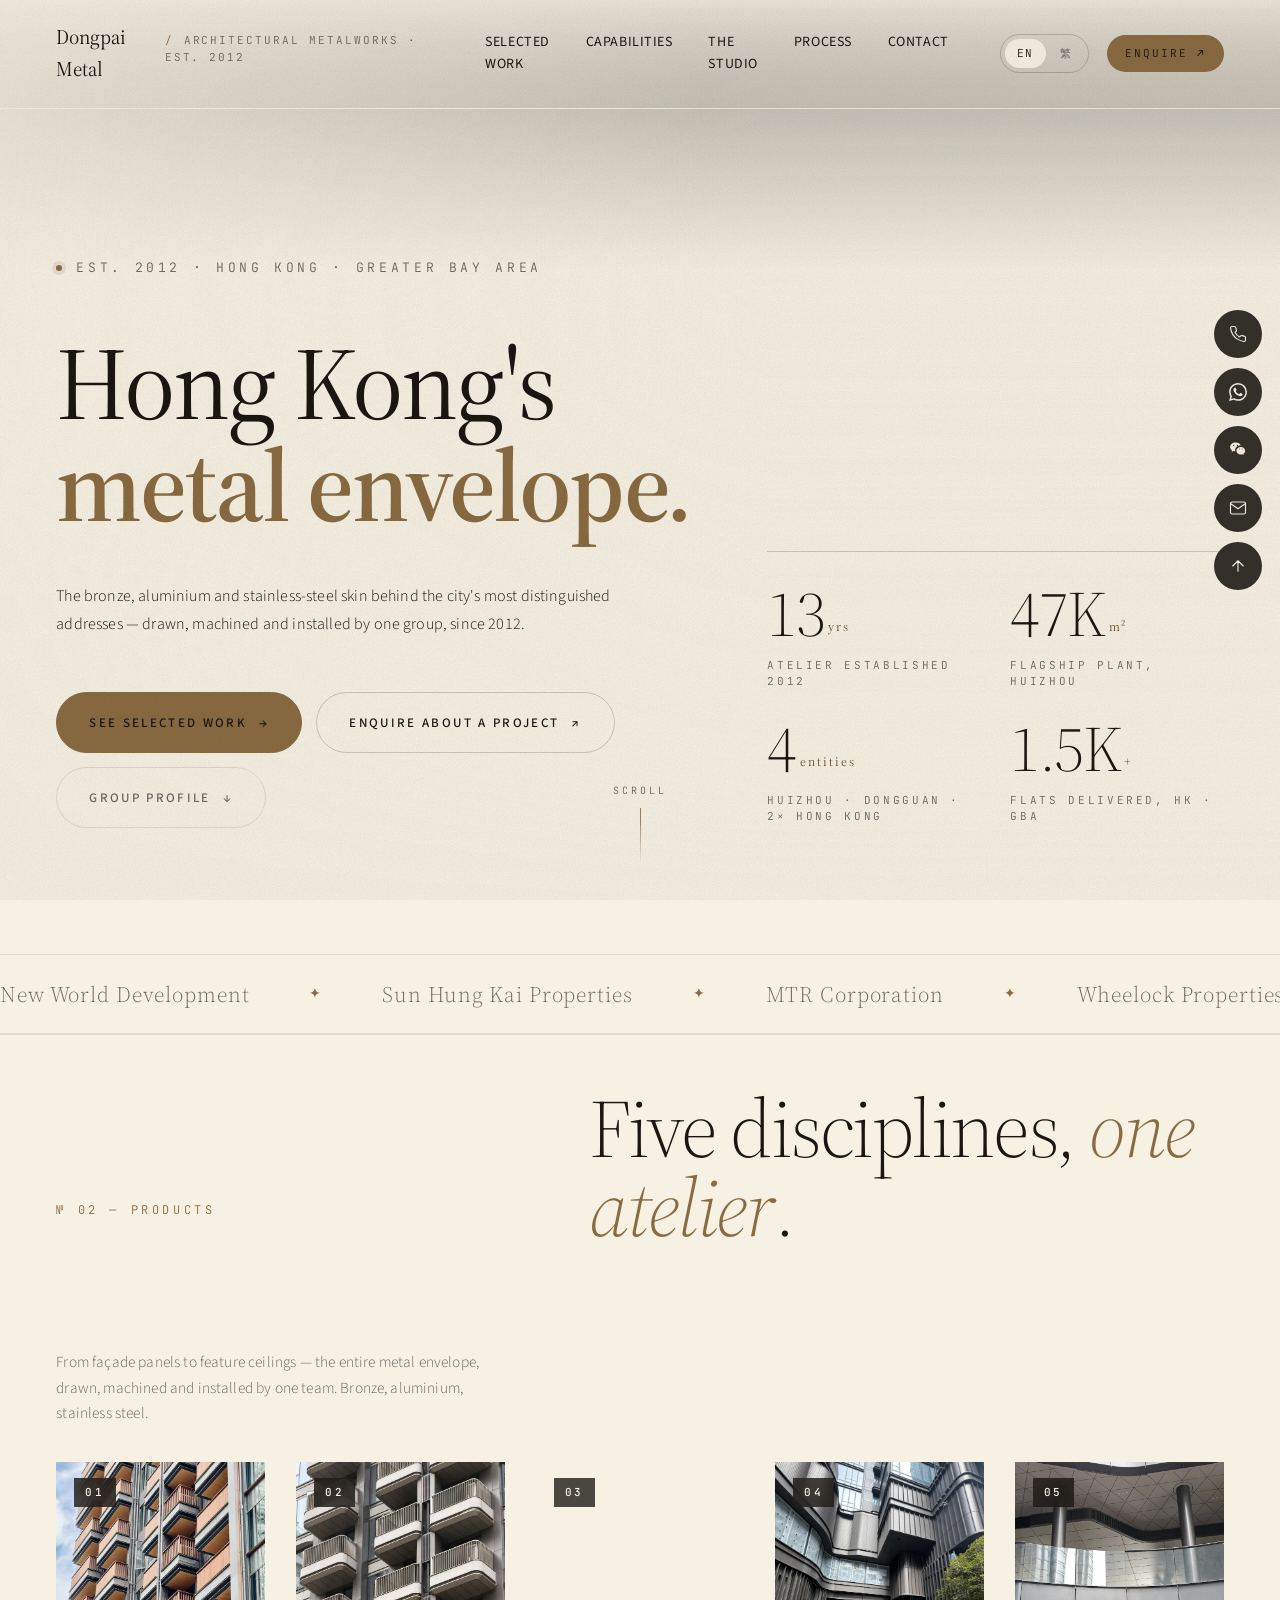
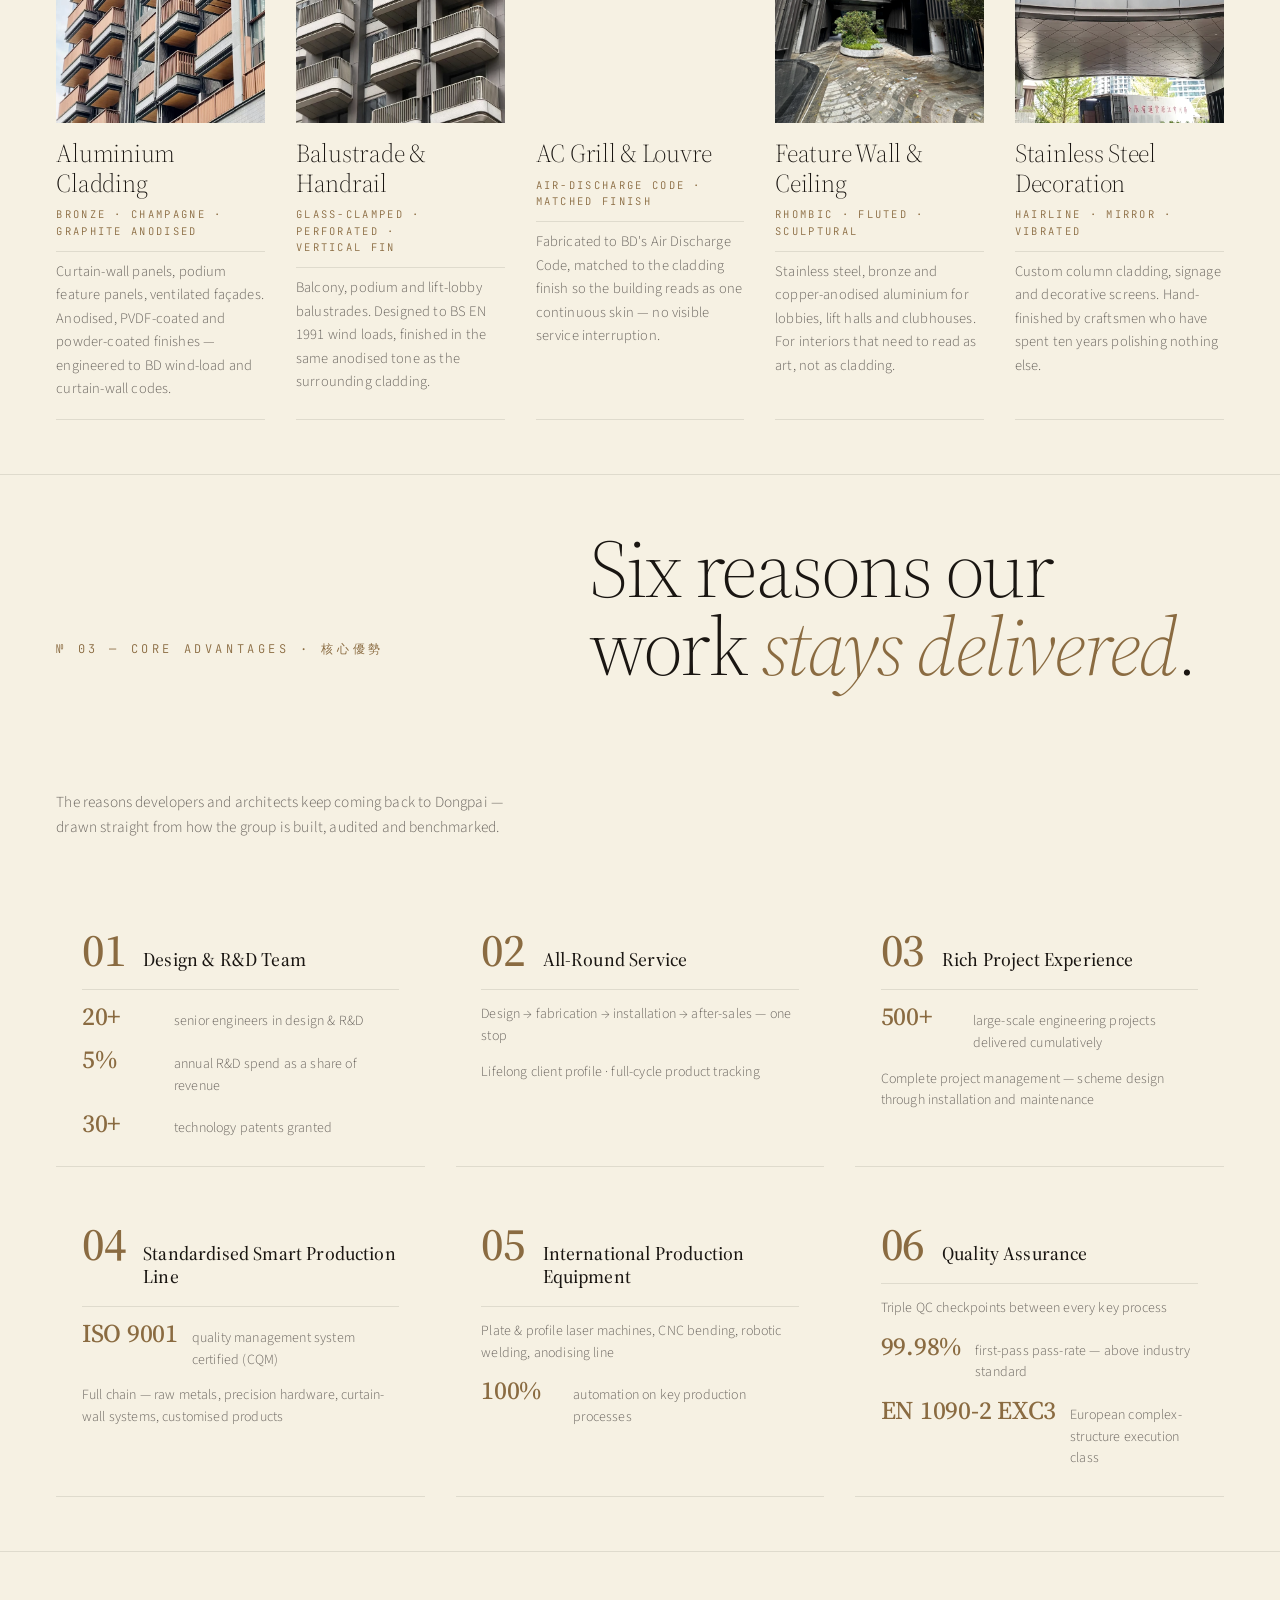
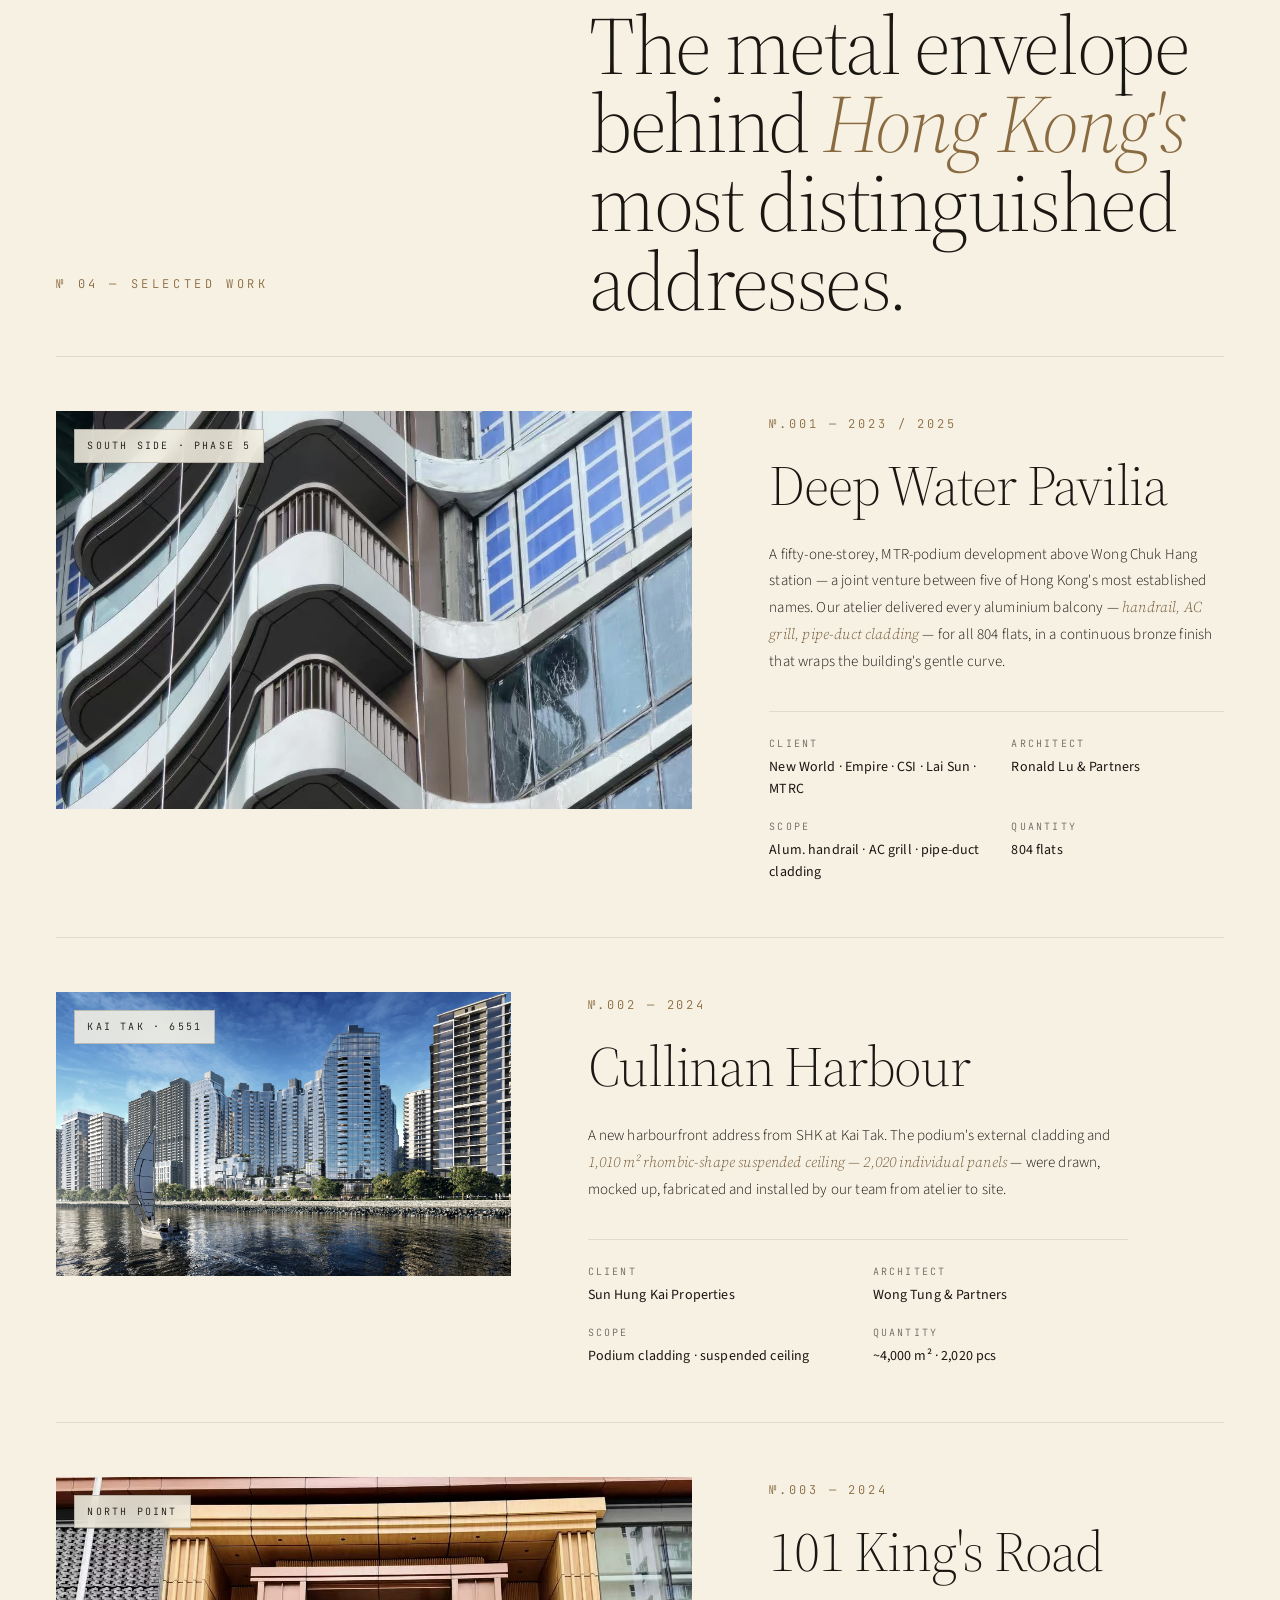
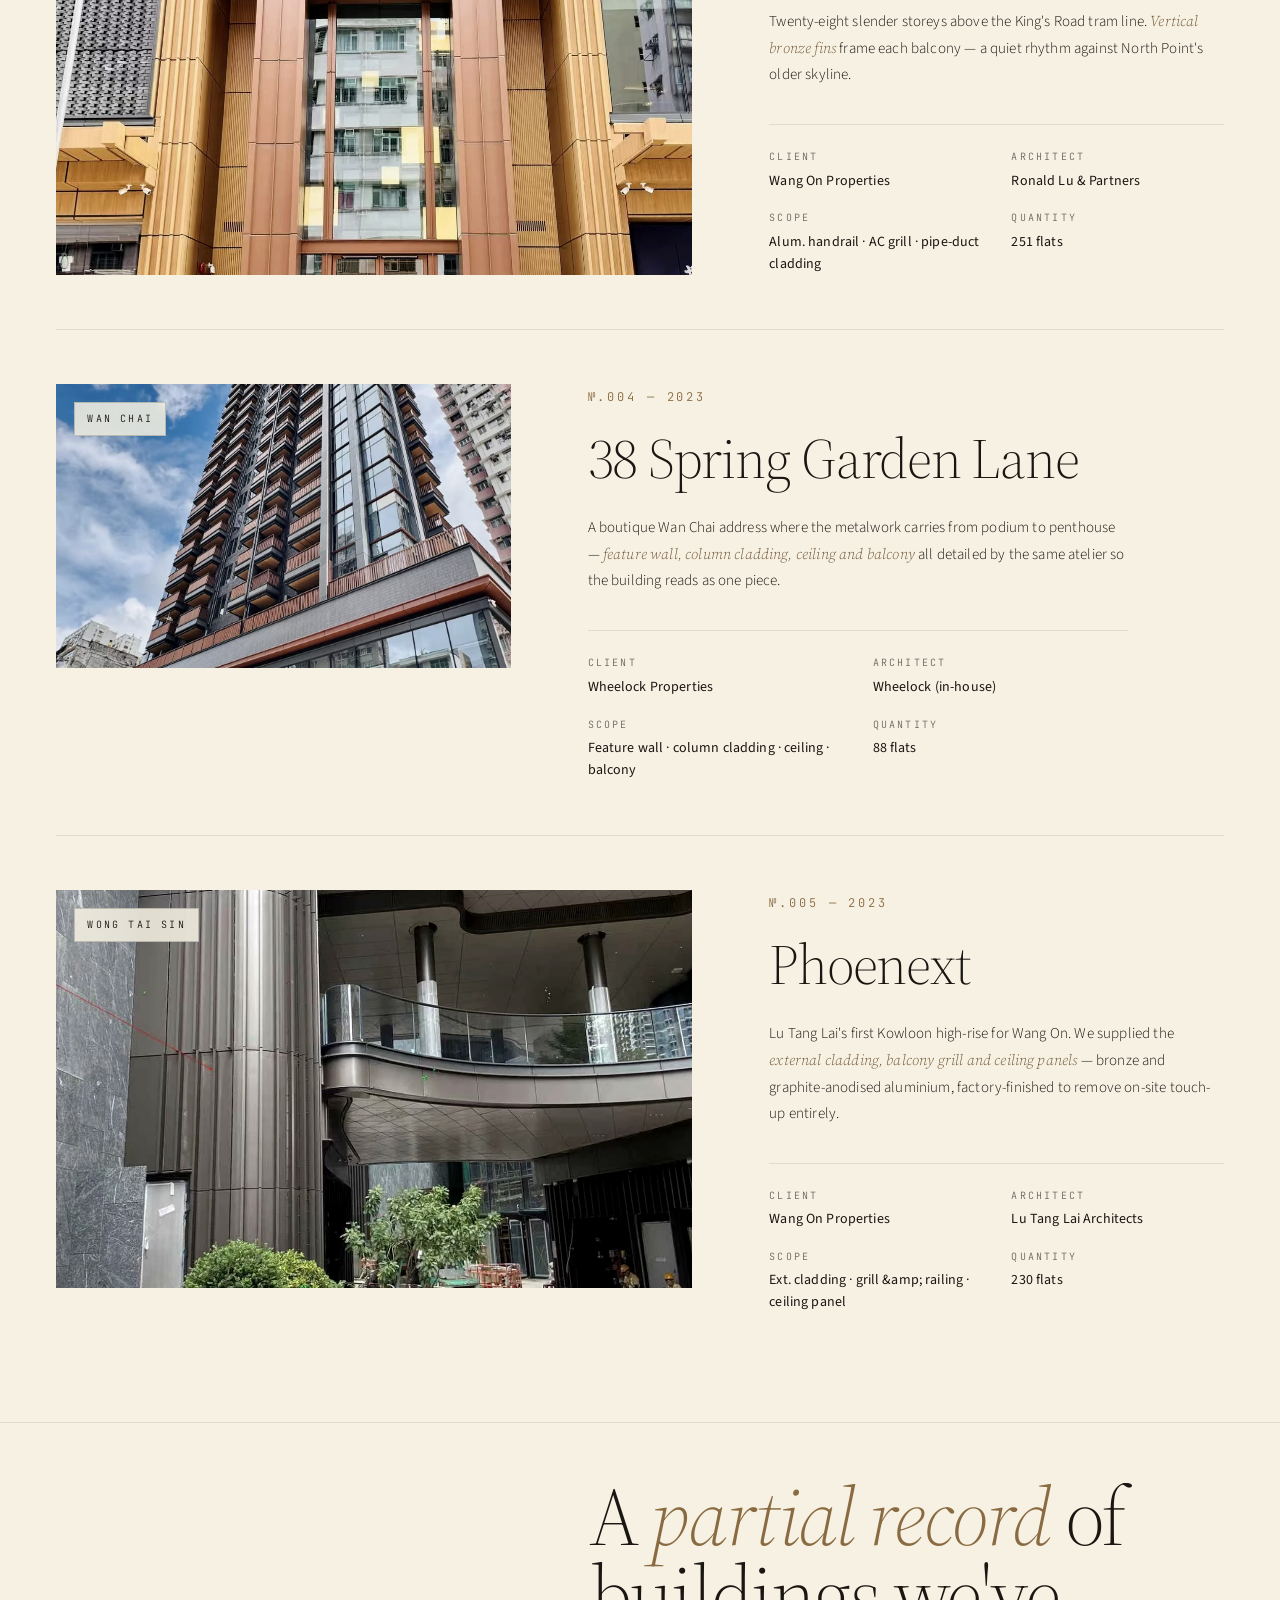
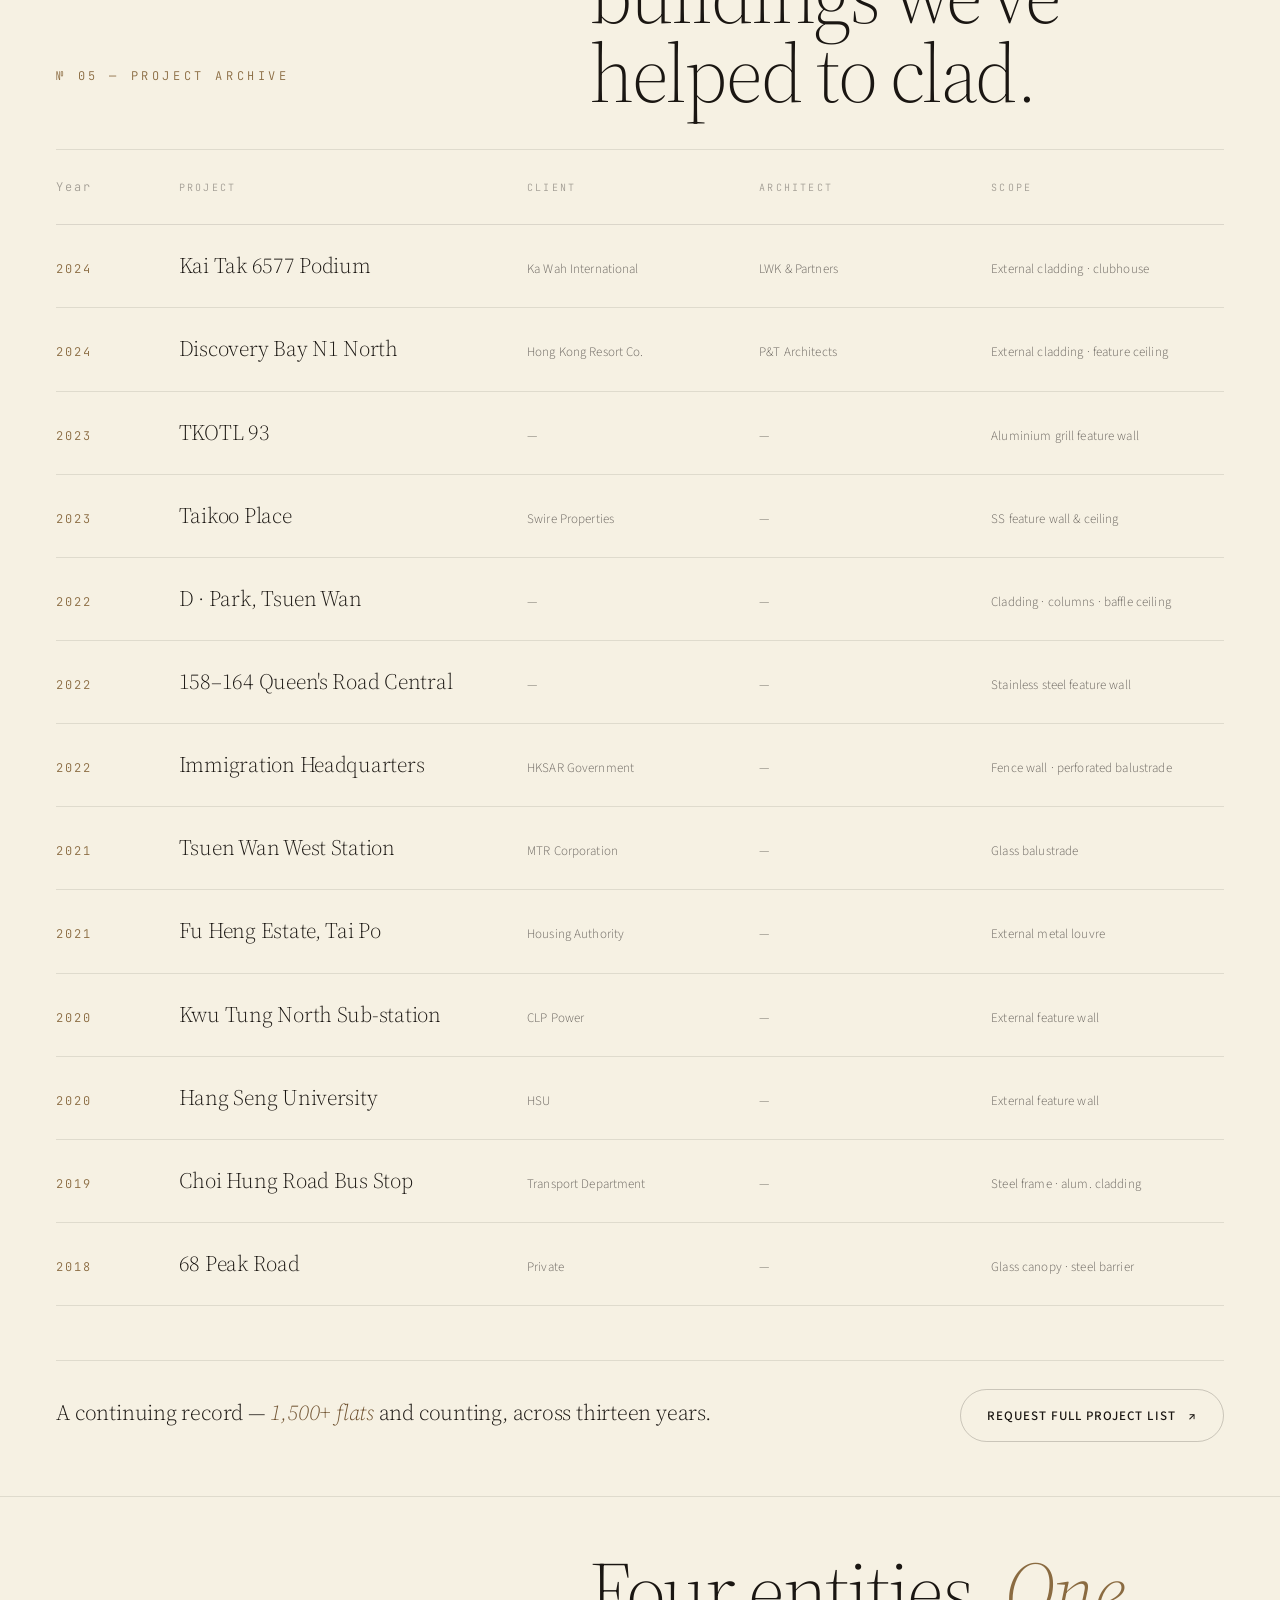
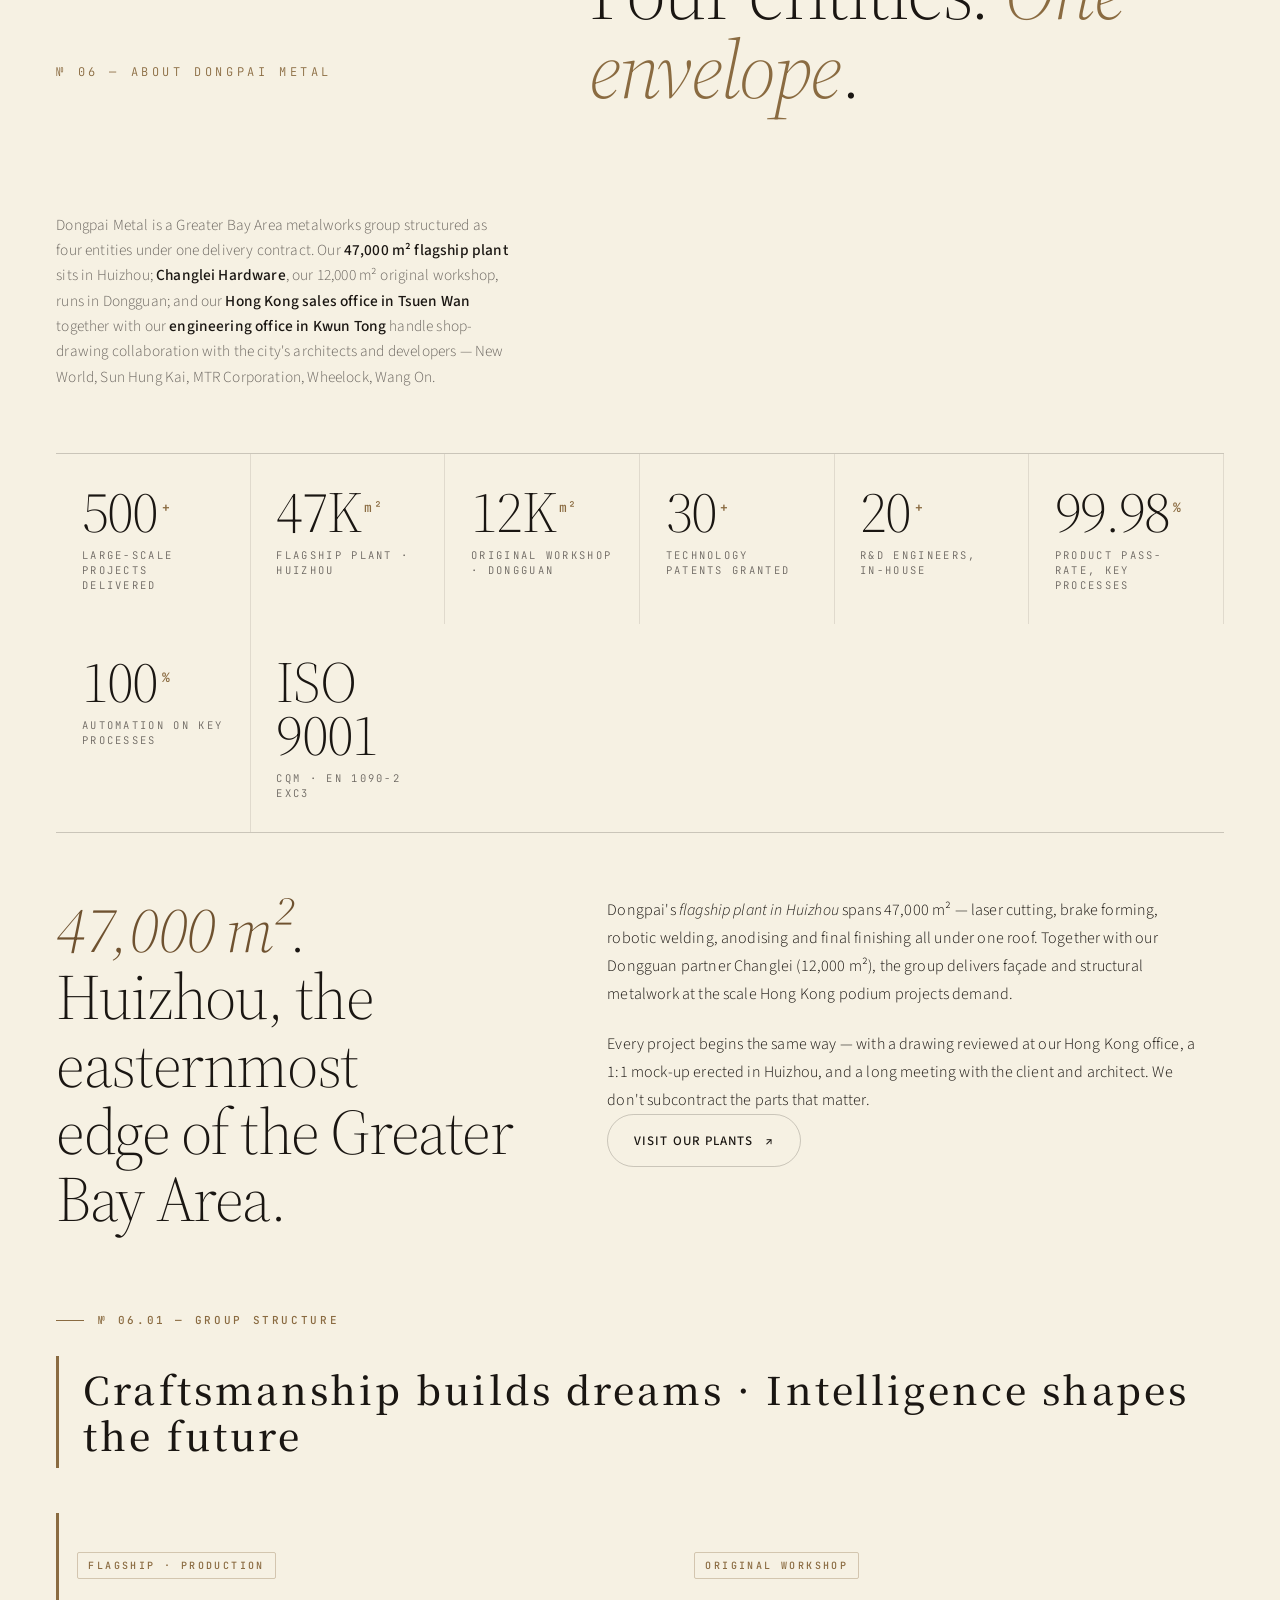
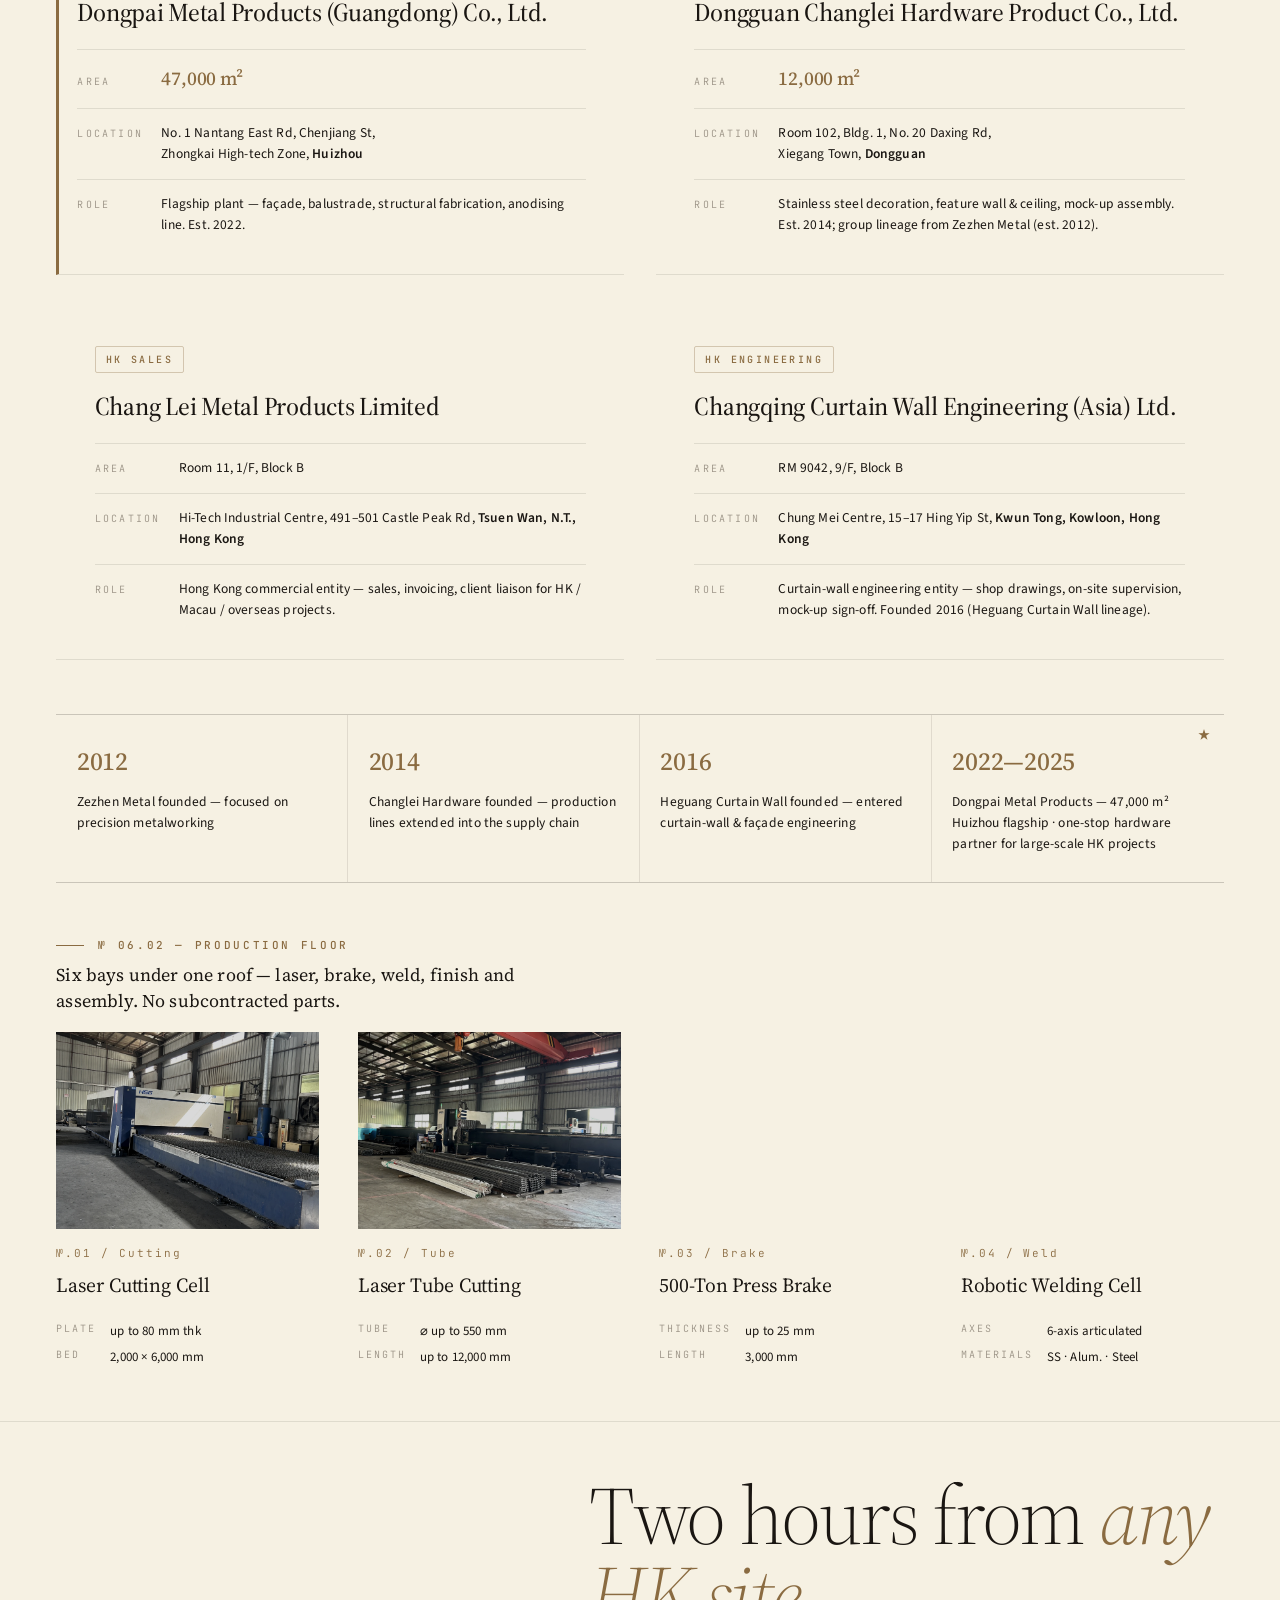
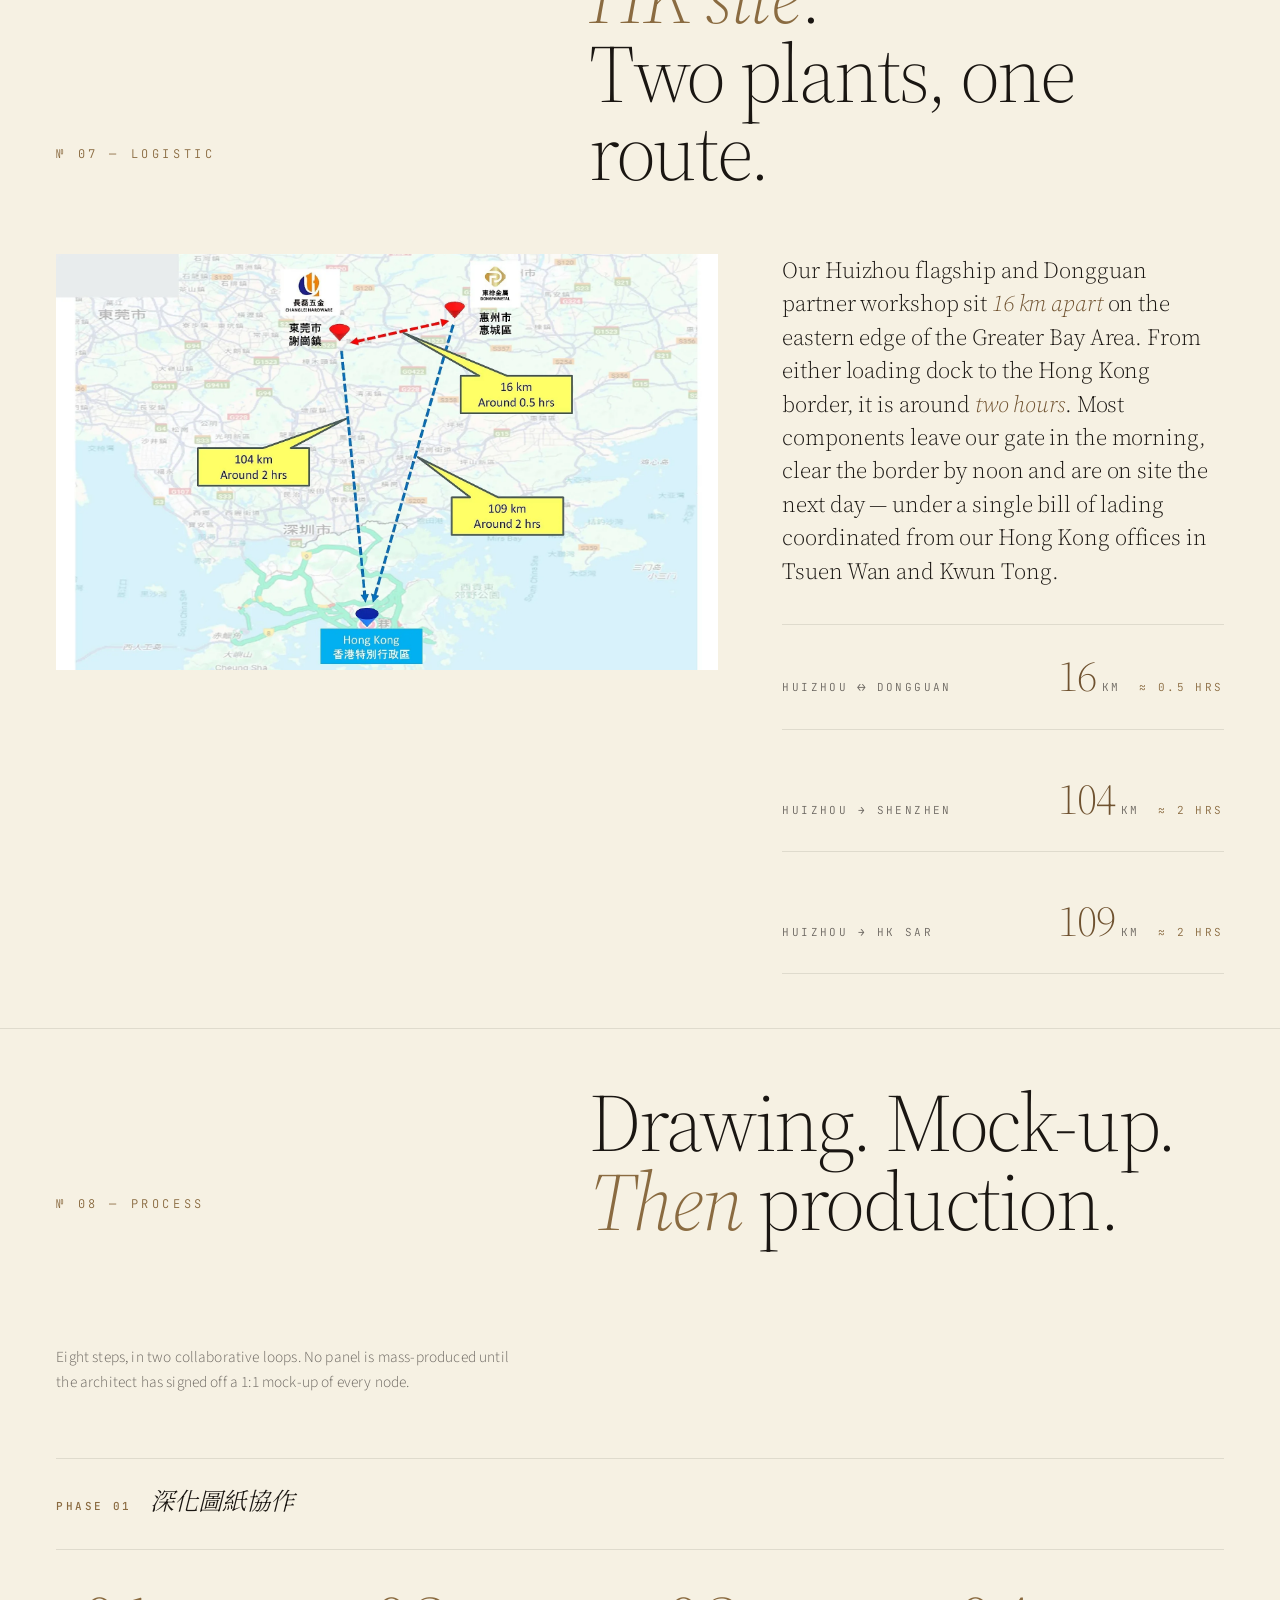
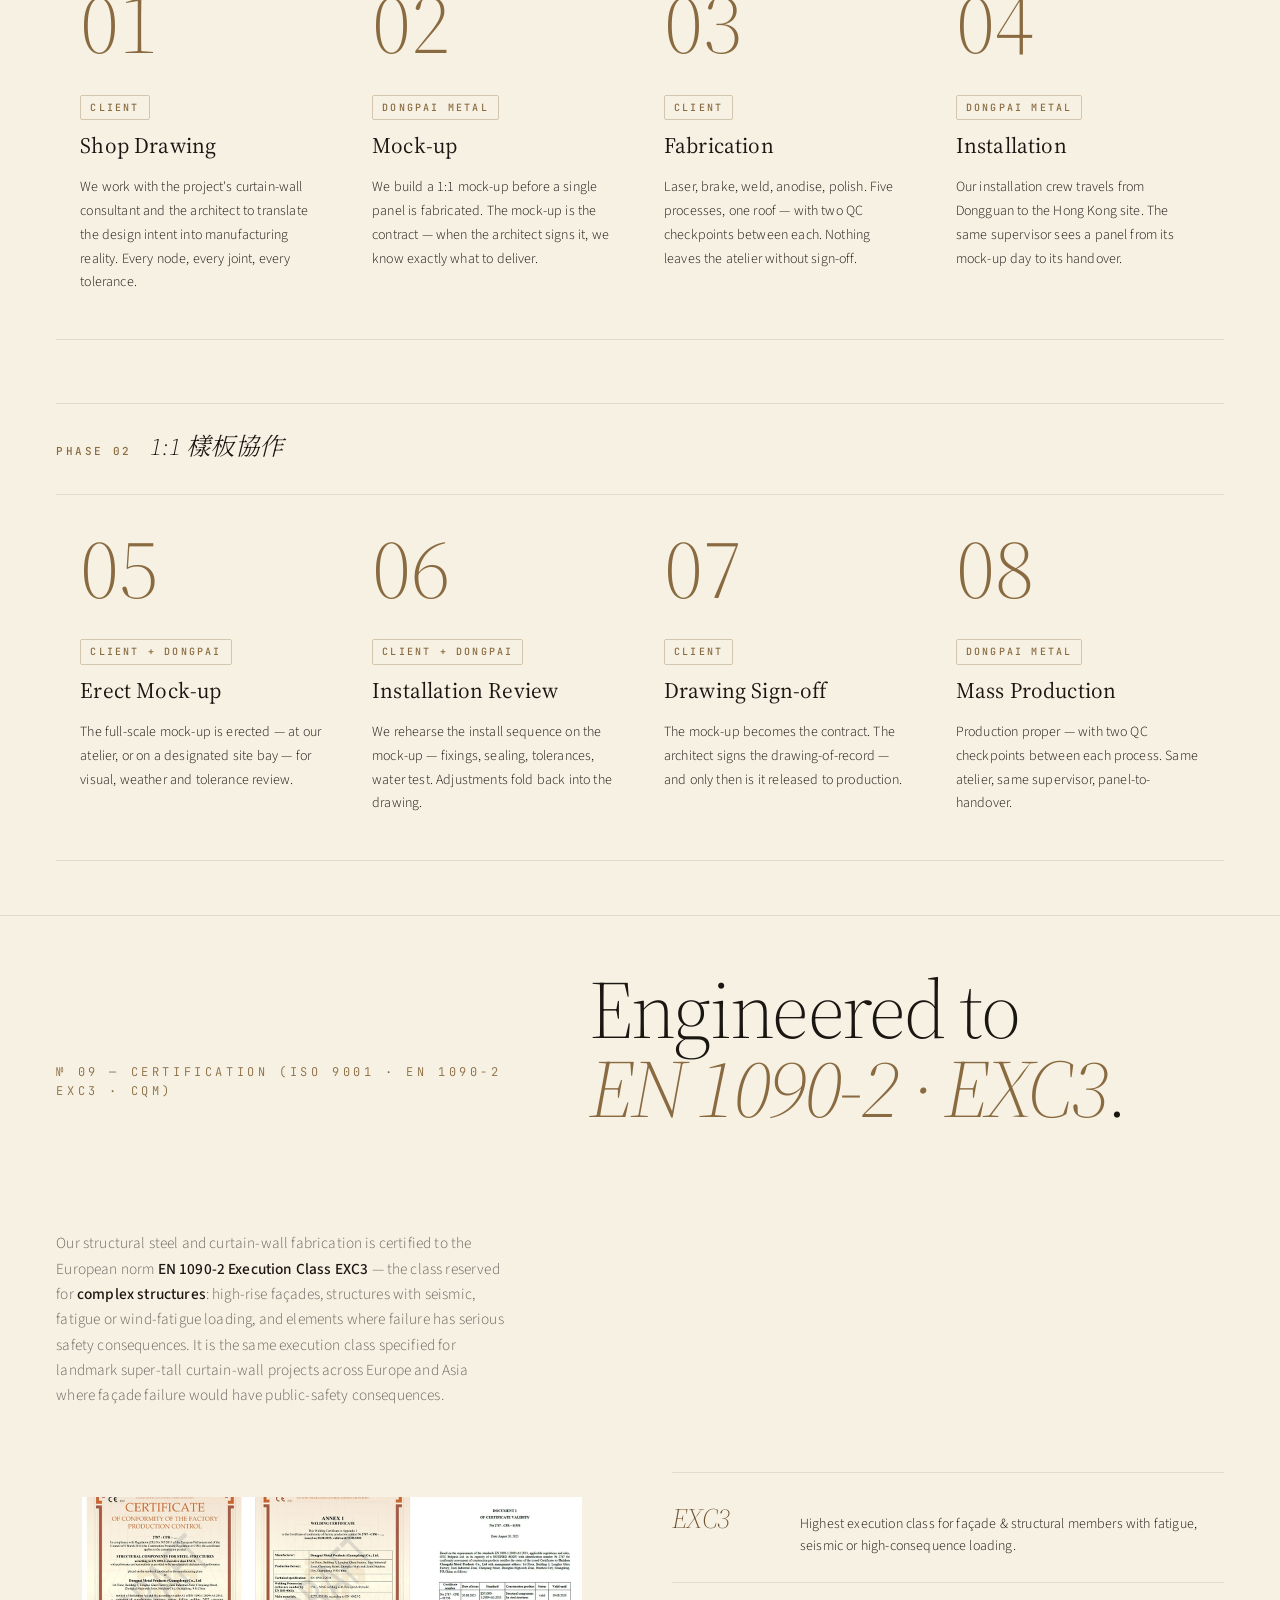
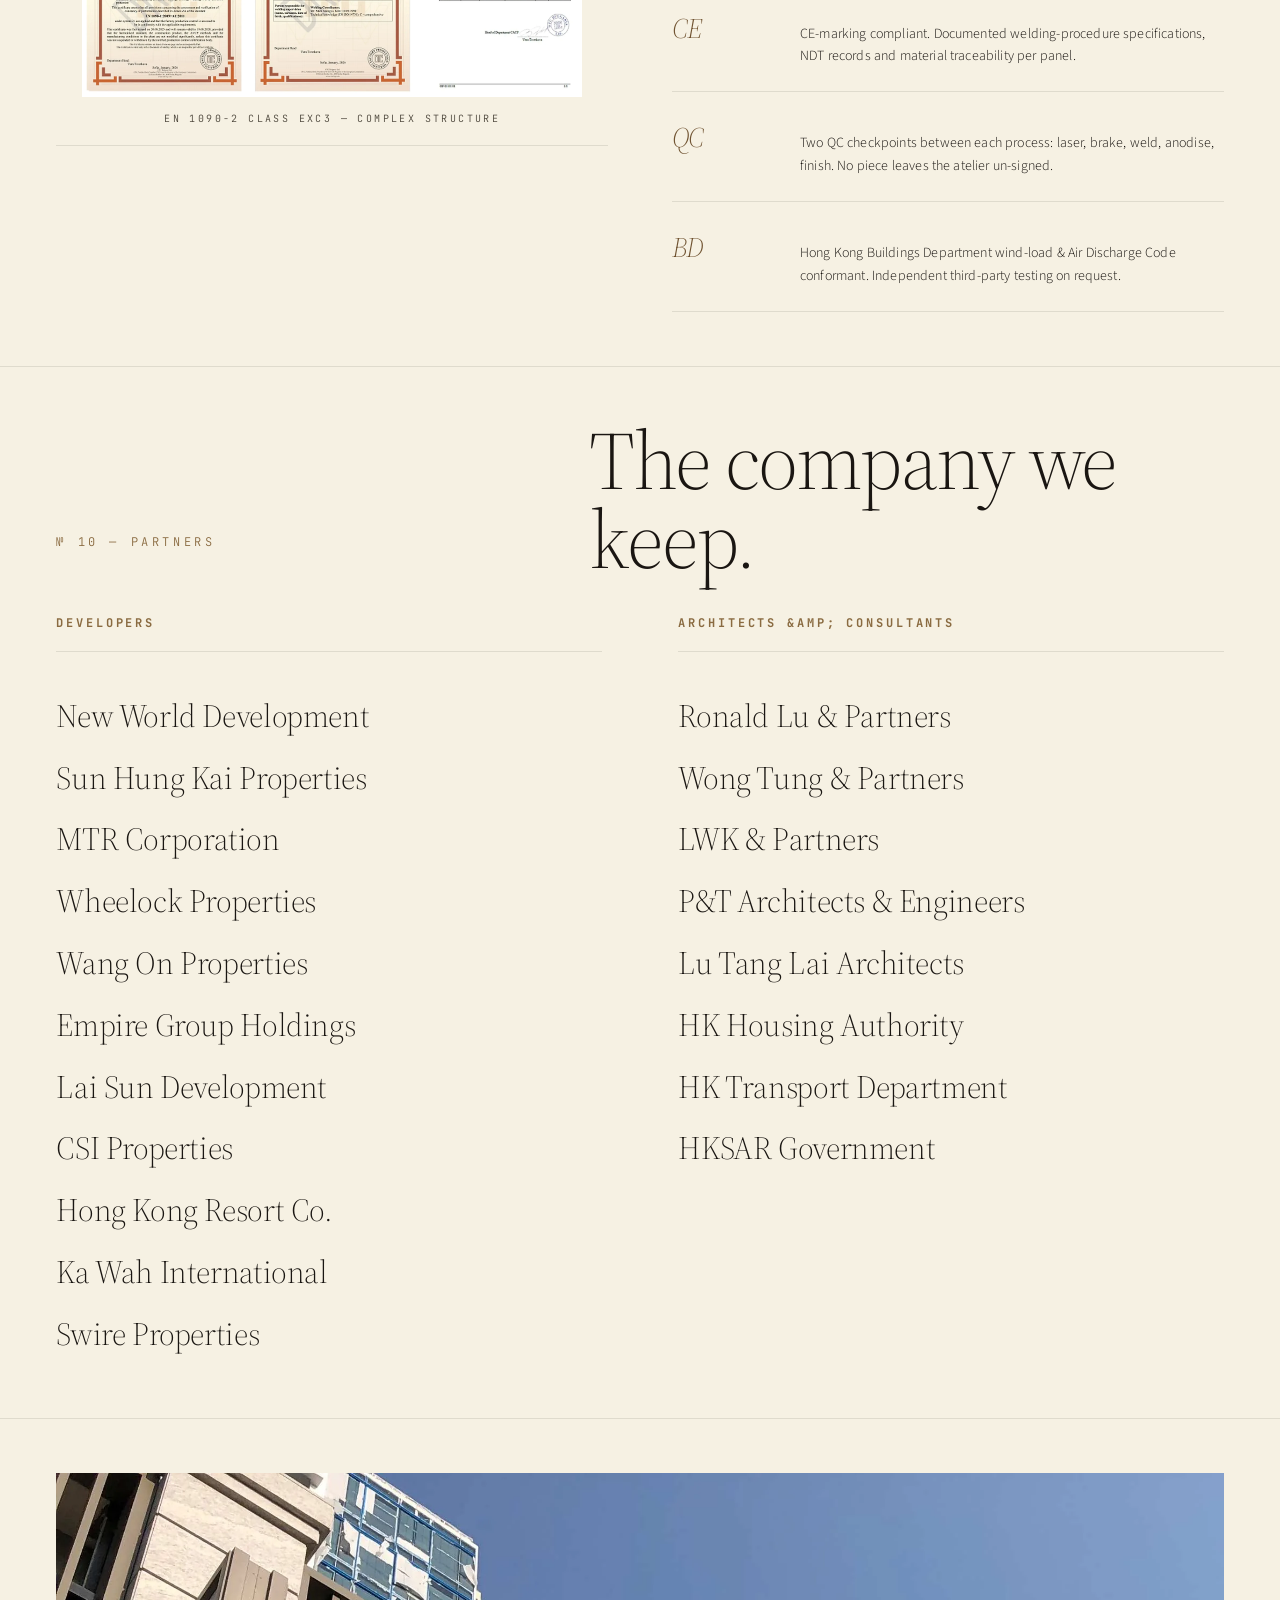
<file: index.html>
<!doctype html>
<html lang="en">
  <head>
    <meta charset="UTF-8" />
    <meta name="viewport" content="width=device-width, initial-scale=1.0" />
    <title data-i18n="title">Dongpai Metal · Architectural Metalworks Atelier for Hong Kong's Skyline</title>
    <meta
      name="description"
      data-i18n="description"
      content="Dongpai Metal Group — 47,000 m² flagship plant in Huizhou (Dongpai) + 12,000 m² original workshop in Dongguan (Changlei) + Hong Kong sales & engineering offices. Bronze, aluminium and stainless-steel façades, balustrades and feature walls for Hong Kong's most distinguished addresses since 2012."
    />
    <link rel="canonical" href="https://dongpaimetal.com/" />
    <link rel="alternate" hreflang="en" href="https://dongpaimetal.com/?lang=en" />
    <link rel="alternate" hreflang="zh-Hant" href="https://dongpaimetal.com/?lang=zh-hant" />
    <link rel="alternate" hreflang="x-default" href="https://dongpaimetal.com/" />

    <!-- Open Graph (WeChat / LinkedIn / Facebook share card) -->
    <meta property="og:site_name" content="Dongpai Metal" />
    <meta property="og:title" content="Dongpai Metal · Architectural Metalworks Atelier" />
    <meta property="og:description" content="The bronze, aluminium and stainless-steel envelope behind Hong Kong's most distinguished addresses — since 2012. 47,000 m² Huizhou flagship + 12,000 m² Dongguan workshop + Hong Kong sales & engineering." />
    <meta property="og:type" content="website" />
    <meta property="og:url" content="https://dongpaimetal.com/" />
    <meta property="og:image" content="https://dongpaimetal.com/assets/site/hero-cinematic.webp" />
    <meta property="og:image:width" content="2400" />
    <meta property="og:image:height" content="2566" />
    <meta property="og:locale" content="en_HK" />
    <meta property="og:locale:alternate" content="zh_HK" />

    <!-- Twitter Card -->
    <meta name="twitter:card" content="summary_large_image" />
    <meta name="twitter:title" content="Dongpai Metal · Hong Kong's metal envelope, since 2012" />
    <meta name="twitter:description" content="Bronze, aluminium and stainless-steel façades for the developers and architects shaping Hong Kong's skyline." />
    <meta name="twitter:image" content="https://dongpaimetal.com/assets/site/hero-cinematic.webp" />

    <!-- Favicons + PWA manifest -->
    <link rel="icon" type="image/x-icon" href="/favicon.ico" />
    <link rel="icon" type="image/png" sizes="32x32" href="/assets/icons/favicon-32.png" />
    <link rel="icon" type="image/png" sizes="16x16" href="/assets/icons/favicon-16.png" />
    <link rel="apple-touch-icon" sizes="180x180" href="/assets/icons/apple-touch-icon.png" />
    <link rel="manifest" href="/manifest.webmanifest" />
    <meta name="theme-color" content="#f6f1e3" />
    <meta name="apple-mobile-web-app-title" content="Dongpai Metal" />
    <meta name="format-detection" content="telephone=no" />

    <link rel="preconnect" href="https://fonts.googleapis.com" />
    <link rel="preconnect" href="https://fonts.gstatic.com" crossorigin />
    <link rel="stylesheet" href="styles.css?v=59" />

    <!-- Schema.org BreadcrumbList for SEO -->
    <script type="application/ld+json">
    {
      "@context": "https://schema.org",
      "@type": "BreadcrumbList",
      "itemListElement": [
        { "@type": "ListItem", "position": 1, "name": "Home", "item": "https://dongpaimetal.com/" },
        { "@type": "ListItem", "position": 2, "name": "Products", "item": "https://dongpaimetal.com/#capabilities" },
        { "@type": "ListItem", "position": 3, "name": "Selected Work", "item": "https://dongpaimetal.com/#work" },
        { "@type": "ListItem", "position": 4, "name": "Group", "item": "https://dongpaimetal.com/#studio" },
        { "@type": "ListItem", "position": 5, "name": "Contact", "item": "https://dongpaimetal.com/#contact" }
      ]
    }
    </script>

    <script type="application/ld+json">
      {
        "@context": "https://schema.org",
        "@type": "Organization",
        "name": "Dongpai Metal Group · 東排金屬集團",
        "alternateName": [
          "Dongpai Metal Products (Guangdong) Co., Ltd.",
          "東排金屬製品（廣東）有限公司",
          "Dongguan Changlei Hardware Product Co., Ltd.",
          "東莞市長磊五金製品有限公司",
          "Chang Lei Metal Products Limited",
          "香港長磊金屬製品有限公司",
          "Changqing Curtain Wall Engineering (Asia) Ltd.",
          "香港長青幕牆工程（亞洲）有限公司"
        ],
        "url": "https://dongpaimetal.com/",
        "email": "dongpaijinshu1@gmail.com",
        "telephone": ["+8618003059816", "+85296670869"],
        "slogan": "匠心筑梦 智造未来 · Craftsmanship builds dreams, intelligence shapes the future",
        "foundingDate": "2012",
        "description": "Architectural metalworks atelier delivering bronze, aluminium and stainless-steel façades, balustrades and feature walls for Hong Kong's leading developers and architects since 2012.",
        "address": [
          {
            "@type": "PostalAddress",
            "streetAddress": "No. 1 Nantang East Road, Chenjiang Street, Zhongkai High-tech Zone",
            "addressLocality": "Huizhou",
            "addressRegion": "Guangdong",
            "addressCountry": "CN"
          },
          {
            "@type": "PostalAddress",
            "streetAddress": "Room 102, Building 1, No. 20 Daxing Road, Xiegang Town",
            "addressLocality": "Dongguan",
            "addressRegion": "Guangdong",
            "addressCountry": "CN"
          },
          {
            "@type": "PostalAddress",
            "streetAddress": "Room 11, 1/F, Block B, Hi-Tech Industrial Centre, 491-501 Castle Peak Road",
            "addressLocality": "Tsuen Wan, New Territories",
            "addressCountry": "HK"
          },
          {
            "@type": "PostalAddress",
            "streetAddress": "RM 9042, 9/F, Block B, Chung Mei Centre, 15-17 Hing Yip Street",
            "addressLocality": "Kwun Tong, Kowloon",
            "addressCountry": "HK"
          }
        ],
        "knowsAbout": ["Aluminium cladding", "Balustrade and handrail", "AC grill and louvre", "Stainless steel decoration", "Architectural metalworks"]
      }
    </script>

    <!-- ════════ 追蹤代码占位 ════════ -->
    <!-- TODO Boss 拿到真 ID 后: 1) 取消下面 3 段注释; 2) 替换 G-WXQJCGZG3Q / AW-XXXXXXXXX/XXXXXXXXXX_X / your-google-verification-token 为真值 -->

    <!-- Google Search Console domain verification -->
    <!-- <meta name="google-site-verification" content="your-google-verification-token-here" /> -->

    <!-- Google Analytics 4 + Google Ads (gtag.js, Consent Mode v2 由 script.js 默认 deny) -->
    
    <script async src="https://www.googletagmanager.com/gtag/js?id=G-WXQJCGZG3Q"></script>
    <script>
      window.dataLayer = window.dataLayer || [];
      function gtag(){ dataLayer.push(arguments); }
      gtag('js', new Date());
      gtag('config', 'G-WXQJCGZG3Q');         // ← 替换 GA4 measurement ID
      gtag('config', 'AW-XXXXXXXXX');         // ← 替换 Google Ads conversion ID
    </script>

  </head>
  <body id="top">
    <!-- ════════ HEADER ════════ -->
    <header class="site-header" data-elevated="false">
      <a class="brand" href="#top" aria-label="Dongpai Metal — home">
        <span class="brand-name" data-i18n="brandName">Dongpai Metal</span>
        <span class="brand-meta" data-i18n="brandMeta">Architectural Metalworks · Est. 2012</span>
      </a>

      <nav class="desktop-nav" aria-label="Primary">
        <a href="#work" data-i18n="navWork">Selected Work</a>
        <a href="#capabilities" data-i18n="navCapabilities">Capabilities</a>
        <a href="#studio" data-i18n="navStudio">The Studio</a>
        <a href="#process" data-i18n="navProcess">Process</a>
        <a href="#contact" data-i18n="navContact">Contact</a>
      </nav>

      <div class="header-tools">
        <div class="lang-switch" role="tablist" aria-label="Language">
          <button type="button" data-lang="en" aria-pressed="true">EN</button>
          <button type="button" data-lang="zh-hant" aria-pressed="false">繁</button>
        </div>
        <a class="header-cta" href="#contact" data-i18n="navEnquire">Enquire ↗</a>
        <button class="menu-toggle" id="menu-toggle" aria-label="Open menu" aria-controls="mobile-nav">
          <svg viewBox="0 0 16 16" fill="none" stroke="currentColor" stroke-width="1.2">
            <path d="M1 4h14M1 8h14M1 12h14" />
          </svg>
        </button>
      </div>
    </header>

    <nav class="mobile-nav" id="mobile-nav" data-open="false" aria-label="Mobile">
      <button class="close" id="menu-close" aria-label="Close menu">
        <svg viewBox="0 0 16 16" fill="none" stroke="currentColor" stroke-width="1.2"><path d="M2 2l12 12M14 2L2 14" /></svg>
      </button>
      <a href="#work" data-i18n="navWork">Selected Work</a>
      <a href="#capabilities" data-i18n="navCapabilities">Capabilities</a>
      <a href="#studio" data-i18n="navStudio">The Studio</a>
      <a href="#process" data-i18n="navProcess">Process</a>
      <a href="#contact" data-i18n="navContact">Contact</a>
    </nav>

    <main>
      <!-- ════════ HERO ════════ -->
      <section class="hero">
        <!-- Hero media: single static cinematic image with subtle Ken Burns zoom.
             Previously rotated 4 images including the busy factory collage which
             made the hero feel like a slideshow ad. -->
        <div class="hero-media hero-media-single" aria-hidden="true">
          <img src="assets/site/inspiration/mood-bronze-wave.webp" class="hero-img is-active" alt="" width="1600" height="926" />
        </div>
        <div class="hero-veil" aria-hidden="true"></div>

        <div class="hero-inner">
          <div>
            <div class="hero-eyebrow">
              <span class="dot"></span>
              <span class="eyebrow" data-i18n="heroEyebrow">Est. 2012 · Hong Kong · Greater Bay Area</span>
            </div>

            <h1 class="hero-title" data-i18n-html="heroTitle">
              <span class="line">Hong Kong's</span>
              <span class="line"><em>metal envelope.</em></span>
            </h1>

            <p class="hero-copy" data-i18n="heroCopy">
              The bronze, aluminium and stainless-steel skin behind the city's most distinguished addresses — drawn, machined and installed by one group, since 2012.
            </p>

            <div class="hero-actions">
              <a class="btn btn-primary" href="#work">
                <span data-i18n="heroPrimary">Selected Work</span>
                <span class="arrow">→</span>
              </a>
              <a class="btn" href="#contact">
                <span data-i18n="heroSecondary">Enquire</span>
                <span class="arrow">↗</span>
              </a>
              <a class="btn btn-ghost" href="assets/pdf/Dongpai-Metal-Group-Profile.pdf" download target="_blank">
                <span data-i18n="heroPdf">Group Profile</span>
                <span class="arrow">↓</span>
              </a>
            </div>
          </div>

          <aside class="hero-aside" aria-label="Studio metrics">
            <div class="hero-metrics">
              <div class="hero-metric">
                <span class="v">13<em data-i18n="metric1Unit">yrs</em></span>
                <span class="l" data-i18n="metricYears">Atelier established 2012</span>
              </div>
              <div class="hero-metric">
                <span class="v">47K<em data-i18n="metric2Unit">m²</em></span>
                <span class="l" data-i18n="metricArea">Flagship facility, Huizhou</span>
              </div>
              <div class="hero-metric">
                <span class="v">4<em data-i18n="metric3Unit">entities</em></span>
                <span class="l" data-i18n="metricTeam">Huizhou · Dongguan · 2× Hong Kong</span>
              </div>
              <div class="hero-metric">
                <span class="v">1.5K<em data-i18n="metric4Unit">+</em></span>
                <span class="l" data-i18n="metricFlats">Flats delivered, HK · GBA</span>
              </div>
            </div>
          </aside>
        </div>

        <div class="hero-scroll" aria-hidden="true">
          <span data-i18n="heroScroll">Scroll</span>
          <span class="pipe"></span>
        </div>
      </section>

      <!-- ════════ MARQUEE — clients banner ════════ -->
      <div class="marquee" aria-hidden="true">
        <div class="marquee-track">
          <span class="marquee-item">New World Development</span>
          <span class="marquee-item">Sun Hung Kai Properties</span>
          <span class="marquee-item">MTR Corporation</span>
          <span class="marquee-item">Wheelock Properties</span>
          <span class="marquee-item">Wang On Properties</span>
          <span class="marquee-item">Ronald Lu &amp; Partners</span>
          <span class="marquee-item">Wong Tung &amp; Partners</span>
          <span class="marquee-item">LWK &amp; Partners</span>
          <span class="marquee-item">P&amp;T Architects</span>
          <span class="marquee-item">Empire Group</span>
          <span class="marquee-item">Lai Sun Development</span>
          <!-- duplicate for seamless loop -->
          <span class="marquee-item">New World Development</span>
          <span class="marquee-item">Sun Hung Kai Properties</span>
          <span class="marquee-item">MTR Corporation</span>
          <span class="marquee-item">Wheelock Properties</span>
          <span class="marquee-item">Wang On Properties</span>
          <span class="marquee-item">Ronald Lu &amp; Partners</span>
          <span class="marquee-item">Wong Tung &amp; Partners</span>
          <span class="marquee-item">LWK &amp; Partners</span>
          <span class="marquee-item">P&amp;T Architects</span>
          <span class="marquee-item">Empire Group</span>
          <span class="marquee-item">Lai Sun Development</span>
        </div>
      </div>

      <!-- ════════ PRODUCTS (formerly Capabilities) ════════ -->
      <section class="products" id="capabilities">
        <div class="section-inner">
          <div class="section-head" data-reveal>
            <p class="section-num">№ 02 — Products</p>
            <h2 class="section-title" data-i18n-html="capabilitiesTitle">
              Five disciplines, <em>one atelier</em>.
            </h2>
            <p class="section-lead" data-reveal data-i18n="productsLead">
              From façade panels to feature ceilings — the entire metal envelope, drawn, machined and installed by one team. Bronze, aluminium, stainless steel.
            </p>
          </div>

          <!-- Capabilities: 5 equal cards, each ONE single photo per module
               (per user feedback: "一个模块里只放一张图, 不是放很多") -->
          <div class="products-grid">
            <article class="product-card" data-reveal data-stagger>
              <figure class="product-img"><img class="ph-img" src="assets/site/uploads/cap1.webp" alt="Aluminium cladding photo" loading="lazy" decoding="async" onerror="this.style.display='none';this.nextElementSibling.style.display='block'" /><div class="img-placeholder" aria-hidden="true"></div>
                <span class="product-num">01</span>
              </figure>
              <div class="product-info">
                <h3 class="product-title" data-i18n-html="cap1Title">
                  Aluminium Cladding
                  <span class="zh">鋁合金外牆包覆</span>
                </h3>
                <p class="product-meta" data-i18n-html="cap1Meta">
                  Bronze · Champagne · Graphite Anodised
                </p>
                <p class="product-desc" data-i18n="cap1Desc">
                  Curtain-wall panels, podium feature panels, ventilated façades. Anodised, PVDF-coated and powder-coated finishes — engineered to BD wind-load and curtain-wall codes.
                </p>
              </div>
            </article>

            <article class="product-card" data-reveal data-stagger>
              <figure class="product-img"><img class="ph-img" src="assets/site/uploads/cap2.webp" alt="Balustrade & handrail photo" loading="lazy" decoding="async" onerror="this.style.display='none';this.nextElementSibling.style.display='block'" /><div class="img-placeholder" aria-hidden="true"></div>
                <span class="product-num">02</span>
              </figure>
              <div class="product-info">
                <h3 class="product-title" data-i18n-html="cap2Title">
                  Balustrade &amp; Handrail
                  <span class="zh">欄杆與扶手</span>
                </h3>
                <p class="product-meta" data-i18n-html="cap2Meta">
                  Glass-clamped · Perforated · Vertical Fin
                </p>
                <p class="product-desc" data-i18n="cap2Desc">
                  Balcony, podium and lift-lobby balustrades. Designed to BS EN 1991 wind loads, finished in the same anodised tone as the surrounding cladding.
                </p>
              </div>
            </article>

            <article class="product-card" data-reveal data-stagger>
              <figure class="product-img"><img class="ph-img" src="assets/site/uploads/cap3.webp" alt="AC grill & louvre photo" loading="lazy" decoding="async" onerror="this.style.display='none';this.nextElementSibling.style.display='block'" /><div class="img-placeholder" aria-hidden="true"></div>
                <span class="product-num">03</span>
              </figure>
              <div class="product-info">
                <h3 class="product-title" data-i18n-html="cap3Title">
                  AC Grill &amp; Louvre
                  <span class="zh">空調格柵與百葉</span>
                </h3>
                <p class="product-meta" data-i18n-html="cap3Meta">
                  BD Air-Discharge Code · Matched Finish
                </p>
                <p class="product-desc" data-i18n="cap3Desc">
                  Fabricated to BD's Air Discharge Code, matched to the cladding finish so the building reads as one continuous skin — no visible service interruption.
                </p>
              </div>
            </article>

            <article class="product-card" data-reveal data-stagger>
              <figure class="product-img"><img class="ph-img" src="assets/site/uploads/cap4.webp" alt="Feature wall & ceiling photo" loading="lazy" decoding="async" onerror="this.style.display='none';this.nextElementSibling.style.display='block'" /><div class="img-placeholder" aria-hidden="true"></div>
                <span class="product-num">04</span>
              </figure>
              <div class="product-info">
                <h3 class="product-title" data-i18n-html="cap4Title">
                  Feature Wall &amp; Ceiling
                  <span class="zh">特色裝飾牆與吊頂</span>
                </h3>
                <p class="product-meta" data-i18n-html="cap4Meta">
                  Rhombic · Fluted · Sculptural
                </p>
                <p class="product-desc" data-i18n="cap4Desc">
                  Stainless steel, bronze and copper-anodised aluminium for lobbies, lift halls and clubhouses. For interiors that need to read as art, not as cladding.
                </p>
              </div>
            </article>

            <article class="product-card" data-reveal data-stagger>
              <figure class="product-img"><img class="ph-img" src="assets/site/uploads/cap5.webp" alt="Stainless steel decoration photo" loading="lazy" decoding="async" onerror="this.style.display='none';this.nextElementSibling.style.display='block'" /><div class="img-placeholder" aria-hidden="true"></div>
                <span class="product-num">05</span>
              </figure>
              <div class="product-info">
                <h3 class="product-title" data-i18n-html="cap5Title">
                  Stainless Steel Decoration
                  <span class="zh">不鏽鋼裝飾</span>
                </h3>
                <p class="product-meta" data-i18n-html="cap5Meta">
                  Hairline · Mirror · Vibrated
                </p>
                <p class="product-desc" data-i18n="cap5Desc">
                  Custom column cladding, signage and decorative screens. Hand-finished by craftsmen who have spent ten years polishing nothing else.
                </p>
              </div>
            </article>
          </div>
        </div>
      </section>

      <!-- ════════ CORE ADVANTAGES (from PDF P-05) ════════ -->
      <section class="advantages" id="advantages">
        <div class="section-inner">
          <div class="section-head" data-reveal>
            <p class="section-num">№ 03 — Core Advantages · 核心優勢</p>
            <h2 class="section-title" data-i18n-html="advTitle">
              Six reasons our work <em>stays delivered</em>.
            </h2>
            <p class="section-lead" data-reveal data-i18n="advLead">
              The reasons developers and architects keep coming back to Dongpai — drawn straight from how the group is built, audited and benchmarked.
            </p>
          </div>

          <div class="adv-grid">
            <article class="adv-card" data-reveal data-stagger>
              <div class="adv-head">
                <span class="adv-num">01</span>
                <h3 data-i18n-html="adv1Title">Design &amp; R&amp;D Team<span class="zh">專業設計研發團隊</span></h3>
              </div>
              <ul class="adv-points">
                <li><strong>20+</strong> <span data-i18n="adv1P1">senior engineers in design &amp; R&amp;D</span></li>
                <li><strong>5%</strong> <span data-i18n="adv1P2">annual R&amp;D spend as a share of revenue</span></li>
                <li><strong>30+</strong> <span data-i18n="adv1P3">technology patents granted</span></li>
              </ul>
            </article>

            <article class="adv-card" data-reveal data-stagger>
              <div class="adv-head">
                <span class="adv-num">02</span>
                <h3 data-i18n-html="adv2Title">All-Round Service<span class="zh">全方位優質服務</span></h3>
              </div>
              <ul class="adv-points">
                <li><span data-i18n="adv2P1">Design → fabrication → installation → after-sales — one stop</span></li>
                <li><span data-i18n="adv2P2">Lifelong client profile · full-cycle product tracking</span></li>
              </ul>
            </article>

            <article class="adv-card" data-reveal data-stagger>
              <div class="adv-head">
                <span class="adv-num">03</span>
                <h3 data-i18n-html="adv3Title">Rich Project Experience<span class="zh">豐富的工程項目經驗</span></h3>
              </div>
              <ul class="adv-points">
                <li><strong>500+</strong> <span data-i18n="adv3P1">large-scale engineering projects delivered cumulatively</span></li>
                <li><span data-i18n="adv3P2">Complete project management — scheme design through installation and maintenance</span></li>
              </ul>
            </article>

            <article class="adv-card" data-reveal data-stagger>
              <div class="adv-head">
                <span class="adv-num">04</span>
                <h3 data-i18n-html="adv4Title">Standardised Smart Production Line<span class="zh">標準化智能生產線</span></h3>
              </div>
              <ul class="adv-points">
                <li><strong>ISO 9001</strong> <span data-i18n="adv4P1">quality management system certified (CQM)</span></li>
                <li><span data-i18n="adv4P2">Full chain — raw metals, precision hardware, curtain-wall systems, customised products</span></li>
              </ul>
            </article>

            <article class="adv-card" data-reveal data-stagger>
              <div class="adv-head">
                <span class="adv-num">05</span>
                <h3 data-i18n-html="adv5Title">International Production Equipment<span class="zh">國際先進生產設備</span></h3>
              </div>
              <ul class="adv-points">
                <li><span data-i18n="adv5P1">Plate &amp; profile laser machines, CNC bending, robotic welding, anodising line</span></li>
                <li><strong>100%</strong> <span data-i18n="adv5P2">automation on key production processes</span></li>
              </ul>
            </article>

            <article class="adv-card" data-reveal data-stagger>
              <div class="adv-head">
                <span class="adv-num">06</span>
                <h3 data-i18n-html="adv6Title">Quality Assurance<span class="zh">卓越的產品品質保障</span></h3>
              </div>
              <ul class="adv-points">
                <li><span data-i18n="adv6P1">Triple QC checkpoints between every key process</span></li>
                <li><strong>99.98%</strong> <span data-i18n="adv6P2">first-pass pass-rate — above industry standard</span></li>
                <li><strong>EN 1090-2 EXC3</strong> <span data-i18n="adv6P3">European complex-structure execution class</span></li>
              </ul>
            </article>
          </div>
        </div>
      </section>

      <!-- ════════ SELECTED WORK ════════ -->
      <section class="work" id="work">
        <div class="section-inner">
          <div class="section-head" data-reveal>
            <p class="section-num">№ 04 — Selected Work</p>
            <h2 class="section-title" data-i18n-html="workTitle">
              The metal envelope behind <em>Hong Kong's</em> most distinguished addresses.
            </h2>
          </div>

          <!-- 001 — Deep Water Pavilia -->
          <article class="work-spread" data-reveal>
            <a class="work-img-link" href="work/deep-water-pavilia.html" aria-label="View deep-water-pavilia project page"><figure class="work-img">
              <span class="work-img-tag" data-i18n="work1Tag">South Side · Phase 5</span>
              <img class="ph-img" src="assets/site/uploads/work1.webp" alt="Deep Water Pavilia photo" loading="lazy" decoding="async" onerror="this.style.display='none';this.nextElementSibling.style.display='block'" /><div class="img-placeholder" aria-hidden="true"></div>
            </figure></a>
            <div class="work-info">
              <span class="num">№.001 — 2023 / 2025</span>
              <h3 data-i18n-html="work1H3">
                Deep Water Pavilia
              </h3>
              <p class="copy" data-i18n-html="work1Copy">
                A fifty-one-storey, MTR-podium development above Wong Chuk Hang station — a joint venture between five of Hong Kong's most established names. Our atelier delivered every aluminium balcony — <em>handrail, AC grill, pipe-duct cladding</em> — for all 804 flats, in a continuous bronze finish that wraps the building's gentle curve.
              </p>
              <dl class="work-spec">
                <div><dt data-i18n="specClient">Client</dt><dd>New World · Empire · CSI · Lai Sun · MTRC</dd></div>
                <div><dt data-i18n="specArchitect">Architect</dt><dd>Ronald Lu &amp; Partners</dd></div>
                <div><dt data-i18n="specScope">Scope</dt><dd data-i18n="work1Scope">Alum. handrail · AC grill · pipe-duct cladding</dd></div>
                <div><dt data-i18n="specQty">Quantity</dt><dd data-i18n="work1Qty">804 flats</dd></div>
              </dl>
            </div>
          </article>

          <!-- 002 — Cullinan Harbour -->
          <article class="work-spread flip work-spread--portrait" data-reveal>
            <a class="work-img-link" href="work/cullinan-harbour.html" aria-label="View cullinan-harbour project page"><figure class="work-img">
              <span class="work-img-tag" data-i18n="work2Tag">Kai Tak · 6551</span>
              <img class="ph-img" src="assets/site/uploads/work2.webp" alt="Cullinan Harbour photo" loading="lazy" decoding="async" onerror="this.style.display='none';this.nextElementSibling.style.display='block'" /><div class="img-placeholder" aria-hidden="true"></div>
            </figure></a>
            <div class="work-info">
              <span class="num">№.002 — 2024</span>
              <h3 data-i18n-html="work2H3">
                Cullinan Harbour
              </h3>
              <p class="copy" data-i18n-html="work2Copy">
                A new harbourfront address from SHK at Kai Tak. The podium's external cladding and <em>1,010 m² rhombic-shape suspended ceiling — 2,020 individual panels</em> — were drawn, mocked up, fabricated and installed by our team from atelier to site.
              </p>
              <dl class="work-spec">
                <div><dt data-i18n="specClient">Client</dt><dd>Sun Hung Kai Properties</dd></div>
                <div><dt data-i18n="specArchitect">Architect</dt><dd>Wong Tung &amp; Partners</dd></div>
                <div><dt data-i18n="specScope">Scope</dt><dd data-i18n="work2Scope">Podium cladding · suspended ceiling</dd></div>
                <div><dt data-i18n="specQty">Quantity</dt><dd data-i18n="work2Qty">~4,000 m² · 2,020 pcs</dd></div>
              </dl>
            </div>
          </article>

          <!-- 003 — 101 King's Road -->
          <article class="work-spread" data-reveal>
            <a class="work-img-link" href="work/101-kings-road.html" aria-label="View 101-kings-road project page"><figure class="work-img">
              <span class="work-img-tag" data-i18n="work3Tag">North Point</span>
              <img class="ph-img" src="assets/site/uploads/work3.webp" alt="101 King's Road photo" loading="lazy" decoding="async" onerror="this.style.display='none';this.nextElementSibling.style.display='block'" /><div class="img-placeholder" aria-hidden="true"></div>
            </figure></a>
            <div class="work-info">
              <span class="num">№.003 — 2024</span>
              <h3 data-i18n-html="work3H3">
                101 King's Road
              </h3>
              <p class="copy" data-i18n-html="work3Copy">
                Twenty-eight slender storeys above the King's Road tram line. <em>Vertical bronze fins</em> frame each balcony — a quiet rhythm against North Point's older skyline.
              </p>
              <dl class="work-spec">
                <div><dt data-i18n="specClient">Client</dt><dd>Wang On Properties</dd></div>
                <div><dt data-i18n="specArchitect">Architect</dt><dd>Ronald Lu &amp; Partners</dd></div>
                <div><dt data-i18n="specScope">Scope</dt><dd data-i18n="work3Scope">Alum. handrail · AC grill · pipe-duct cladding</dd></div>
                <div><dt data-i18n="specQty">Quantity</dt><dd data-i18n="work3Qty">251 flats</dd></div>
              </dl>
            </div>
          </article>

          <!-- 004 — 38 Spring Garden Lane -->
          <article class="work-spread flip work-spread--portrait" data-reveal>
            <a class="work-img-link" href="work/spring-garden-lane.html" aria-label="View spring-garden-lane project page"><figure class="work-img">
              <span class="work-img-tag" data-i18n="work4Tag">Wan Chai</span>
              <img class="ph-img" src="assets/site/uploads/work4.webp" alt="38 Spring Garden Lane photo" loading="lazy" decoding="async" onerror="this.style.display='none';this.nextElementSibling.style.display='block'" /><div class="img-placeholder" aria-hidden="true"></div>
            </figure></a>
            <div class="work-info">
              <span class="num">№.004 — 2023</span>
              <h3 data-i18n-html="work4H3">
                38 Spring Garden Lane
              </h3>
              <p class="copy" data-i18n-html="work4Copy">
                A boutique Wan Chai address where the metalwork carries from podium to penthouse — <em>feature wall, column cladding, ceiling and balcony</em> all detailed by the same atelier so the building reads as one piece.
              </p>
              <dl class="work-spec">
                <div><dt data-i18n="specClient">Client</dt><dd>Wheelock Properties</dd></div>
                <div><dt data-i18n="specArchitect">Architect</dt><dd data-i18n="work4Arch">Wheelock (in-house)</dd></div>
                <div><dt data-i18n="specScope">Scope</dt><dd data-i18n="work4Scope">Feature wall · column cladding · ceiling · balcony</dd></div>
                <div><dt data-i18n="specQty">Quantity</dt><dd data-i18n="work4Qty">88 flats</dd></div>
              </dl>
            </div>
          </article>

          <!-- 005 — Phoenext -->
          <article class="work-spread" data-reveal>
            <a class="work-img-link" href="work/phoenext.html" aria-label="View phoenext project page"><figure class="work-img">
              <span class="work-img-tag" data-i18n="work5Tag">Wong Tai Sin</span>
              <img class="ph-img" src="assets/site/uploads/work5.webp" alt="Phoenext photo" loading="lazy" decoding="async" onerror="this.style.display='none';this.nextElementSibling.style.display='block'" /><div class="img-placeholder" aria-hidden="true"></div>
            </figure></a>
            <div class="work-info">
              <span class="num">№.005 — 2023</span>
              <h3 data-i18n-html="work5H3">
                Phoenext
              </h3>
              <p class="copy" data-i18n-html="work5Copy">
                Lu Tang Lai's first Kowloon high-rise for Wang On. We supplied the <em>external cladding, balcony grill and ceiling panels</em> — bronze and graphite-anodised aluminium, factory-finished to remove on-site touch-up entirely.
              </p>
              <dl class="work-spec">
                <div><dt data-i18n="specClient">Client</dt><dd>Wang On Properties</dd></div>
                <div><dt data-i18n="specArchitect">Architect</dt><dd>Lu Tang Lai Architects</dd></div>
                <div><dt data-i18n="specScope">Scope</dt><dd data-i18n="work5Scope">Ext. cladding · grill &amp; railing · ceiling panel</dd></div>
                <div><dt data-i18n="specQty">Quantity</dt><dd data-i18n="work5Qty">230 flats</dd></div>
              </dl>
            </div>
          </article>
        </div>
      </section>

      <!-- ════════ ARCHIVE ════════ -->
      <section class="archive" id="archive">
        <div class="section-inner">
          <div class="section-head" data-reveal>
            <p class="section-num">№ 05 — Project Archive</p>
            <h2 class="section-title" data-i18n-html="archiveTitle">
              A <em>partial record</em> of buildings we've helped to clad.
            </h2>
          </div>

          <div class="archive-list">
            <!-- header row (desktop) -->
            <div class="archive-row" style="opacity: 0.6; border-bottom: 1px solid var(--rule-strong)" aria-hidden="true">
              <div class="arc-year" style="color: var(--text-dim)" data-i18n="archHdrYear">Year</div>
              <div class="arc-cell" style="color: var(--text-dim); font-family: var(--font-mono); font-size: 10px; letter-spacing: 0.22em; text-transform: uppercase" data-i18n="archHdrProject">Project</div>
              <div class="arc-cell" style="color: var(--text-dim); font-family: var(--font-mono); font-size: 10px; letter-spacing: 0.22em; text-transform: uppercase" data-i18n="archHdrClient">Client</div>
              <div class="arc-cell" style="color: var(--text-dim); font-family: var(--font-mono); font-size: 10px; letter-spacing: 0.22em; text-transform: uppercase" data-i18n="archHdrArchitect">Architect</div>
              <div class="arc-cell" style="color: var(--text-dim); font-family: var(--font-mono); font-size: 10px; letter-spacing: 0.22em; text-transform: uppercase" data-i18n="archHdrScope">Scope</div>
            </div>

            <div class="archive-row" data-reveal data-stagger>
              <span class="arc-year">2024</span>
              <h4 class="arc-name">Kai Tak 6577 Podium <span class="zh">KT Marina 1 · 啟德</span></h4>
              <span class="arc-cell"><span class="label" data-i18n="archLabelClient">Client</span><span class="en-inline">Ka Wah International</span><span class="zh-meta">嘉華國際</span></span>
              <span class="arc-cell"><span class="label" data-i18n="archLabelArchitect">Architect</span>LWK &amp; Partners</span>
              <span class="arc-cell"><span class="label" data-i18n="archLabelScope">Scope</span><span class="en-inline">External cladding · clubhouse</span><span class="zh-meta">外牆包板 · 會所</span></span>
            </div>

            <div class="archive-row" data-reveal data-stagger>
              <span class="arc-year">2024</span>
              <h4 class="arc-name">Discovery Bay N1 North <span class="zh">愉景灣 N1 北</span></h4>
              <span class="arc-cell"><span class="label" data-i18n="archLabelClient">Client</span><span class="en-inline">Hong Kong Resort Co.</span><span class="zh-meta">香港興業</span></span>
              <span class="arc-cell"><span class="label" data-i18n="archLabelArchitect">Architect</span>P&amp;T Architects</span>
              <span class="arc-cell"><span class="label" data-i18n="archLabelScope">Scope</span><span class="en-inline">External cladding · feature ceiling</span><span class="zh-meta">外牆包板 · 特色天花</span></span>
            </div>

            <div class="archive-row" data-reveal data-stagger>
              <span class="arc-year">2023</span>
              <h4 class="arc-name">TKOTL 93 <span class="zh">將軍澳第 93 區</span></h4>
              <span class="arc-cell"><span class="label" data-i18n="archLabelClient">Client</span>—</span>
              <span class="arc-cell"><span class="label" data-i18n="archLabelArchitect">Architect</span>—</span>
              <span class="arc-cell"><span class="label" data-i18n="archLabelScope">Scope</span><span class="en-inline">Aluminium grill feature wall</span><span class="zh-meta">鋁格柵特色牆</span></span>
            </div>

            <div class="archive-row" data-reveal data-stagger>
              <span class="arc-year">2023</span>
              <h4 class="arc-name">Taikoo Place <span class="zh">太古坊 · 升降機大堂</span></h4>
              <span class="arc-cell"><span class="label" data-i18n="archLabelClient">Client</span><span class="en-inline">Swire Properties</span><span class="zh-meta">太古地產</span></span>
              <span class="arc-cell"><span class="label" data-i18n="archLabelArchitect">Architect</span>—</span>
              <span class="arc-cell"><span class="label" data-i18n="archLabelScope">Scope</span><span class="en-inline">SS feature wall &amp; ceiling</span><span class="zh-meta">不鏽鋼特色牆與天花</span></span>
            </div>

            <div class="archive-row" data-reveal data-stagger>
              <span class="arc-year">2022</span>
              <h4 class="arc-name">D · Park, Tsuen Wan <span class="zh">荃灣愉景新城</span></h4>
              <span class="arc-cell"><span class="label" data-i18n="archLabelClient">Client</span>—</span>
              <span class="arc-cell"><span class="label" data-i18n="archLabelArchitect">Architect</span>—</span>
              <span class="arc-cell"><span class="label" data-i18n="archLabelScope">Scope</span><span class="en-inline">Cladding · columns · baffle ceiling</span><span class="zh-meta">包板 · 柱身 · 隔柵天花</span></span>
            </div>

            <div class="archive-row" data-reveal data-stagger>
              <span class="arc-year">2022</span>
              <h4 class="arc-name">158–164 Queen's Road Central <span class="zh">中環皇后大道中</span></h4>
              <span class="arc-cell"><span class="label" data-i18n="archLabelClient">Client</span>—</span>
              <span class="arc-cell"><span class="label" data-i18n="archLabelArchitect">Architect</span>—</span>
              <span class="arc-cell"><span class="label" data-i18n="archLabelScope">Scope</span><span class="en-inline">Stainless steel feature wall</span><span class="zh-meta">不鏽鋼特色牆</span></span>
            </div>

            <div class="archive-row" data-reveal data-stagger>
              <span class="arc-year">2022</span>
              <h4 class="arc-name">Immigration Headquarters <span class="zh">入境事務處總部</span></h4>
              <span class="arc-cell"><span class="label" data-i18n="archLabelClient">Client</span><span class="en-inline">HKSAR Government</span><span class="zh-meta">香港特區政府</span></span>
              <span class="arc-cell"><span class="label" data-i18n="archLabelArchitect">Architect</span>—</span>
              <span class="arc-cell"><span class="label" data-i18n="archLabelScope">Scope</span><span class="en-inline">Fence wall · perforated balustrade</span><span class="zh-meta">圍欄 · 衝孔欄杆</span></span>
            </div>

            <div class="archive-row" data-reveal data-stagger>
              <span class="arc-year">2021</span>
              <h4 class="arc-name">Tsuen Wan West Station <span class="zh">荃灣西站</span></h4>
              <span class="arc-cell"><span class="label" data-i18n="archLabelClient">Client</span><span class="en-inline">MTR Corporation</span><span class="zh-meta">港鐵公司</span></span>
              <span class="arc-cell"><span class="label" data-i18n="archLabelArchitect">Architect</span>—</span>
              <span class="arc-cell"><span class="label" data-i18n="archLabelScope">Scope</span><span class="en-inline">Glass balustrade</span><span class="zh-meta">玻璃欄杆</span></span>
            </div>

            <div class="archive-row" data-reveal data-stagger>
              <span class="arc-year">2021</span>
              <h4 class="arc-name">Fu Heng Estate, Tai Po <span class="zh">大埔富亨邨</span></h4>
              <span class="arc-cell"><span class="label" data-i18n="archLabelClient">Client</span><span class="en-inline">Housing Authority</span><span class="zh-meta">香港房屋委員會</span></span>
              <span class="arc-cell"><span class="label" data-i18n="archLabelArchitect">Architect</span>—</span>
              <span class="arc-cell"><span class="label" data-i18n="archLabelScope">Scope</span><span class="en-inline">External metal louvre</span><span class="zh-meta">外牆金屬百葉</span></span>
            </div>

            <div class="archive-row" data-reveal data-stagger>
              <span class="arc-year">2020</span>
              <h4 class="arc-name">Kwu Tung North Sub-station <span class="zh">古洞北變電站</span></h4>
              <span class="arc-cell"><span class="label" data-i18n="archLabelClient">Client</span><span class="en-inline">CLP Power</span><span class="zh-meta">中華電力</span></span>
              <span class="arc-cell"><span class="label" data-i18n="archLabelArchitect">Architect</span>—</span>
              <span class="arc-cell"><span class="label" data-i18n="archLabelScope">Scope</span><span class="en-inline">External feature wall</span><span class="zh-meta">外牆特色牆</span></span>
            </div>

            <div class="archive-row" data-reveal data-stagger>
              <span class="arc-year">2020</span>
              <h4 class="arc-name">Hang Seng University <span class="zh">恒生大學</span></h4>
              <span class="arc-cell"><span class="label" data-i18n="archLabelClient">Client</span><span class="en-inline">HSU</span><span class="zh-meta">恒生大學</span></span>
              <span class="arc-cell"><span class="label" data-i18n="archLabelArchitect">Architect</span>—</span>
              <span class="arc-cell"><span class="label" data-i18n="archLabelScope">Scope</span><span class="en-inline">External feature wall</span><span class="zh-meta">外牆特色牆</span></span>
            </div>

            <div class="archive-row" data-reveal data-stagger>
              <span class="arc-year">2019</span>
              <h4 class="arc-name">Choi Hung Road Bus Stop <span class="zh">彩虹道巴士站</span></h4>
              <span class="arc-cell"><span class="label" data-i18n="archLabelClient">Client</span><span class="en-inline">Transport Department</span><span class="zh-meta">運輸署</span></span>
              <span class="arc-cell"><span class="label" data-i18n="archLabelArchitect">Architect</span>—</span>
              <span class="arc-cell"><span class="label" data-i18n="archLabelScope">Scope</span><span class="en-inline">Steel frame · alum. cladding</span><span class="zh-meta">鋼架 · 鋁板包板</span></span>
            </div>

            <div class="archive-row" data-reveal data-stagger>
              <span class="arc-year">2018</span>
              <h4 class="arc-name">68 Peak Road <span class="zh">山頂道 68 號</span></h4>
              <span class="arc-cell"><span class="label" data-i18n="archLabelClient">Client</span><span class="en-inline">Private</span><span class="zh-meta">私人業主</span></span>
              <span class="arc-cell"><span class="label" data-i18n="archLabelArchitect">Architect</span>—</span>
              <span class="arc-cell"><span class="label" data-i18n="archLabelScope">Scope</span><span class="en-inline">Glass canopy · steel barrier</span><span class="zh-meta">玻璃簷篷 · 鋼欄杆</span></span>
            </div>
          </div>

          <div class="archive-foot" data-reveal>
            <p data-i18n-html="archiveFootP">A continuing record — <em>1,500+ flats</em> and counting, across thirteen years.</p>
            <a class="btn" href="#contact">
              <span data-i18n="archiveFootCta">Request full project list</span>
              <span class="arrow">↗</span>
            </a>
          </div>
        </div>
      </section>

      <!-- ════════ ABOUT / STUDIO ════════ -->
      <section class="studio" id="studio">
        <div class="section-inner">
          <div class="section-head" data-reveal>
            <p class="section-num">№ 06 — About Dongpai Metal</p>
            <h2 class="section-title" data-i18n-html="studioTitle">
              Four entities. <em>One envelope</em>.
            </h2>
            <p class="section-lead" data-reveal data-i18n-html="studioLead">
              Dongpai Metal — 東排金屬 — is a Greater Bay Area metalworks group structured as four entities under one delivery contract. Our <em>47,000 m² flagship plant</em> sits in Huizhou; <em>Changlei Hardware</em>, our 12,000 m² original workshop, runs in Dongguan; and our <em>Hong Kong sales office in Tsuen Wan</em> together with our <em>engineering office in Kwun Tong</em> handle shop-drawing collaboration with the city's architects and developers — New World, Sun Hung Kai, MTR Corporation, Wheelock, Wang On.
            </p>
          </div>

          <!-- About stats grid — PDF hard numbers -->
          <div class="about-stats" data-reveal>
            <div class="about-stat" data-reveal data-stagger>
              <span class="v">500<em>+</em></span>
              <span class="l" data-i18n="aboutStat1">Large-scale projects delivered</span>
            </div>
            <div class="about-stat" data-reveal data-stagger>
              <span class="v">47K<em>m²</em></span>
              <span class="l" data-i18n="aboutStat2">Flagship plant · Huizhou</span>
            </div>
            <div class="about-stat" data-reveal data-stagger>
              <span class="v">12K<em>m²</em></span>
              <span class="l" data-i18n="aboutStat3">Original workshop · Dongguan</span>
            </div>
            <div class="about-stat" data-reveal data-stagger>
              <span class="v">30<em>+</em></span>
              <span class="l" data-i18n="aboutStat4">Technology patents granted</span>
            </div>
            <div class="about-stat" data-reveal data-stagger>
              <span class="v">20<em>+</em></span>
              <span class="l" data-i18n="aboutStat5">R&amp;D engineers, in-house</span>
            </div>
            <div class="about-stat" data-reveal data-stagger>
              <span class="v">99.98<em>%</em></span>
              <span class="l" data-i18n="aboutStat6">Product pass-rate, key processes</span>
            </div>
            <div class="about-stat" data-reveal data-stagger>
              <span class="v">100<em>%</em></span>
              <span class="l" data-i18n="aboutStat7">Automation on key processes</span>
            </div>
            <div class="about-stat" data-reveal data-stagger>
              <span class="v">ISO 9001</span>
              <span class="l" data-i18n="aboutStat8">CQM &middot; EN 1090-2 EXC3</span>
            </div>
          </div>

          <div class="studio-lead">
            <div data-reveal>
              <h3 class="studio-h3" data-i18n-html="studioH2">
                <em>47,000 m²</em>. <br />Huizhou, the easternmost<br />edge of the Greater <br />Bay Area.
              </h3>
            </div>
            <div data-reveal>
              <p data-i18n-html="studioP1">
                Dongpai's <em>flagship plant in Huizhou</em> spans 47,000 m² — laser cutting, brake forming, robotic welding, anodising and final finishing all under one roof. Together with our Dongguan partner Changlei (12,000 m²), the group delivers façade and structural metalwork at the scale Hong Kong podium projects demand.
              </p>
              <p data-i18n="studioP2">
                Every project begins the same way — with a drawing reviewed at our Hong Kong office, a 1:1 mock-up erected in Huizhou, and a long meeting with the client and architect. We don't subcontract the parts that matter.
              </p>
              <a class="btn" href="#contact" data-reveal>
                <span data-i18n="studioCta">Visit our plants</span>
                <span class="arrow">↗</span>
              </a>
            </div>
          </div>

          <!-- Group Structure — four legal entities -->
          <div class="group-structure" data-reveal>
            <p class="kicker" data-i18n="groupKicker">№ 06.01 — Group Structure</p>
            <p class="group-motto" data-reveal>
              <em data-i18n="groupMotto">匠心筑梦 · 智造未来</em>
              <span data-i18n="groupMottoEn">Craftsmanship builds dreams · Intelligence shapes the future</span>
            </p>
            <div class="group-grid">
              <article class="group-card group-primary" data-reveal data-stagger>
                <span class="group-tag" data-i18n="groupTag1">Flagship · Production</span>
                <h3>
                  Dongpai Metal Products (Guangdong) Co., Ltd.
                  <span class="zh">東排金屬製品（廣東）有限公司</span>
                </h3>
                <dl>
                  <div><dt data-i18n="groupArea">Area</dt><dd><em>47,000 m²</em></dd></div>
                  <div><dt data-i18n="groupLoc">Location</dt><dd>No. 1 Nantang East Rd, Chenjiang St,<br />Zhongkai High-tech Zone, <strong>Huizhou</strong></dd></div>
                  <div><dt data-i18n="groupRole">Role</dt><dd data-i18n="group1Role">Flagship plant — façade, balustrade, structural fabrication, anodising line. Est. 2022.</dd></div>
                </dl>
              </article>

              <article class="group-card" data-reveal data-stagger>
                <span class="group-tag" data-i18n="groupTag2">Original Workshop</span>
                <h3>
                  Dongguan Changlei Hardware Product Co., Ltd.
                  <span class="zh">東莞市長磊五金製品有限公司</span>
                </h3>
                <dl>
                  <div><dt data-i18n="groupArea">Area</dt><dd><em>12,000 m²</em></dd></div>
                  <div><dt data-i18n="groupLoc">Location</dt><dd>Room 102, Bldg. 1, No. 20 Daxing Rd,<br />Xiegang Town, <strong>Dongguan</strong></dd></div>
                  <div><dt data-i18n="groupRole">Role</dt><dd data-i18n="group2Role">Stainless steel decoration, feature wall &amp; ceiling, mock-up assembly. Est. 2014; group lineage from Zezhen Metal (est. 2012).</dd></div>
                </dl>
              </article>

              <article class="group-card" data-reveal data-stagger>
                <span class="group-tag" data-i18n="groupTag3">HK Sales</span>
                <h3>
                  Chang Lei Metal Products Limited
                  <span class="zh">香港長磊金屬製品有限公司</span>
                </h3>
                <dl>
                  <div><dt data-i18n="groupArea">Office</dt><dd>Room 11, 1/F, Block B</dd></div>
                  <div><dt data-i18n="groupLoc">Location</dt><dd>Hi-Tech Industrial Centre, 491–501 Castle Peak Rd, <strong>Tsuen Wan, N.T., Hong Kong</strong></dd></div>
                  <div><dt data-i18n="groupRole">Role</dt><dd data-i18n="group3Role">Hong Kong commercial entity — sales, invoicing, client liaison for HK / Macau / overseas projects.</dd></div>
                </dl>
              </article>

              <article class="group-card" data-reveal data-stagger>
                <span class="group-tag" data-i18n="groupTag4">HK Engineering</span>
                <h3>
                  Changqing Curtain Wall Engineering (Asia) Ltd.
                  <span class="zh">香港長青幕牆工程（亞洲）有限公司</span>
                </h3>
                <dl>
                  <div><dt data-i18n="groupArea">Office</dt><dd>RM 9042, 9/F, Block B</dd></div>
                  <div><dt data-i18n="groupLoc">Location</dt><dd>Chung Mei Centre, 15–17 Hing Yip St, <strong>Kwun Tong, Kowloon, Hong Kong</strong></dd></div>
                  <div><dt data-i18n="groupRole">Role</dt><dd data-i18n="group4Role">Curtain-wall engineering entity — shop drawings, on-site supervision, mock-up sign-off. Founded 2016 (Heguang Curtain Wall lineage).</dd></div>
                </dl>
              </article>
            </div>

            <!-- Brand timeline -->
            <ol class="group-timeline" data-reveal>
              <li data-reveal data-stagger>
                <span class="t-year">2012</span>
                <span class="t-event" data-i18n="timeline1">Zezhen Metal founded — focused on precision metalworking</span>
              </li>
              <li data-reveal data-stagger>
                <span class="t-year">2014</span>
                <span class="t-event" data-i18n="timeline2">Changlei Hardware founded — production lines extended into the supply chain</span>
              </li>
              <li data-reveal data-stagger>
                <span class="t-year">2016</span>
                <span class="t-event" data-i18n="timeline3">Heguang Curtain Wall founded — entered curtain-wall &amp; façade engineering</span>
              </li>
              <li data-reveal data-stagger>
                <span class="t-year">2022—2025</span>
                <span class="t-event" data-i18n="timeline4">Dongpai Metal Products — 47,000 m² Huizhou flagship · one-stop hardware partner for large-scale HK projects</span>
              </li>
            </ol>
          </div>

          <!-- 'Production Floor' bay-view collage removed — looked like a stock-photo
               6-up brochure. The four equipment cards below carry the same message
               more cleanly with real single-photo machines. -->

          <div class="studio-floor-intro" data-reveal>
            <span class="kicker" data-i18n="studioFloorKicker">№ 06.02 — Production Floor</span>
            <p class="studio-floor-lead" data-i18n="studioFloorCap">Six bays under one roof — laser, brake, weld, finish and assembly. No subcontracted parts.</p>
          </div>

          <!--
            Equipment grid (visual-designer rev): 2 big (Laser cutting / Robotic
            weld — most visually powerful machines) flanking a vertical pair of
            2 small. Asymmetric, kills the "4 brochure thumbnails in a row" feel.
          -->
          <!-- Equipment: 4 equal cards, each ONE single photo per module -->
          <div class="studio-grid">
            <article class="equip" data-reveal data-stagger>
              <div class="equip-img"><img class="ph-img" src="assets/site/uploads/equip1.webp" alt="Laser cutting cell photo" loading="lazy" decoding="async" onerror="this.style.display='none';this.nextElementSibling.style.display='block'" /><div class="img-placeholder" aria-hidden="true"></div></div>
              <span class="equip-num">№.01 / Cutting</span>
              <h4 data-i18n="equip1Name">Laser Cutting Cell</h4>
              <dl>
                <dt>Plate</dt><dd>up to 80 mm thk</dd>
                <dt>Bed</dt><dd>2,000 × 6,000 mm</dd>
              </dl>
            </article>

            <article class="equip" data-reveal data-stagger>
              <div class="equip-img"><img class="ph-img" src="assets/site/uploads/equip2.webp" alt="Laser tube cutting photo" loading="lazy" decoding="async" onerror="this.style.display='none';this.nextElementSibling.style.display='block'" /><div class="img-placeholder" aria-hidden="true"></div></div>
              <span class="equip-num">№.02 / Tube</span>
              <h4 data-i18n="equip2Name">Laser Tube Cutting</h4>
              <dl>
                <dt>Tube</dt><dd>⌀ up to 550 mm</dd>
                <dt>Length</dt><dd>up to 12,000 mm</dd>
              </dl>
            </article>

            <article class="equip" data-reveal data-stagger>
              <div class="equip-img"><img class="ph-img" src="assets/site/uploads/equip3.webp" alt="500-ton press brake photo" loading="lazy" decoding="async" onerror="this.style.display='none';this.nextElementSibling.style.display='block'" /><div class="img-placeholder" aria-hidden="true"></div></div>
              <span class="equip-num">№.03 / Brake</span>
              <h4 data-i18n="equip3Name">500-Ton Press Brake</h4>
              <dl>
                <dt>Thickness</dt><dd>up to 25 mm</dd>
                <dt>Length</dt><dd>3,000 mm</dd>
              </dl>
            </article>

            <article class="equip" data-reveal data-stagger>
              <div class="equip-img"><img class="ph-img" src="assets/site/uploads/equip4.webp" alt="Robotic welding cell photo" loading="lazy" decoding="async" onerror="this.style.display='none';this.nextElementSibling.style.display='block'" /><div class="img-placeholder" aria-hidden="true"></div></div>
              <span class="equip-num">№.04 / Weld</span>
              <h4 data-i18n="equip4Name">Robotic Welding Cell</h4>
              <dl>
                <dt>Axes</dt><dd>6-axis articulated</dd>
                <dt>Materials</dt><dd>SS · Alum. · Steel</dd>
              </dl>
            </article>
          </div>
        </div>
      </section>

      <!-- ════════ LOGISTIC ════════ -->
      <section class="logistic" id="logistic">
        <div class="section-inner">
          <div class="section-head" data-reveal>
            <p class="section-num">№ 07 — Logistic</p>
            <h2 class="section-title" data-i18n-html="logisticTitle">
              Two hours from <em>any HK site</em>. <br />Two plants, one route.
            </h2>
          </div>

          <div class="logistic-grid">
            <figure class="logistic-map" data-reveal>
              <img loading="lazy" decoding="async" src="assets/site/projects/logistic-map.webp" alt="Logistic map — Dongpai Metal Huizhou flagship plant and Changlei Dongguan partner workshop, 16 km apart, both ≈2 hrs to Hong Kong SAR" width="2000" height="1258" />
            </figure>
            <div class="logistic-side" data-reveal>
              <p data-i18n-html="logisticP">
                Our Huizhou flagship and Dongguan partner workshop sit <em>16 km apart</em> on the eastern edge of the Greater Bay Area. From either loading dock to the Hong Kong border, it is around <em>two hours</em>. Most components leave our gate in the morning, clear the border by noon and are on site the next day — under a single bill of lading coordinated from our Hong Kong offices in Tsuen Wan and Kwun Tong.
              </p>
              <dl class="logistic-stats">
                <div data-reveal data-stagger>
                  <dt data-i18n="logisticH1">Huizhou ↔ Dongguan</dt>
                  <dd><span class="km">16</span><span class="u">km</span><span class="t" data-i18n="logisticT1">≈ 0.5 hrs</span></dd>
                </div>
                <div data-reveal data-stagger>
                  <dt data-i18n="logisticH2">Huizhou → Shenzhen</dt>
                  <dd><span class="km">104</span><span class="u">km</span><span class="t" data-i18n="logisticT2">≈ 2 hrs</span></dd>
                </div>
                <div data-reveal data-stagger>
                  <dt data-i18n="logisticH3">Huizhou → HK SAR</dt>
                  <dd><span class="km">109</span><span class="u">km</span><span class="t" data-i18n="logisticT3">≈ 2 hrs</span></dd>
                </div>
              </dl>
            </div>
          </div>
        </div>
      </section>

      <!-- ════════ PROCESS ════════ -->
      <section class="process" id="process">
        <div class="section-inner">
          <div class="section-head" data-reveal>
            <p class="section-num">№ 08 — Process</p>
            <h2 class="section-title" data-i18n-html="processTitle">
              Drawing. <em>Mock-up</em>. <br />Then production.
            </h2>
            <p class="section-lead" data-reveal data-i18n="processLead">
              Eight steps, in two collaborative loops. No panel is mass-produced until the architect has signed off a 1:1 mock-up of every node.
            </p>
          </div>

          <!-- Phase 1: Fabrication Drawing Collaboration -->
          <div class="process-phase" data-reveal>
            <p class="phase-label">
              <span class="phase-num">Phase 01</span>
              <span class="phase-name" data-i18n="phase1Name">Fabrication Drawing Collaboration</span>
              <span class="phase-zh">深化圖紙協作</span>
            </p>
          </div>
          <div class="process-grid">
            <article class="process-step" data-reveal data-stagger>
              <span class="step-n">01</span>
              <span class="step-owner" data-i18n="ownerClient">Client</span>
              <h4 data-i18n="process1Title">Shop Drawing &amp; 3D Model</h4>
              <span class="zh">施工圖 / 3D 模型</span>
              <p data-i18n="process1Copy">
                The architect and curtain-wall consultant share the design intent — shop drawings, 3D models and tender documents.
              </p>
            </article>

            <article class="process-step" data-reveal data-stagger>
              <span class="step-n">02</span>
              <span class="step-owner" data-i18n="ownerCL">Dongpai Metal</span>
              <h4 data-i18n="process2Title">Fabrication Drawing</h4>
              <span class="zh">加工圖深化</span>
              <p data-i18n="process2Copy">
                We translate the design intent into manufacturing reality — every node, every joint, every tolerance.
              </p>
            </article>

            <article class="process-step" data-reveal data-stagger>
              <span class="step-n">03</span>
              <span class="step-owner" data-i18n="ownerClient">Client</span>
              <h4 data-i18n="process3Title">Review &amp; Approval</h4>
              <span class="zh">圖紙審批</span>
              <p data-i18n="process3Copy">
                The drawing goes back to the consultant and architect. We mark-up, we re-issue, we sit in the meeting until every red mark is closed.
              </p>
            </article>

            <article class="process-step" data-reveal data-stagger>
              <span class="step-n">04</span>
              <span class="step-owner" data-i18n="ownerCL">Dongpai Metal</span>
              <h4 data-i18n="process4Title">Production</h4>
              <span class="zh">樣板生產</span>
              <p data-i18n="process4Copy">
                Approved drawings move to the production floor — laser, brake, weld, anodise and finish — to build the 1:1 mock-up.
              </p>
            </article>
          </div>

          <!-- Phase 2: Trial Mock-up Collaboration -->
          <div class="process-phase" data-reveal>
            <p class="phase-label">
              <span class="phase-num">Phase 02</span>
              <span class="phase-name" data-i18n="phase2Name">Trial Mock-up Collaboration</span>
              <span class="phase-zh">樣板驗證協作</span>
            </p>
          </div>
          <div class="process-grid">
            <article class="process-step" data-reveal data-stagger>
              <span class="step-n">05</span>
              <span class="step-owner" data-i18n="ownerBoth">Client + Dongpai</span>
              <h4 data-i18n="process5Title">Erect Mock-up</h4>
              <span class="zh">樣板組裝</span>
              <p data-i18n="process5Copy">
                The full-scale mock-up is erected — at our atelier, or on a designated site bay — for visual, weather and tolerance review.
              </p>
            </article>

            <article class="process-step" data-reveal data-stagger>
              <span class="step-n">06</span>
              <span class="step-owner" data-i18n="ownerBoth">Client + Dongpai</span>
              <h4 data-i18n="process6Title">Installation Review</h4>
              <span class="zh">安裝復檢</span>
              <p data-i18n="process6Copy">
                We rehearse the install sequence on the mock-up — fixings, sealing, tolerances, water test. Adjustments fold back into the drawing.
              </p>
            </article>

            <article class="process-step" data-reveal data-stagger>
              <span class="step-n">07</span>
              <span class="step-owner" data-i18n="ownerClient">Client</span>
              <h4 data-i18n="process7Title">Drawing Sign-off</h4>
              <span class="zh">最終定稿</span>
              <p data-i18n="process7Copy">
                The mock-up becomes the contract. The architect signs the drawing-of-record — and only then is it released to production.
              </p>
            </article>

            <article class="process-step" data-reveal data-stagger>
              <span class="step-n">08</span>
              <span class="step-owner" data-i18n="ownerCL">Dongpai Metal</span>
              <h4 data-i18n="process8Title">Mass Production</h4>
              <span class="zh">批量生產</span>
              <p data-i18n="process8Copy">
                Production proper — with two QC checkpoints between each process. Same atelier, same supervisor, panel-to-handover.
              </p>
            </article>
          </div>
        </div>
      </section>

      <!-- ════════ CERTIFICATION ════════ -->
      <section class="certification" id="certification">
        <div class="section-inner">
          <div class="section-head" data-reveal>
            <p class="section-num">№ 09 — Certification (ISO 9001 · EN 1090-2 EXC3 · CQM)</p>
            <h2 class="section-title" data-i18n-html="certTitle">
              Engineered to <em>EN&nbsp;1090-2 · EXC3</em>.
            </h2>
            <p class="section-lead" data-reveal data-i18n-html="certLead">
              Our structural steel and curtain-wall fabrication is certified to the European norm <strong>EN&nbsp;1090-2 Execution Class EXC3</strong> — the class reserved for <em>complex structures</em>: high-rise façades, structures with seismic, fatigue or wind-fatigue loading, and elements where failure has serious safety consequences. It is the same execution class specified for landmark super-tall curtain-wall projects across Europe and Asia where façade failure would have public-safety consequences.
            </p>
          </div>

          <div class="cert-grid">
            <figure class="cert-doc" data-reveal>
              <img loading="lazy" decoding="async" src="assets/site/projects/certificate-en1090.webp" alt="EN 1090-2 Class EXC3 certification — TÜV-issued conformity certificate for complex structural steel and curtain-wall fabrication, with EOTA-compliant design and shop drawings" width="2000" height="799" />
              <figcaption data-i18n="certCap">EN 1090-2 Class EXC3 — Complex Structure</figcaption>
            </figure>

            <ul class="cert-list" data-reveal>
              <li>
                <span class="cert-k">EXC3</span>
                <span class="cert-v" data-i18n="certV1">Highest execution class for façade &amp; structural members with fatigue, seismic or high-consequence loading.</span>
              </li>
              <li>
                <span class="cert-k">CE</span>
                <span class="cert-v" data-i18n="certV2">CE-marking compliant. Documented welding-procedure specifications, NDT records and material traceability per panel.</span>
              </li>
              <li>
                <span class="cert-k">QC</span>
                <span class="cert-v" data-i18n="certV3">Two QC checkpoints between each process: laser, brake, weld, anodise, finish. No piece leaves the atelier un-signed.</span>
              </li>
              <li>
                <span class="cert-k">BD</span>
                <span class="cert-v" data-i18n="certV4">Hong Kong Buildings Department wind-load &amp; Air Discharge Code conformant. Independent third-party testing on request.</span>
              </li>
            </ul>
          </div>
        </div>
      </section>

      <!-- ════════ CLIENTS ════════ -->
      <section class="clients" id="clients">
        <div class="section-inner">
          <div class="section-head" data-reveal>
            <p class="section-num">№ 10 — Partners</p>
            <h2 class="section-title" data-i18n-html="clientsTitle">
              The company we keep.
            </h2>
          </div>

          <div class="clients-grid">
            <div class="clients-col" data-reveal>
              <h3 data-i18n="clientsDevs">Developers</h3>
              <ul>
                <li>New World Development</li>
                <li>Sun Hung Kai Properties</li>
                <li>MTR Corporation</li>
                <li>Wheelock Properties</li>
                <li>Wang On Properties</li>
                <li>Empire Group Holdings</li>
                <li>Lai Sun Development</li>
                <li>CSI Properties</li>
                <li>Hong Kong Resort Co.</li>
                <li>Ka Wah International</li>
                <li>Swire Properties</li>
              </ul>
            </div>
            <div class="clients-col" data-reveal>
              <h3 data-i18n="clientsArchs">Architects &amp; Consultants</h3>
              <ul>
                <li>Ronald Lu &amp; Partners</li>
                <li>Wong Tung &amp; Partners</li>
                <li>LWK &amp; Partners</li>
                <li>P&amp;T Architects &amp; Engineers</li>
                <li>Lu Tang Lai Architects</li>
                <li>HK Housing Authority</li>
                <li>HK Transport Department</li>
                <li>HKSAR Government</li>
              </ul>
            </div>
          </div>
        </div>
      </section>

      <!-- ════════ CONTACT ════════ -->
      <section class="contact" id="contact">
        <!-- Editorial closing banner — full-width facade shot before the form,
             mirrors the hero opening shot to bookend the page. -->
        <div class="contact-banner" aria-hidden="true">
          <img loading="lazy" decoding="async" src="assets/site/hero-facade.webp" alt="" width="2175" height="826" />
          <div class="contact-banner-veil"></div>
        </div>
        <div class="contact-inner">
          <div class="contact-copy" data-reveal>
            <p class="section-num">№ 11 — Contact</p>
            <h2 data-i18n-html="contactTitle">
              Send us a drawing. <br />We'll send back a <em>mock-up</em>.
            </h2>
            <p data-i18n="contactCopy">
              If you're an architect, curtain-wall consultant or main contractor with a façade in scope, we'd like to see your drawings. We respond to enquiries within two business days — usually with a question, a clarification, and a rough capacity slot.
            </p>

            <div class="contact-single" data-reveal>
              <p class="contact-key" data-i18n="contactSingleKey">One contact · four entities · two plants · two HK offices.</p>
              <p class="contact-phone">
                <a href="tel:+8618003059816">+86 180 0305 9816</a> ·
                <a href="tel:+85296670869">+852 9667 0869 (HK)</a>
              </p>
              <p class="contact-email"><a href="mailto:dongpaijinshu1@gmail.com">dongpaijinshu1@gmail.com</a> · WeChat: Lpy193101</p>
              <p class="contact-note" data-i18n="contactSingleNote">For the full group structure — Huizhou flagship, Dongguan workshop, Hong Kong sales &amp; engineering offices — see <a href="#studio">Group Structure ↗</a></p>
            </div>

            <!-- 4-entity address cards -->
            <ul class="contact-entities" data-reveal>
              <li class="contact-entity">
                <span class="ce-tag" data-i18n="contactEnt1Tag">Flagship Plant · Huizhou</span>
                <p class="ce-name">Dongpai Metal Products (Guangdong) Co., Ltd.</p>
                <p class="ce-addr" data-i18n-html="contactEnt1Addr">No. 1 Nantang East Road, Chenjiang Street,<br />Zhongkai High-tech Zone, Huizhou, Guangdong</p>
              </li>
              <li class="contact-entity">
                <span class="ce-tag" data-i18n="contactEnt2Tag">Original Workshop · Dongguan</span>
                <p class="ce-name">Dongguan Changlei Hardware Product Co., Ltd.</p>
                <p class="ce-addr" data-i18n-html="contactEnt2Addr">Room 102, Building 1, No. 20 Daxing Road,<br />Xiegang Town, Dongguan, Guangdong</p>
              </li>
              <li class="contact-entity">
                <span class="ce-tag" data-i18n="contactEnt3Tag">HK Sales · Tsuen Wan</span>
                <p class="ce-name">Chang Lei Metal Products Limited</p>
                <p class="ce-addr" data-i18n-html="contactEnt3Addr">Room 11, 1/F, Block B, Hi-Tech Industrial Centre,<br />491–501 Castle Peak Road, Tsuen Wan, N.T., HK</p>
              </li>
              <li class="contact-entity">
                <span class="ce-tag" data-i18n="contactEnt4Tag">HK Engineering · Kwun Tong</span>
                <p class="ce-name">Changqing Curtain Wall Engineering (Asia) Ltd.</p>
                <p class="ce-addr" data-i18n-html="contactEnt4Addr">RM 9042, 9/F, Block B, Chung Mei Centre,<br />15–17 Hing Yip Street, Kwun Tong, Kowloon, HK</p>
              </li>
            </ul>
          </div>

          <!--
            Enquiry form → POST to FormSubmit.co (free, no-signup form backend)
            On first real submission to dongpaijinshu1@gmail.com, FormSubmit sends an
            activation email to that address with a click-to-confirm link.
            After confirmation, all subsequent submissions auto-forward as
            emails to dongpaijinshu1@gmail.com (subject set by _subject, body in
            table format via _template=table).
            _next: redirect after successful POST.
            _captcha=false: skip FormSubmit's default captcha (we trust direct B2B).
            _honey: hidden honeypot field — bots fill it, humans don't.
          -->
          <form class="enquiry" id="enquiry-form" data-reveal
                action="https://formsubmit.co/dongpaijinshu1@gmail.com"
                method="POST">
            <input type="hidden" name="_subject" value="New enquiry · dongpaimetal.com" />
            <input type="hidden" name="_template" value="table" />
            <input type="hidden" name="_next" value="https://dongpaimetal.com/thanks.html" />
            <input type="hidden" name="_captcha" value="false" />
            <input type="text" name="_honey" style="display:none" tabindex="-1" autocomplete="off" />
            <div class="enquiry-head">
              <h3 data-i18n="enquiryTitle">New Enquiry</h3>
              <span data-i18n="enquiryTag">№ 12 / Response within 2 days</span>
            </div>
            <label>
              <span data-i18n="formName">Name / Company</span>
              <input name="name" type="text" autocomplete="name" placeholder="—" required />
            </label>
            <label>
              <span data-i18n="formEmail">Email</span>
              <input name="email" type="email" autocomplete="email" placeholder="—" required />
            </label>
            <label>
              <span data-i18n="formProject">Project — name &amp; location</span>
              <input name="project" type="text" placeholder="—" />
            </label>
            <label>
              <span data-i18n="formScope">Scope of enquiry</span>
              <select name="scope">
                <option data-i18n="formOpt1">Aluminium cladding · curtain-wall panels</option>
                <option data-i18n="formOpt2">Balustrade · handrail · grill</option>
                <option data-i18n="formOpt3">Feature wall · metal ceiling</option>
                <option data-i18n="formOpt4">Stainless steel decoration</option>
                <option data-i18n="formOpt5">Mixed scope / not sure</option>
              </select>
            </label>
            <label>
              <span data-i18n="formBrief">Brief</span>
              <textarea name="message" rows="4" placeholder="—"></textarea>
            </label>
            <button class="submit" type="submit" data-i18n="formSubmit">Send enquiry ↗</button>
          </form>
        </div>
      </section>
    </main>

    <!-- ════════ FLOATING CONTACT RAIL ════════ -->
    <aside class="contact-rail" aria-label="Quick contact">
      <a class="rail-btn" href="tel:+85296670869" aria-label="Call us">
        <svg viewBox="0 0 24 24" fill="none" stroke="currentColor" stroke-width="1.5" stroke-linecap="round" stroke-linejoin="round">
          <path d="M22 16.92v3a2 2 0 0 1-2.18 2 19.79 19.79 0 0 1-8.63-3.07 19.5 19.5 0 0 1-6-6 19.79 19.79 0 0 1-3.07-8.67A2 2 0 0 1 4.11 2h3a2 2 0 0 1 2 1.72 12.84 12.84 0 0 0 .7 2.81 2 2 0 0 1-.45 2.11L8.09 9.91a16 16 0 0 0 6 6l1.27-1.27a2 2 0 0 1 2.11-.45 12.84 12.84 0 0 0 2.81.7A2 2 0 0 1 22 16.92z" />
        </svg>
        <span class="rail-label" data-i18n="railTel">Tel</span>
      </a>
      <a class="rail-btn" href="https://wa.me/85296670869" target="_blank" rel="noopener" aria-label="WhatsApp">
        <svg viewBox="0 0 24 24" fill="currentColor">
          <path d="M17.472 14.382c-.297-.149-1.758-.867-2.03-.967-.273-.099-.471-.148-.67.15-.197.297-.767.966-.94 1.164-.173.199-.347.223-.644.075-.297-.15-1.255-.463-2.39-1.475-.883-.788-1.48-1.761-1.653-2.059-.173-.297-.018-.458.13-.606.134-.133.298-.347.446-.52.149-.174.198-.298.298-.497.099-.198.05-.371-.025-.52-.075-.149-.669-1.612-.916-2.207-.242-.579-.487-.5-.669-.51-.173-.008-.371-.01-.57-.01-.198 0-.52.074-.792.372-.272.297-1.04 1.016-1.04 2.479 0 1.462 1.065 2.875 1.213 3.074.149.198 2.096 3.2 5.077 4.487.709.306 1.262.489 1.694.625.712.227 1.36.195 1.871.118.571-.085 1.758-.719 2.006-1.413.248-.694.248-1.289.173-1.413-.074-.124-.272-.198-.57-.347m-5.421 7.403h-.004a9.87 9.87 0 0 1-5.031-1.378l-.361-.214-3.741.982.998-3.648-.235-.374a9.86 9.86 0 0 1-1.51-5.26c.001-5.45 4.436-9.884 9.888-9.884 2.64 0 5.122 1.03 6.988 2.898a9.825 9.825 0 0 1 2.893 6.994c-.003 5.45-4.437 9.884-9.885 9.884m8.413-18.297A11.815 11.815 0 0 0 12.05 0C5.495 0 .16 5.335.157 11.892c0 2.096.547 4.142 1.588 5.945L.057 24l6.305-1.654a11.882 11.882 0 0 0 5.683 1.448h.005c6.554 0 11.89-5.335 11.893-11.893a11.821 11.821 0 0 0-3.48-8.413Z"/>
        </svg>
        <span class="rail-label" data-i18n="railWhatsApp">WhatsApp</span>
      </a>
      <a class="rail-btn rail-btn-wechat" href="javascript:void(0)" aria-label="WeChat — scan to add">
        <svg viewBox="0 0 24 24" fill="currentColor">
          <path d="M8.691 2C4.768 2 1.5 4.687 1.5 8.001c0 1.821.997 3.45 2.582 4.567l-.646 1.94 2.255-1.131c.808.16 1.452.282 2.255.282.151 0 .302-.005.452-.014a5.92 5.92 0 0 1-.218-1.598c0-3.31 3.097-5.997 6.91-5.997.184 0 .366.011.546.025C14.969 3.55 12.077 2 8.691 2zm-2.45 3.05c.452 0 .815.363.815.815a.81.81 0 0 1-.815.812.812.812 0 0 1-.815-.812.81.81 0 0 1 .815-.815zm4.998 0c.453 0 .813.363.813.815a.81.81 0 0 1-.813.812.81.81 0 0 1-.813-.812.81.81 0 0 1 .813-.815zm4.5 3.044c-3.225 0-5.815 2.214-5.815 4.953 0 2.74 2.59 4.953 5.815 4.953.687 0 1.36-.107 1.99-.299l1.99 1.087-.546-1.755C20.69 16.083 21.5 14.74 21.5 13.046c0-2.74-2.59-4.953-5.76-4.953zm-1.93 2.04c.366 0 .658.292.658.659a.66.66 0 0 1-.658.658.66.66 0 0 1-.659-.658c0-.367.293-.659.659-.659zm3.872 0c.367 0 .66.292.66.659a.66.66 0 0 1-.66.658.66.66 0 0 1-.658-.658c0-.367.292-.659.658-.659z"/>
        </svg>
        <span class="rail-label" data-i18n="railWeChat">WeChat</span>
        <div class="rail-popover" aria-hidden="true">
          <p class="popover-label" data-i18n="railWeChatScan">Scan WeChat</p>
          <div class="popover-qr-placeholder" data-i18n="railWeChatQr">QR · 9667 0869</div>
        </div>
      </a>
      <a class="rail-btn" href="mailto:dongpaijinshu1@gmail.com" aria-label="Email us">
        <svg viewBox="0 0 24 24" fill="none" stroke="currentColor" stroke-width="1.5" stroke-linecap="round" stroke-linejoin="round">
          <path d="M4 4h16c1.1 0 2 .9 2 2v12c0 1.1-.9 2-2 2H4c-1.1 0-2-.9-2-2V6c0-1.1.9-2 2-2z"/>
          <path d="m22 6-10 7L2 6"/>
        </svg>
        <span class="rail-label" data-i18n="railEmail">Email</span>
      </a>
      <button class="rail-btn rail-top" onclick="window.scrollTo({top:0,behavior:'smooth'})" aria-label="Back to top">
        <svg viewBox="0 0 24 24" fill="none" stroke="currentColor" stroke-width="1.5" stroke-linecap="round" stroke-linejoin="round">
          <path d="M12 19V5M5 12l7-7 7 7"/>
        </svg>
        <span class="rail-label" data-i18n="railTop">Top</span>
      </button>
    </aside>

    <!-- ════════ FOOTER ════════ -->
    <footer class="site-footer">
      <div class="footer-inner footer-minimal">
        <div class="footer-brand">
          <p class="name">Dongpai Metal.</p>
          <p class="tagline-minimal" data-i18n="footerTagline">
            Architectural metalworks group since 2012. The bronze, aluminium and stainless-steel envelope behind Hong Kong's most distinguished addresses.
          </p>
        </div>

        <div class="footer-col">
          <h5 data-i18n="footerNav">Navigate</h5>
          <ul>
            <li><a href="#capabilities" data-i18n="navProducts">Products</a></li>
            <li><a href="#advantages" data-i18n="navAdvantages">Core Advantages</a></li>
            <li><a href="#work" data-i18n="navWork">Selected Work</a></li>
            <li><a href="#studio" data-i18n="navStudio">Group</a></li>
            <li><a href="#process" data-i18n="navProcess">Process</a></li>
            <li><a href="#certification" data-i18n="navCert">Certification</a></li>
            <li><a href="#contact" data-i18n="navContact">Enquire</a></li>
          </ul>
        </div>

        <div class="footer-col">
          <h5 data-i18n="footerContact">Contact</h5>
          <ul>
            <li><a href="tel:+8618003059816">+86 180 0305 9816</a></li>
            <li><a href="tel:+85296670869">+852 9667 0869 (HK)</a></li>
            <li><a href="mailto:dongpaijinshu1@gmail.com">dongpaijinshu1@gmail.com</a></li>
            <li>WeChat: Lpy193101</li>
          </ul>
        </div>
      </div>

      <div class="footer-bottom">
        <span>© 2026 Dongpai Metal Group<span class="zh"> · 東排金屬集團</span></span>
        <a href="/privacy.html" data-i18n="footerPrivacy">Privacy Policy</a>
        <a href="#top" data-i18n="backTop">Back to Top ↑</a>
      </div>
    </footer>

    <script src="script.js?v=59"></script>

    <!-- Google Analytics 4 stub — replace G-WXQJCGZG3Q with the real measurement ID before un-commenting.
         Left disabled until a real GA4 property is provisioned so that no broken tag fires on production.
    <script async src="https://www.googletagmanager.com/gtag/js?id=G-WXQJCGZG3Q"></script>
    <script>
      window.dataLayer = window.dataLayer || [];
      function gtag(){dataLayer.push(arguments);}
      gtag('js', new Date());
      gtag('config', 'G-WXQJCGZG3Q', { 'anonymize_ip': true });
    </script>
    -->
  </body>
</html>
</file>
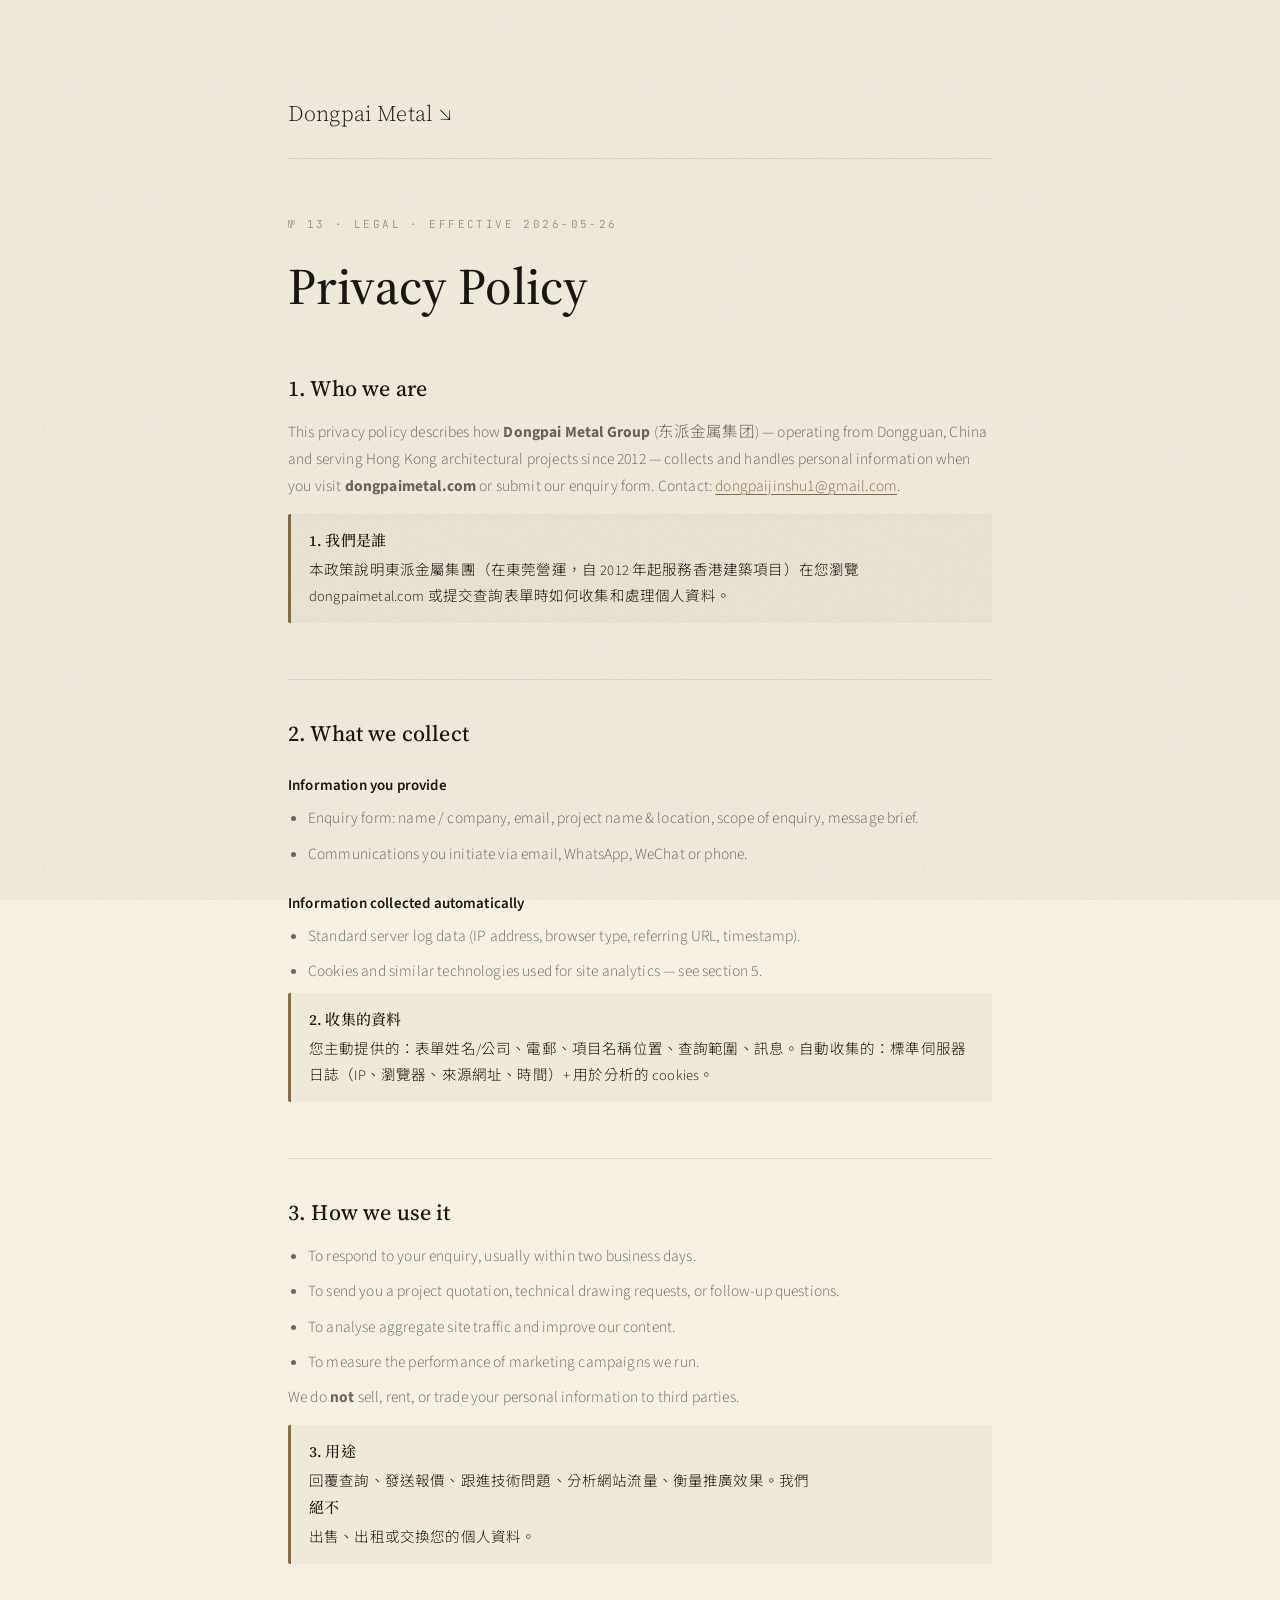
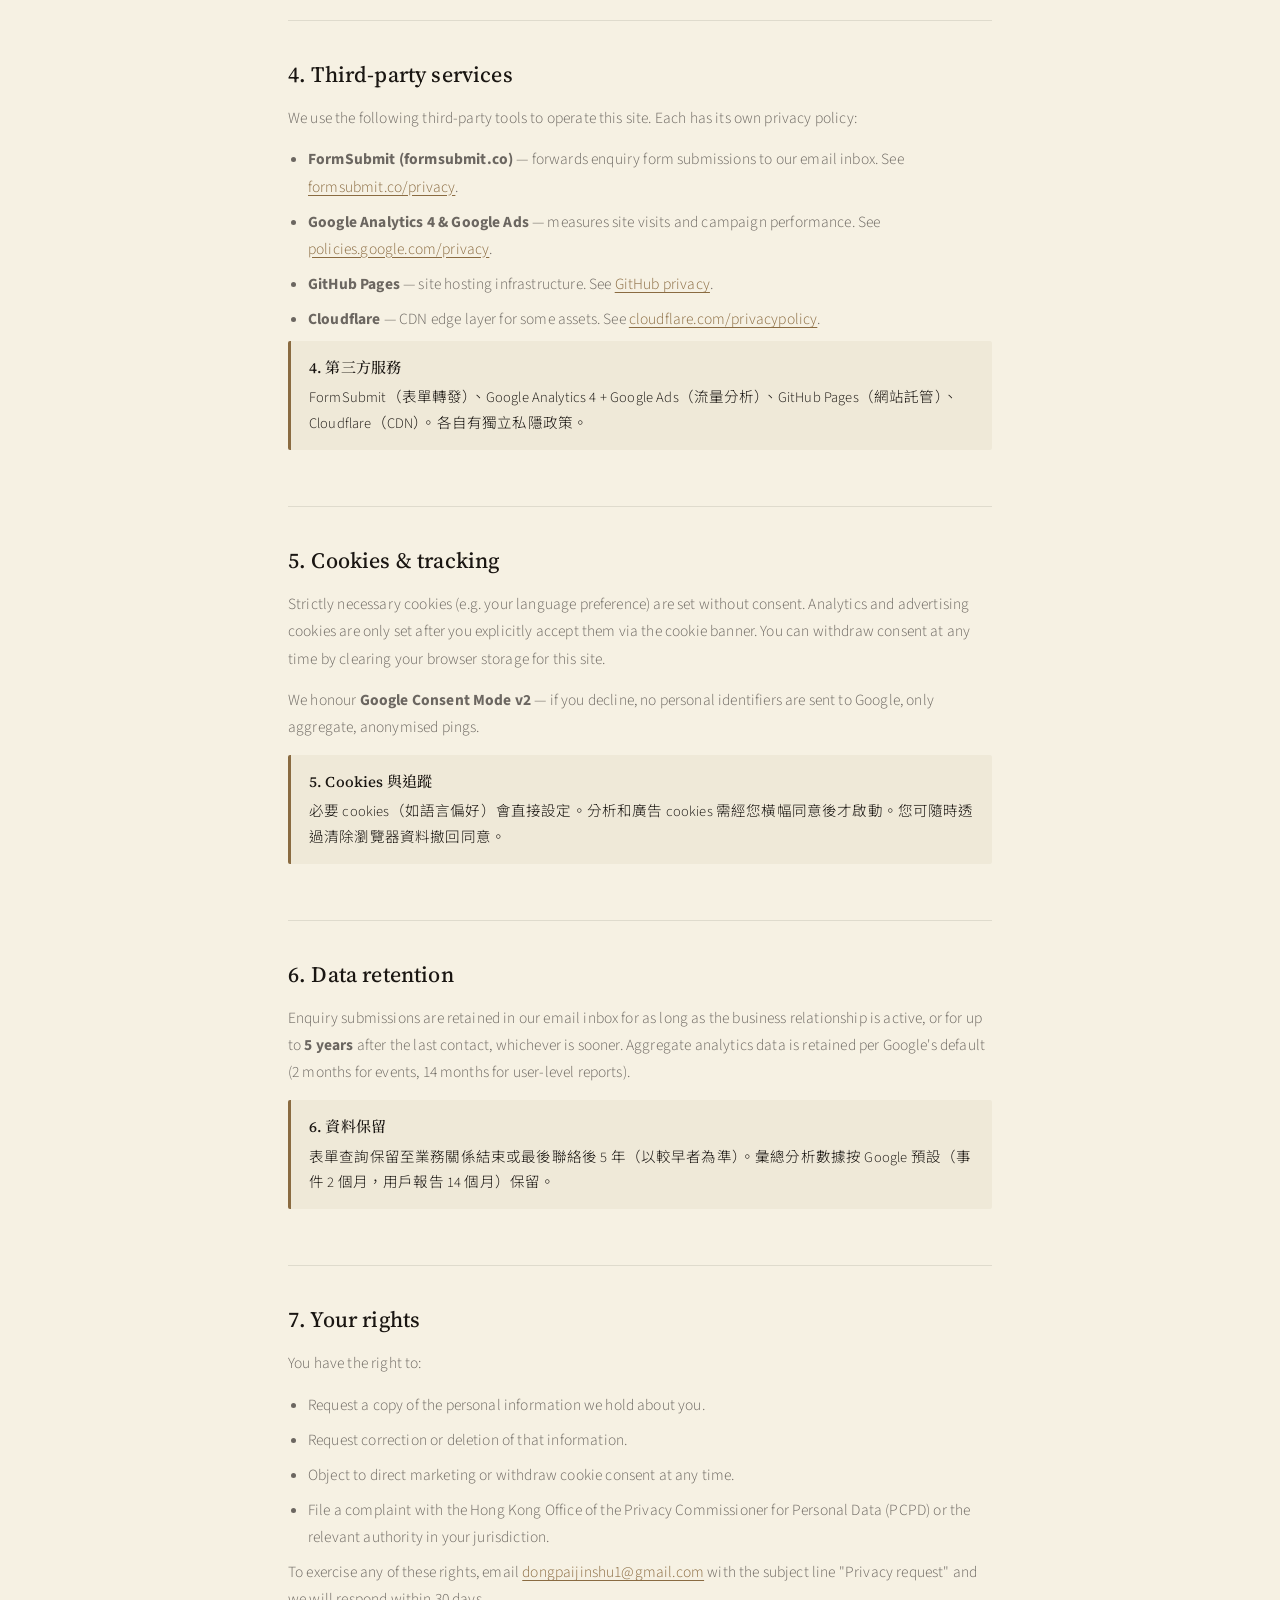
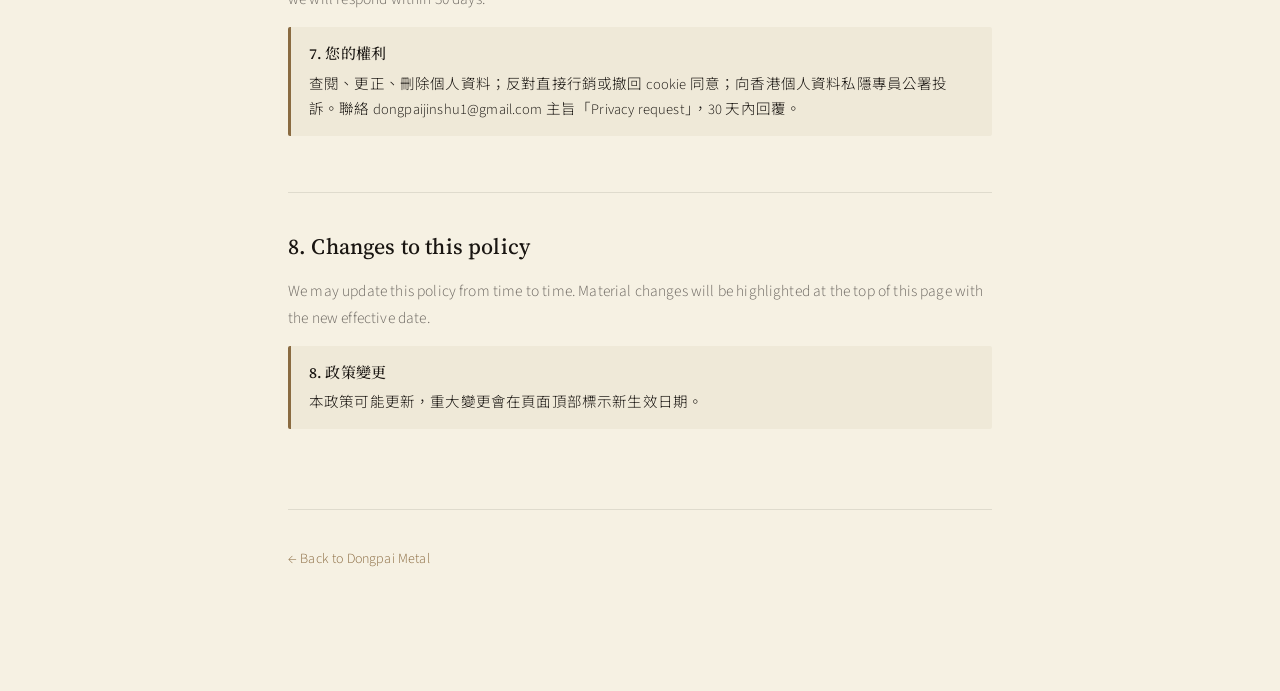
<file: privacy.html>
<!doctype html>
<html lang="en">
  <head>
    <meta charset="UTF-8" />
    <meta name="viewport" content="width=device-width, initial-scale=1.0" />
    <title>Privacy Policy · Dongpai Metal</title>
    <meta name="description" content="Privacy policy for dongpaimetal.com — what we collect, how we use it, third-party services (Google Analytics, FormSubmit), cookies and your rights." />
    <meta name="robots" content="index,follow" />
    <link rel="canonical" href="https://dongpaimetal.com/privacy.html" />
    <link rel="alternate" hreflang="en" href="https://dongpaimetal.com/privacy.html" />
    <link rel="alternate" hreflang="zh-Hant" href="https://dongpaimetal.com/privacy.html?lang=zh-hant" />
    <link rel="icon" type="image/x-icon" href="/favicon.ico" />
    <link rel="apple-touch-icon" sizes="180x180" href="/assets/icons/apple-touch-icon.png" />
    <link rel="manifest" href="/manifest.webmanifest" />
    <meta name="theme-color" content="#f6f1e3" />
    <link rel="stylesheet" href="/styles.css?v=59" />
    <style>
      .legal-wrap { max-width: 760px; margin: 0 auto; padding: 96px 28px 120px; color: var(--ink); }
      .legal-wrap header.legal-head { margin-bottom: 56px; padding-bottom: 28px; border-bottom: 1px solid var(--rule); }
      .legal-wrap header.legal-head a.brand { display: inline-block; font-family: var(--font-display); font-size: 22px; text-decoration: none; color: var(--ink); }
      .legal-wrap header.legal-head a.brand:hover { color: var(--bronze); }
      .legal-wrap h1 { font-family: var(--font-display); font-weight: 500; font-size: clamp(36px, 4vw, 52px); line-height: 1.1; margin: 24px 0 12px; color: var(--ink); }
      .legal-wrap .legal-meta { font-family: var(--font-mono); font-size: 11px; letter-spacing: 0.22em; text-transform: uppercase; color: var(--text-faint); }
      .legal-wrap h2 { font-family: var(--font-display); font-weight: 500; font-size: 22px; margin: 56px 0 14px; color: var(--ink); border-top: 1px solid var(--rule); padding-top: 36px; }
      .legal-wrap h2:first-of-type { border-top: none; padding-top: 0; }
      .legal-wrap h3 { font-size: 15px; font-weight: 600; margin: 24px 0 8px; color: var(--ink); }
      .legal-wrap p, .legal-wrap li { font-size: 15.5px; line-height: 1.75; color: var(--text-dim); margin: 0 0 14px; }
      .legal-wrap ul { padding-left: 20px; }
      .legal-wrap li { margin-bottom: 8px; }
      .legal-wrap a { color: var(--bronze); text-decoration: underline; text-underline-offset: 3px; }
      .legal-wrap .zh-block { display: block; margin-top: 8px; padding: 14px 18px; background: var(--paper-2, #efe8d4); border-left: 3px solid var(--bronze); border-radius: 2px; font-size: 14.5px; color: var(--ink); }
      .legal-wrap .zh-block strong { display: block; margin-bottom: 4px; font-family: var(--font-display); font-weight: 500; font-size: 15px; }
      .legal-back { margin-top: 80px; padding-top: 36px; border-top: 1px solid var(--rule); }
      .legal-back a { display: inline-flex; align-items: center; gap: 8px; font-size: 14px; color: var(--bronze); text-decoration: none; }
      .legal-back a:hover { text-decoration: underline; }
    </style>

    <!-- ════════ 追蹤代码占位 ════════ -->
    <!-- TODO Boss 拿到真 ID 后: 1) 取消下面 3 段注释; 2) 替换 G-WXQJCGZG3Q / AW-XXXXXXXXX/XXXXXXXXXX_X / your-google-verification-token 为真值 -->

    <!-- Google Search Console domain verification -->
    <!-- <meta name="google-site-verification" content="your-google-verification-token-here" /> -->

    <!-- Google Analytics 4 + Google Ads (gtag.js, Consent Mode v2 由 script.js 默认 deny) -->
    
    <script async src="https://www.googletagmanager.com/gtag/js?id=G-WXQJCGZG3Q"></script>
    <script>
      window.dataLayer = window.dataLayer || [];
      function gtag(){ dataLayer.push(arguments); }
      gtag('js', new Date());
      gtag('config', 'G-WXQJCGZG3Q');         // ← 替换 GA4 measurement ID
      gtag('config', 'AW-XXXXXXXXX');         // ← 替换 Google Ads conversion ID
    </script>

  </head>
  <body class="legal-page">
    <main class="legal-wrap">
      <header class="legal-head">
        <a class="brand" href="/">Dongpai Metal ↘</a>
      </header>

      <p class="legal-meta">№ 13 · Legal · effective 2026-05-26</p>
      <h1>Privacy Policy</h1>

      <h2>1. Who we are</h2>
      <p>This privacy policy describes how <strong>Dongpai Metal Group</strong> (东派金属集团) — operating from Dongguan, China and serving Hong Kong architectural projects since 2012 — collects and handles personal information when you visit <strong>dongpaimetal.com</strong> or submit our enquiry form. Contact: <a href="mailto:dongpaijinshu1@gmail.com">dongpaijinshu1@gmail.com</a>.</p>
      <p class="zh-block"><strong>1. 我們是誰</strong>本政策說明東派金屬集團（在東莞營運，自 2012 年起服務香港建築項目）在您瀏覽 dongpaimetal.com 或提交查詢表單時如何收集和處理個人資料。</p>

      <h2>2. What we collect</h2>
      <h3>Information you provide</h3>
      <ul>
        <li>Enquiry form: name / company, email, project name &amp; location, scope of enquiry, message brief.</li>
        <li>Communications you initiate via email, WhatsApp, WeChat or phone.</li>
      </ul>
      <h3>Information collected automatically</h3>
      <ul>
        <li>Standard server log data (IP address, browser type, referring URL, timestamp).</li>
        <li>Cookies and similar technologies used for site analytics — see section 5.</li>
      </ul>
      <p class="zh-block"><strong>2. 收集的資料</strong>您主動提供的：表單姓名/公司、電郵、項目名稱位置、查詢範圍、訊息。自動收集的：標準伺服器日誌（IP、瀏覽器、來源網址、時間）+ 用於分析的 cookies。</p>

      <h2>3. How we use it</h2>
      <ul>
        <li>To respond to your enquiry, usually within two business days.</li>
        <li>To send you a project quotation, technical drawing requests, or follow-up questions.</li>
        <li>To analyse aggregate site traffic and improve our content.</li>
        <li>To measure the performance of marketing campaigns we run.</li>
      </ul>
      <p>We do <strong>not</strong> sell, rent, or trade your personal information to third parties.</p>
      <p class="zh-block"><strong>3. 用途</strong>回覆查詢、發送報價、跟進技術問題、分析網站流量、衡量推廣效果。我們<strong>絕不</strong>出售、出租或交換您的個人資料。</p>

      <h2>4. Third-party services</h2>
      <p>We use the following third-party tools to operate this site. Each has its own privacy policy:</p>
      <ul>
        <li><strong>FormSubmit (formsubmit.co)</strong> — forwards enquiry form submissions to our email inbox. See <a href="https://formsubmit.co/privacy" target="_blank" rel="noopener">formsubmit.co/privacy</a>.</li>
        <li><strong>Google Analytics 4 &amp; Google Ads</strong> — measures site visits and campaign performance. See <a href="https://policies.google.com/privacy" target="_blank" rel="noopener">policies.google.com/privacy</a>.</li>
        <li><strong>GitHub Pages</strong> — site hosting infrastructure. See <a href="https://docs.github.com/en/site-policy/privacy-policies/github-general-privacy-statement" target="_blank" rel="noopener">GitHub privacy</a>.</li>
        <li><strong>Cloudflare</strong> — CDN edge layer for some assets. See <a href="https://www.cloudflare.com/privacypolicy/" target="_blank" rel="noopener">cloudflare.com/privacypolicy</a>.</li>
      </ul>
      <p class="zh-block"><strong>4. 第三方服務</strong>FormSubmit（表單轉發）、Google Analytics 4 + Google Ads（流量分析）、GitHub Pages（網站託管）、Cloudflare（CDN）。各自有獨立私隱政策。</p>

      <h2>5. Cookies &amp; tracking</h2>
      <p>Strictly necessary cookies (e.g. your language preference) are set without consent. Analytics and advertising cookies are only set after you explicitly accept them via the cookie banner. You can withdraw consent at any time by clearing your browser storage for this site.</p>
      <p>We honour <strong>Google Consent Mode v2</strong> — if you decline, no personal identifiers are sent to Google, only aggregate, anonymised pings.</p>
      <p class="zh-block"><strong>5. Cookies 與追蹤</strong>必要 cookies（如語言偏好）會直接設定。分析和廣告 cookies 需經您橫幅同意後才啟動。您可隨時透過清除瀏覽器資料撤回同意。</p>

      <h2>6. Data retention</h2>
      <p>Enquiry submissions are retained in our email inbox for as long as the business relationship is active, or for up to <strong>5 years</strong> after the last contact, whichever is sooner. Aggregate analytics data is retained per Google's default (2 months for events, 14 months for user-level reports).</p>
      <p class="zh-block"><strong>6. 資料保留</strong>表單查詢保留至業務關係結束或最後聯絡後 5 年（以較早者為準）。彙總分析數據按 Google 預設（事件 2 個月，用戶報告 14 個月）保留。</p>

      <h2>7. Your rights</h2>
      <p>You have the right to:</p>
      <ul>
        <li>Request a copy of the personal information we hold about you.</li>
        <li>Request correction or deletion of that information.</li>
        <li>Object to direct marketing or withdraw cookie consent at any time.</li>
        <li>File a complaint with the Hong Kong Office of the Privacy Commissioner for Personal Data (PCPD) or the relevant authority in your jurisdiction.</li>
      </ul>
      <p>To exercise any of these rights, email <a href="mailto:dongpaijinshu1@gmail.com">dongpaijinshu1@gmail.com</a> with the subject line "Privacy request" and we will respond within 30 days.</p>
      <p class="zh-block"><strong>7. 您的權利</strong>查閱、更正、刪除個人資料；反對直接行銷或撤回 cookie 同意；向香港個人資料私隱專員公署投訴。聯絡 dongpaijinshu1@gmail.com 主旨「Privacy request」，30 天內回覆。</p>

      <h2>8. Changes to this policy</h2>
      <p>We may update this policy from time to time. Material changes will be highlighted at the top of this page with the new effective date.</p>
      <p class="zh-block"><strong>8. 政策變更</strong>本政策可能更新，重大變更會在頁面頂部標示新生效日期。</p>

      <div class="legal-back">
        <a href="/">← Back to Dongpai Metal</a>
      </div>
    </main>
  </body>
</html>
</file>
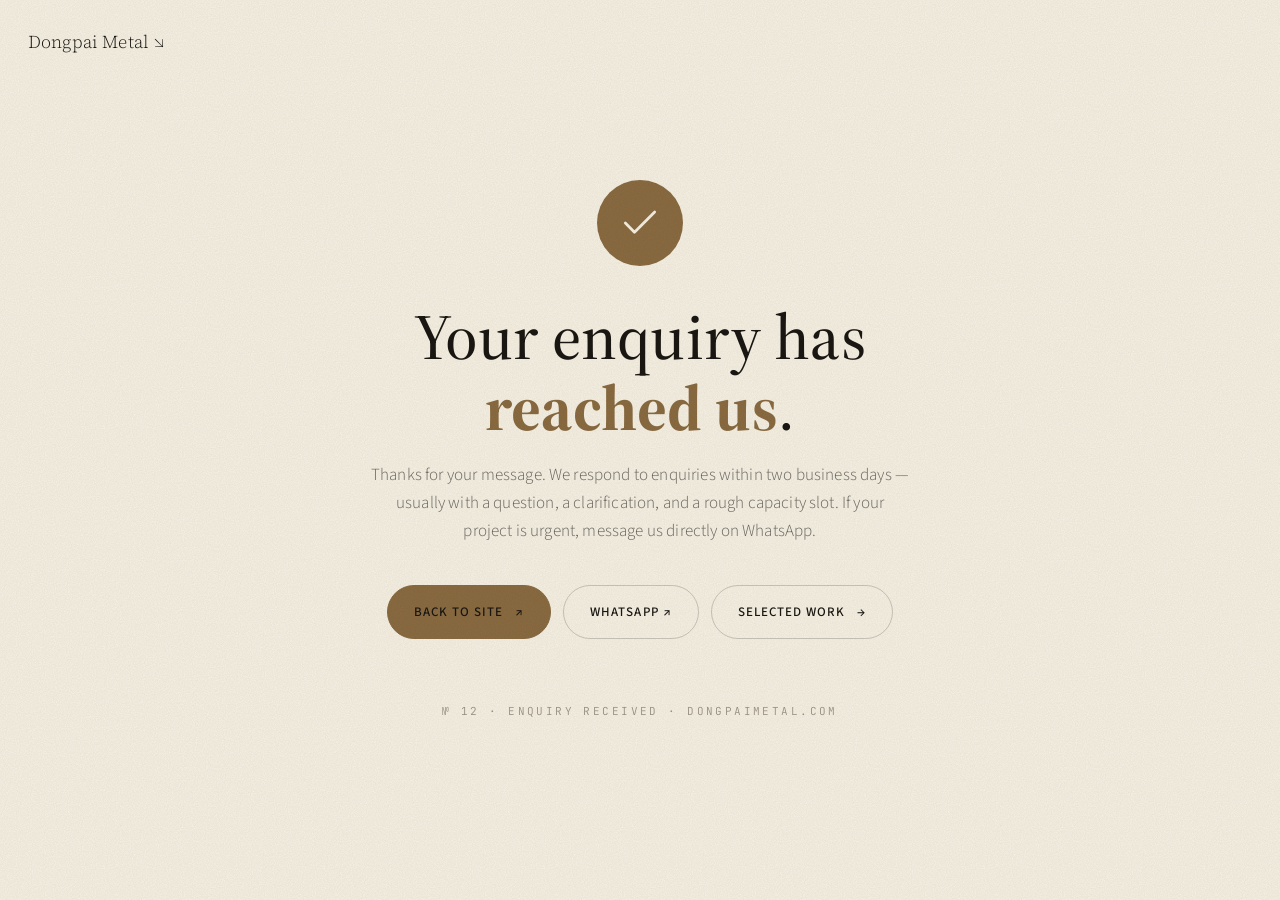
<file: thanks.html>
<!doctype html>
<html lang="en">
  <head>
    <meta charset="UTF-8" />
    <meta name="viewport" content="width=device-width, initial-scale=1.0" />
    <title>Enquiry received · Dongpai Metal</title>
    <meta name="description" content="Thanks — your enquiry has reached Dongpai Metal. We respond within two business days." />
    <meta name="robots" content="noindex" />
    <link rel="icon" type="image/x-icon" href="/favicon.ico" />
    <link rel="apple-touch-icon" sizes="180x180" href="/assets/icons/apple-touch-icon.png" />
    <link rel="manifest" href="/manifest.webmanifest" />
    <meta name="theme-color" content="#f6f1e3" />
    <link rel="stylesheet" href="/styles.css?v=39" />
    <style>
      .thanks-wrap {
        min-height: 100vh;
        display: flex;
        flex-direction: column;
        align-items: center;
        justify-content: center;
        padding: 80px 24px;
        text-align: center;
        background: var(--paper);
      }
      .thanks-mark {
        width: 86px;
        height: 86px;
        border-radius: 50%;
        background: var(--bronze);
        display: flex;
        align-items: center;
        justify-content: center;
        margin-bottom: 36px;
        color: var(--paper);
      }
      .thanks-mark svg {
        width: 44px;
        height: 44px;
        stroke: var(--paper);
        stroke-width: 1.5;
        fill: none;
      }
      .thanks-title {
        font-family: var(--font-display);
        font-weight: 500;
        font-size: clamp(36px, 5vw, 64px);
        line-height: 1.1;
        margin: 0 0 18px;
        max-width: 18ch;
        color: var(--ink);
      }
      .thanks-title em {
        font-style: normal;
        font-weight: 700;
        color: var(--bronze);
      }
      .thanks-copy {
        font-size: 17px;
        line-height: 1.65;
        max-width: 540px;
        color: var(--text-dim);
        margin: 0 0 40px;
      }
      .thanks-actions {
        display: inline-flex;
        gap: 12px;
        flex-wrap: wrap;
        justify-content: center;
      }
      .thanks-brand {
        position: absolute;
        top: 28px;
        left: 28px;
        font-family: var(--font-display);
        font-size: 18px;
        text-decoration: none;
        color: var(--text);
      }
      .thanks-brand:hover { color: var(--bronze); }
      .thanks-meta {
        margin-top: 64px;
        font-family: var(--font-mono);
        font-size: 11px;
        letter-spacing: 0.22em;
        text-transform: uppercase;
        color: var(--text-faint);
      }
    </style>

    <!-- ════════ 追蹤代码占位 ════════ -->
    <!-- TODO Boss 拿到真 ID 后: 1) 取消下面 3 段注释; 2) 替换 G-WXQJCGZG3Q / AW-XXXXXXXXX/XXXXXXXXXX_X / your-google-verification-token 为真值 -->

    <!-- Google Search Console domain verification -->
    <!-- <meta name="google-site-verification" content="your-google-verification-token-here" /> -->

    <!-- Google Analytics 4 + Google Ads (gtag.js, Consent Mode v2 由 script.js 默认 deny) -->
    
    <script async src="https://www.googletagmanager.com/gtag/js?id=G-WXQJCGZG3Q"></script>
    <script>
      window.dataLayer = window.dataLayer || [];
      function gtag(){ dataLayer.push(arguments); }
      gtag('js', new Date());
      gtag('config', 'G-WXQJCGZG3Q');         // ← 替换 GA4 measurement ID
      gtag('config', 'AW-XXXXXXXXX');         // ← 替换 Google Ads conversion ID
    </script>

  </head>
  <body>
    <a class="thanks-brand" href="/">Dongpai Metal ↘</a>
    <div class="thanks-wrap">
      <div class="thanks-mark" aria-hidden="true">
        <svg viewBox="0 0 24 24" stroke-linecap="round" stroke-linejoin="round">
          <path d="M4 12l5 5L20 6" />
        </svg>
      </div>
      <h1 class="thanks-title">Your enquiry has <em>reached us</em>.</h1>
      <p class="thanks-copy">
        Thanks for your message. We respond to enquiries within two business days — usually with a question, a clarification, and a rough capacity slot. If your project is urgent, message us directly on WhatsApp.
      </p>
      <div class="thanks-actions">
        <a class="btn btn-primary" href="/"><span>Back to site</span><span class="arrow">↗</span></a>
        <a class="btn" href="https://wa.me/85296670869" target="_blank" rel="noopener"><span>WhatsApp ↗</span></a>
        <a class="btn" href="/#work"><span>Selected Work</span><span class="arrow">→</span></a>
      </div>
      <p class="thanks-meta">№ 12 · Enquiry received · dongpaimetal.com</p>
    </div>
  </body>
</html>
</file>
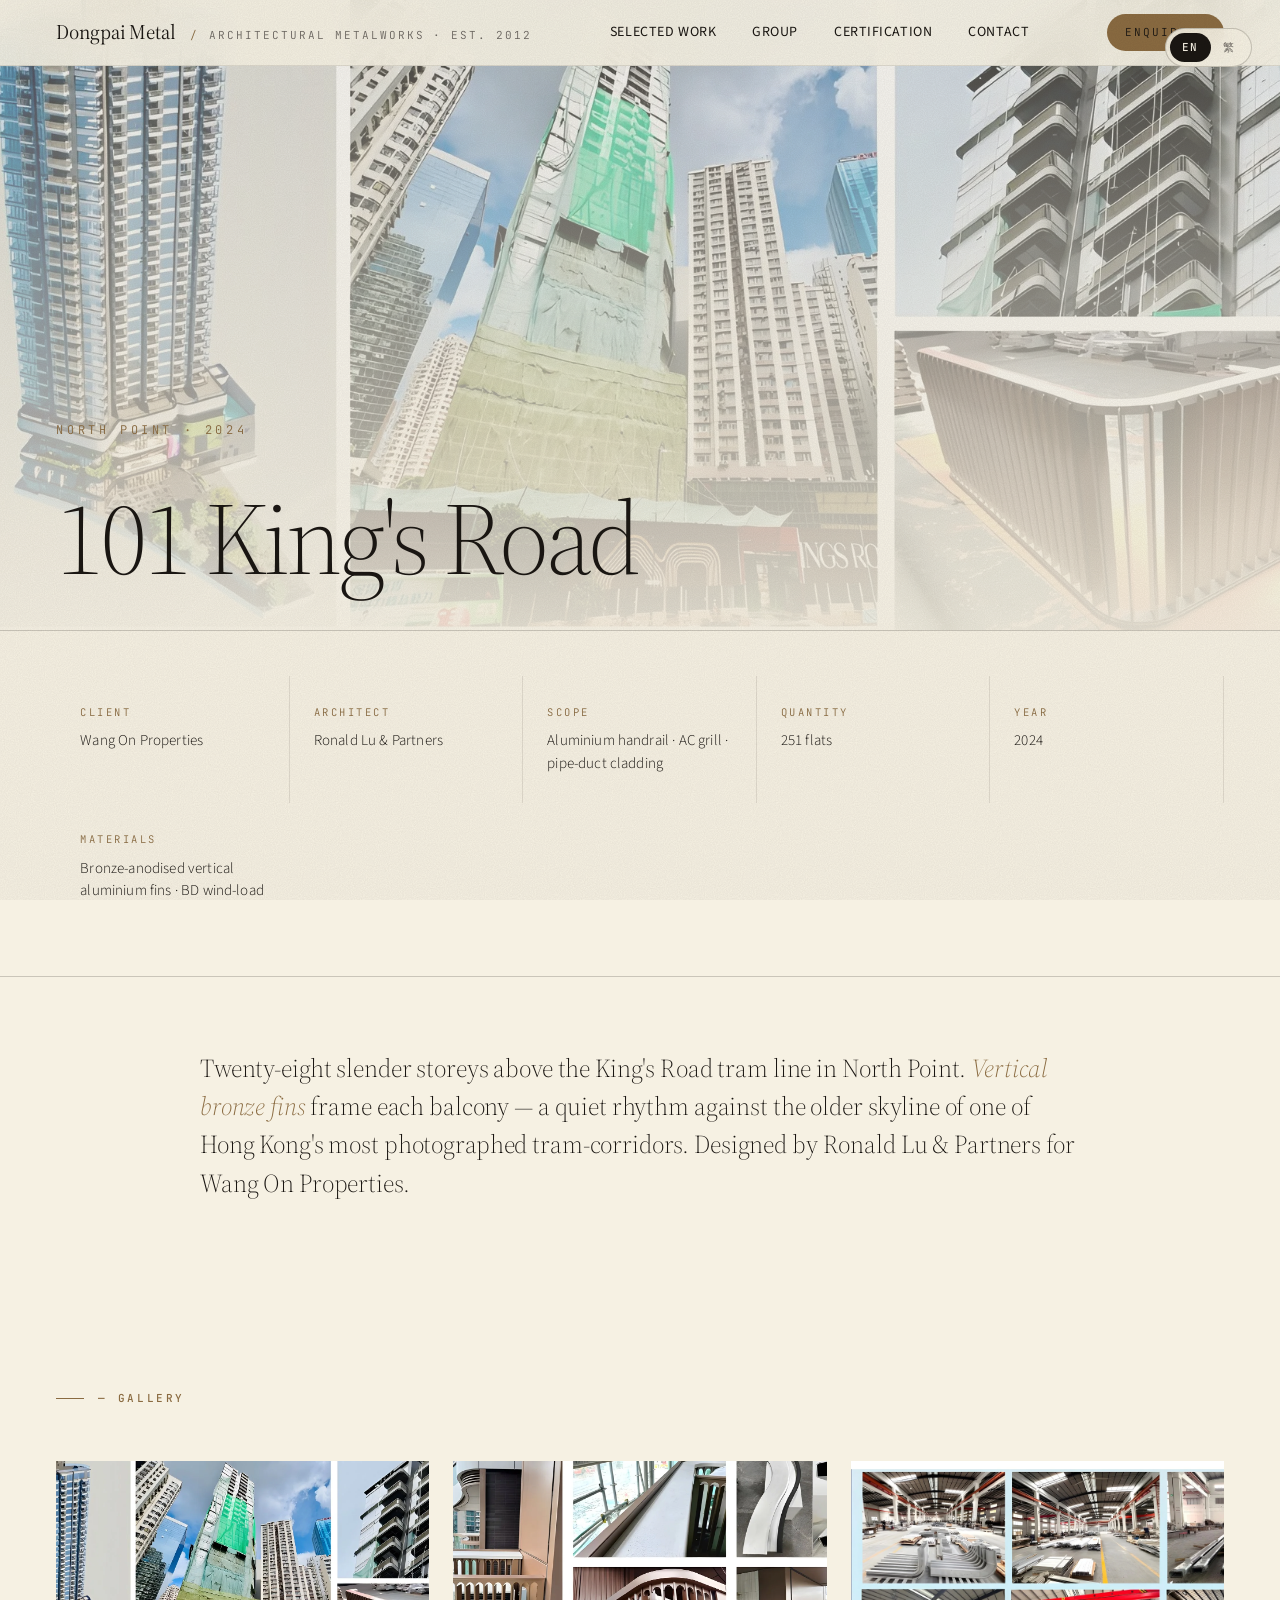
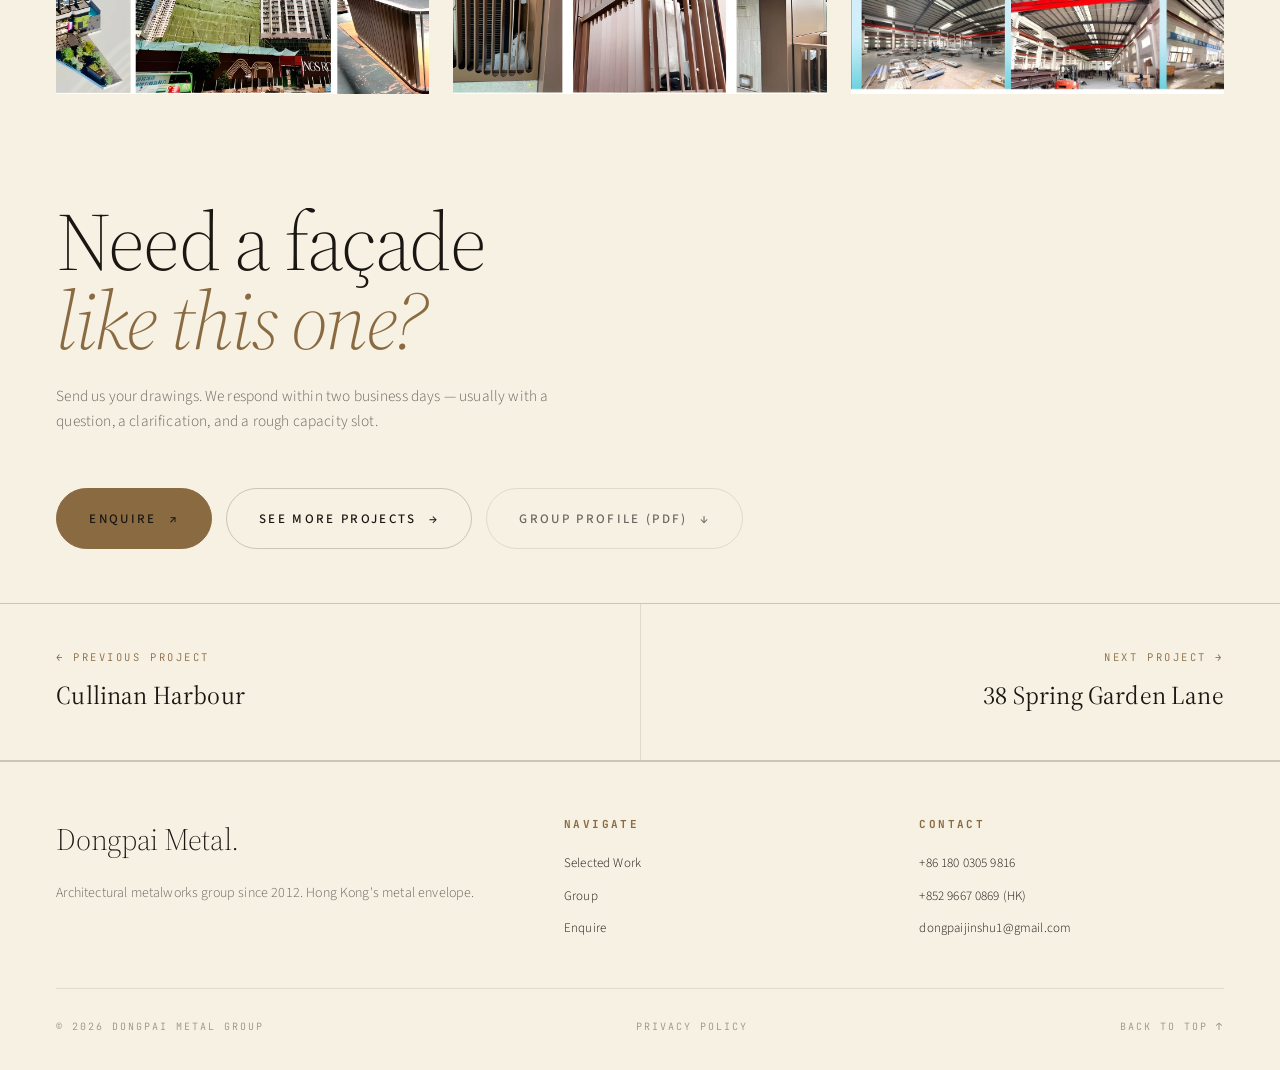
<file: work/101-kings-road.html>
<!doctype html>
<html lang="en">
  <head>
    <meta charset="UTF-8" />
    <meta name="viewport" content="width=device-width, initial-scale=1.0" />
    <title>101 King's Road · Dongpai Metal — North Point</title>
    <meta name="description" content="101 King's Road (英皇道 101 號 · 北角) — Aluminium handrail · AC grill · pipe-duct cladding for Wang On Properties, 251 flats. Delivered by Dongpai Metal Group 2024." />
    <link rel="icon" type="image/x-icon" href="../favicon.ico" />
    <link rel="apple-touch-icon" sizes="180x180" href="../assets/icons/apple-touch-icon.png" />
    <link rel="manifest" href="../manifest.webmanifest" />
    <meta name="theme-color" content="#f6f1e3" />
    <link rel="canonical" href="https://dongpaimetal.com/work/101-kings-road.html" />
    <link rel="alternate" hreflang="en" href="https://dongpaimetal.com/work/101-kings-road.html" />
    <link rel="alternate" hreflang="zh-Hant" href="https://dongpaimetal.com/work/101-kings-road.html?lang=zh-hant" />
    <link rel="alternate" hreflang="x-default" href="https://dongpaimetal.com/work/101-kings-road.html" />

    <!-- Open Graph -->
    <meta property="og:site_name" content="Dongpai Metal" />
    <meta property="og:type" content="article" />
    <meta property="og:url" content="https://dongpaimetal.com/work/101-kings-road.html" />
    <meta property="og:title" content="101 King's Road · Dongpai Metal — North Point" />
    <meta property="og:description" content="101 King's Road (英皇道 101 號 · 北角) — Aluminium handrail · AC grill · pipe-duct cladding for Wang On Properties, 251 flats. Delivered by Dongpai Metal Group 2024." />
    <meta property="og:image" content="https://dongpaimetal.com/assets/site/projects/101-kings-road.webp" />
    <meta property="og:image:width" content="2000" />
    <meta property="og:image:height" content="813" />
    <meta property="og:locale" content="en_HK" />
    <meta property="og:locale:alternate" content="zh_HK" />

    <!-- Twitter Card -->
    <meta name="twitter:card" content="summary_large_image" />
    <meta name="twitter:title" content="101 King's Road · Dongpai Metal — North Point" />
    <meta name="twitter:description" content="101 King's Road (英皇道 101 號 · 北角) — Aluminium handrail · AC grill · pipe-duct cladding for Wang On Properties, 251 flats. Delivered by Dongpai Metal Group 2024." />
    <meta name="twitter:image" content="https://dongpaimetal.com/assets/site/projects/101-kings-road.webp" />

    <link rel="stylesheet" href="../styles.css?v=59" />

    <!-- ════════ 追蹤代码占位 ════════ -->
    <!-- TODO Boss 拿到真 ID 后: 1) 取消下面 3 段注释; 2) 替换 G-WXQJCGZG3Q / AW-XXXXXXXXX/XXXXXXXXXX_X / your-google-verification-token 为真值 -->

    <!-- Google Search Console domain verification -->
    <!-- <meta name="google-site-verification" content="your-google-verification-token-here" /> -->

    <!-- Google Analytics 4 + Google Ads (gtag.js, Consent Mode v2 由 script.js 默认 deny) -->
    
    <script async src="https://www.googletagmanager.com/gtag/js?id=G-WXQJCGZG3Q"></script>
    <script>
      window.dataLayer = window.dataLayer || [];
      function gtag(){ dataLayer.push(arguments); }
      gtag('js', new Date());
      gtag('config', 'G-WXQJCGZG3Q');         // ← 替换 GA4 measurement ID
      gtag('config', 'AW-XXXXXXXXX');         // ← 替换 Google Ads conversion ID
    </script>

  </head>
  <body id="top" class="project-page">
    <!-- Language toggle -->
    <div class="proj-lang-switch" role="tablist" aria-label="Language">
      <button type="button" data-lang="en" class="active" aria-pressed="true">EN</button>
      <button type="button" data-lang="zh" aria-pressed="false">繁</button>
    </div>
    <!-- minimal header -->
    <header class="site-header proj-header" data-elevated="true">
      <a class="brand" href="../" aria-label="Dongpai Metal — home">
        <span class="brand-name">Dongpai Metal</span>
        <span class="brand-meta">Architectural Metalworks · Est. 2012</span>
      </a>
      <nav class="desktop-nav">
        <a href="../#work">Selected Work</a>
        <a href="../#studio">Group</a>
        <a href="../#certification">Certification</a>
        <a href="../#contact">Contact</a>
      </nav>
      <div class="header-tools">
        <a class="header-cta" href="../#contact">Enquire ↗</a>
      </div>
    </header>

    <main class="proj-main">
      <!-- Project hero -->
      <section class="proj-hero">
        <figure class="proj-hero-img">
          <img src="../assets/site/projects/101-kings-road.webp" alt="101 King's Road" width="2000" height="813" />
        </figure>
        <div class="proj-hero-text">
          <p class="section-num">North Point · 2024</p>
          <h1 class="proj-title">101 King's Road</h1>
          <p class="proj-subtitle">英皇道 101 號 · 北角</p>
        </div>
      </section>

      <!-- Quick facts -->
      <section class="proj-facts">
        <div class="proj-fact"><dt>Client</dt><dd>Wang On Properties</dd></div>
        <div class="proj-fact"><dt>Architect</dt><dd>Ronald Lu & Partners</dd></div>
        <div class="proj-fact"><dt>Scope</dt><dd>Aluminium handrail · AC grill · pipe-duct cladding<br><span class="zh-meta">鋁合金欄杆 · 空調格柵 · 管井包板</span></dd></div>
        <div class="proj-fact"><dt>Quantity</dt><dd>251 flats</dd></div>
        <div class="proj-fact"><dt>Year</dt><dd>2024</dd></div>
        <div class="proj-fact"><dt>Materials</dt><dd>Bronze-anodised vertical aluminium fins · BD wind-load</dd></div>
      </section>

      <!-- Long narrative -->
      <section class="proj-narrative">
        <div class="section-inner">
          <p class="proj-copy proj-copy-en">Twenty-eight slender storeys above the King's Road tram line in North Point. <em>Vertical bronze fins</em> frame each balcony — a quiet rhythm against the older skyline of one of Hong Kong's most photographed tram-corridors. Designed by Ronald Lu & Partners for Wang On Properties.</p>
          <p class="proj-copy proj-copy-zh">英皇道電車軌道上的 28 層住宅，位於北角。每個陽台以<em>垂直銅色竖梃</em>包覆——在香港最常被拍攝的電車走廊之一的舊街景中織出安靜的金屬節奏。由 Ronald Lu & Partners 為宏安地產設計。</p>
        </div>
      </section>

      <!-- Gallery -->
      <section class="proj-gallery">
        <div class="section-inner">
          <p class="kicker">— Gallery</p>
          <div class="proj-gallery-grid">
              <figure class="proj-gallery-item"><img src="../assets/site/projects/101-kings-road.webp" loading="lazy" alt="101 King’s Road tower with vertical bronze fins" width="2000" height="813" /></figure>
              <figure class="proj-gallery-item"><img src="../assets/site/projects/deep-water-pavilia-alt.webp" loading="lazy" alt="Balcony detail comparable to 101 KR" width="2000" height="813" /></figure>
              <figure class="proj-gallery-item"><img src="../assets/site/projects/factory-layout.webp" loading="lazy" alt="Production floor — Huizhou" width="2000" height="1180" /></figure>
          </div>
        </div>
      </section>

      <!-- CTA -->
      <section class="proj-cta">
        <div class="section-inner">
          <h2 class="section-title">Need a façade<br /><em>like this one?</em></h2>
          <p class="section-lead">Send us your drawings. We respond within two business days — usually with a question, a clarification, and a rough capacity slot.</p>
          <div class="hero-actions">
            <a class="btn btn-primary" href="../#contact"><span>Enquire</span><span class="arrow">↗</span></a>
            <a class="btn" href="../#work"><span>See more projects</span><span class="arrow">→</span></a>
            <a class="btn btn-ghost" href="../assets/pdf/Dongpai-Metal-Group-Profile.pdf" download target="_blank"><span>Group Profile (PDF)</span><span class="arrow">↓</span></a>
          </div>
        </div>
      </section>

      <!-- Prev / Next -->
      <nav class="proj-nav">
        <a class="proj-nav-link proj-nav-prev" href="cullinan-harbour.html">
          <span class="proj-nav-label">← Previous project</span>
          <span class="proj-nav-name">Cullinan Harbour</span>
        </a>
        <a class="proj-nav-link proj-nav-next" href="spring-garden-lane.html">
          <span class="proj-nav-label">Next project →</span>
          <span class="proj-nav-name">38 Spring Garden Lane</span>
        </a>
      </nav>
    </main>

    <!-- minimal footer -->
    <footer class="site-footer">
      <div class="footer-inner footer-minimal">
        <div class="footer-brand">
          <p class="name">Dongpai Metal.</p>
          <p class="tagline-minimal">Architectural metalworks group since 2012. Hong Kong's metal envelope.</p>
        </div>
        <div class="footer-col">
          <h5>Navigate</h5>
          <ul>
            <li><a href="../#work">Selected Work</a></li>
            <li><a href="../#studio">Group</a></li>
            <li><a href="../#contact">Enquire</a></li>
          </ul>
        </div>
        <div class="footer-col">
          <h5>Contact</h5>
          <ul>
            <li><a href="tel:+8618003059816">+86 180 0305 9816</a></li>
            <li><a href="tel:+85296670869">+852 9667 0869 (HK)</a></li>
            <li><a href="mailto:dongpaijinshu1@gmail.com">dongpaijinshu1@gmail.com</a></li>
          </ul>
        </div>
      </div>
      <div class="footer-bottom">
        <span>© 2026 Dongpai Metal Group<span class="zh"> · 東排金屬集團</span></span>
        <a href="/privacy.html" data-i18n="footerPrivacy">Privacy Policy</a>
        <a href="#top">Back to Top ↑</a>
      </div>
    </footer>
      <script>
      (function(){
        var saved = localStorage.getItem('cl-lang');
        var lang = (saved && saved.indexOf('zh') === 0) ? 'zh-hant' : 'en';
        document.body.className = (document.body.className.replace(/\blang-[a-z]+\b/g,'') + ' lang-' + lang).trim();
        document.documentElement.lang = (lang === 'zh-hant' || lang === 'zh') ? 'zh-Hant' : 'en';
        document.querySelectorAll('.proj-lang-switch button').forEach(function(b){
          b.classList.toggle('active', b.dataset.lang === lang);
          b.setAttribute('aria-pressed', String(b.dataset.lang === lang));
          b.addEventListener('click', function(){
            var L = this.dataset.lang === 'zh' ? 'zh-hant' : this.dataset.lang;
            document.body.className = document.body.className.replace(/\blang-[a-z]+\b/g,'') + ' lang-' + L;
            document.documentElement.lang = (L === 'zh-hant' || L === 'zh') ? 'zh-Hant' : 'en';
            localStorage.setItem('cl-lang', L === 'zh' ? 'zh-hant' : 'en');
            document.querySelectorAll('.proj-lang-switch button').forEach(function(bb){
              bb.classList.toggle('active', bb.dataset.lang === L);
              bb.setAttribute('aria-pressed', String(bb.dataset.lang === L));
            });
          });
        });
      })();
    </script>
  </body>
</html>
</file>
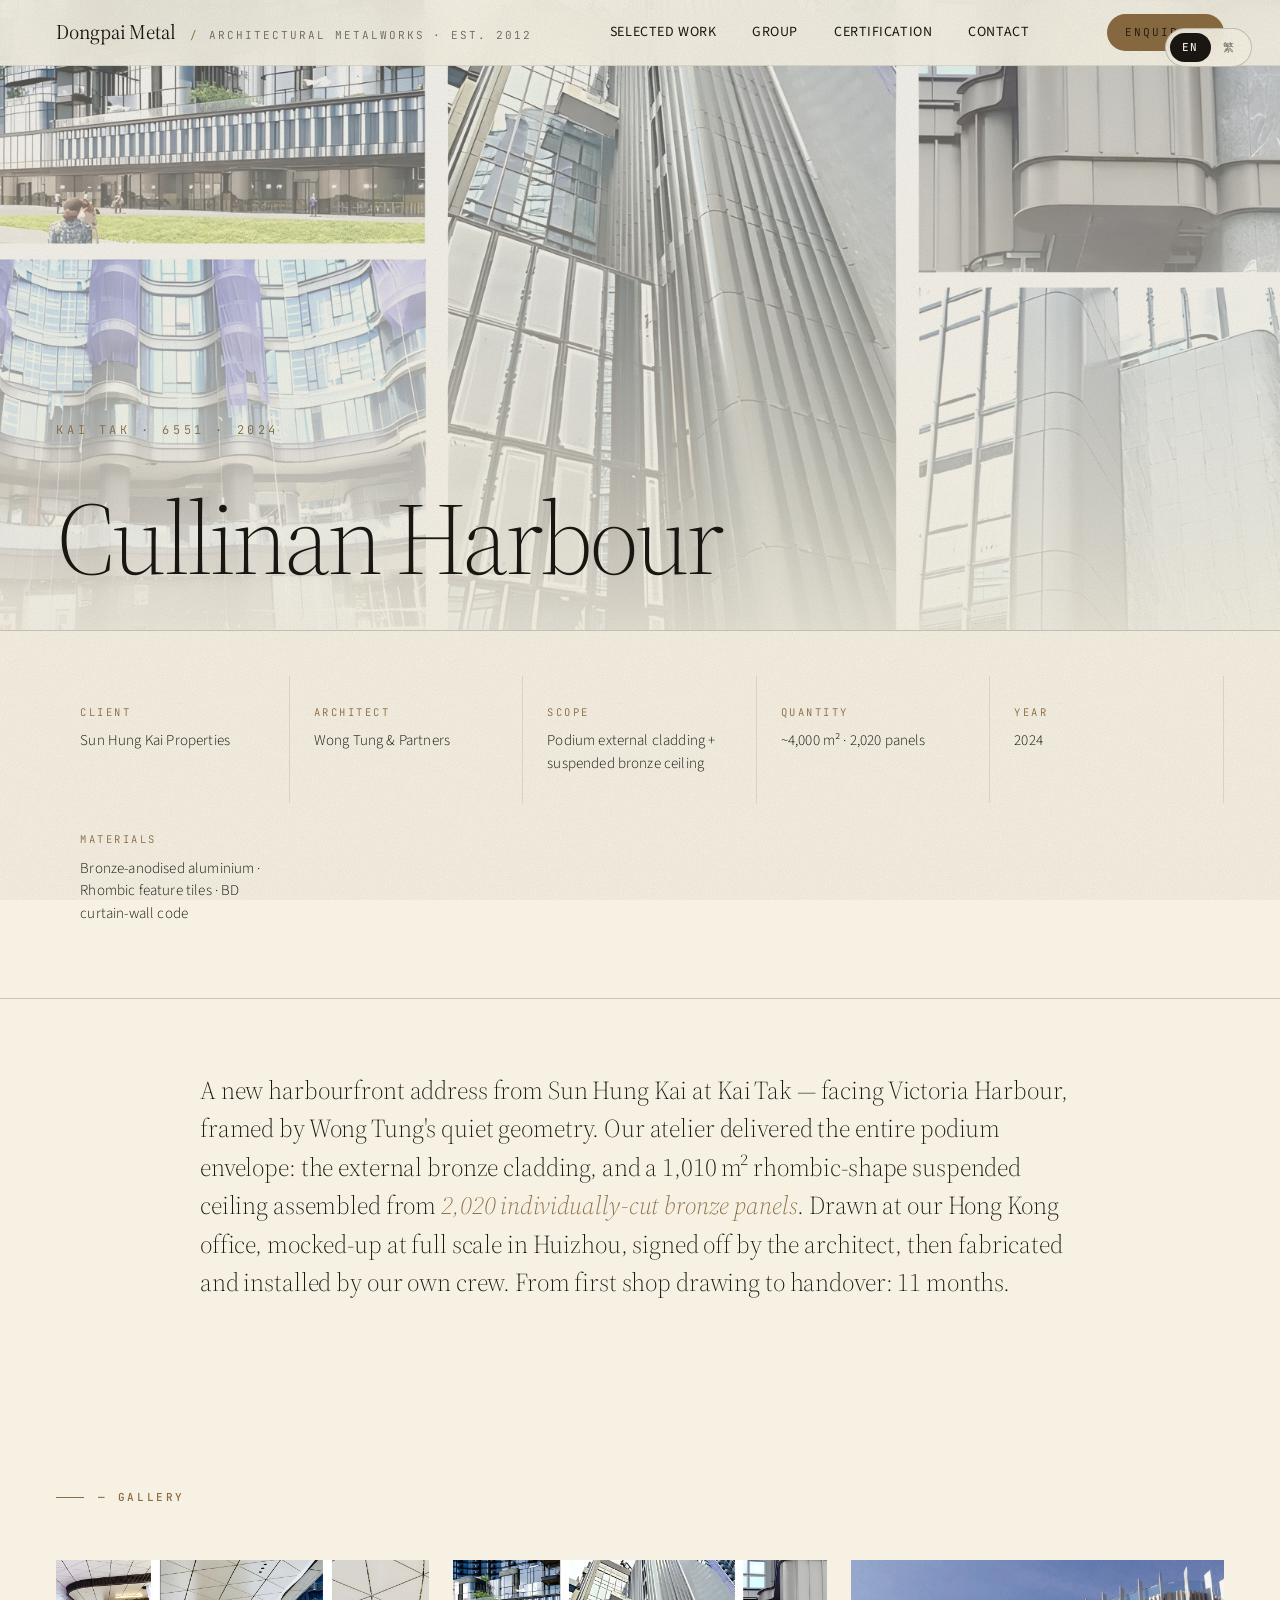
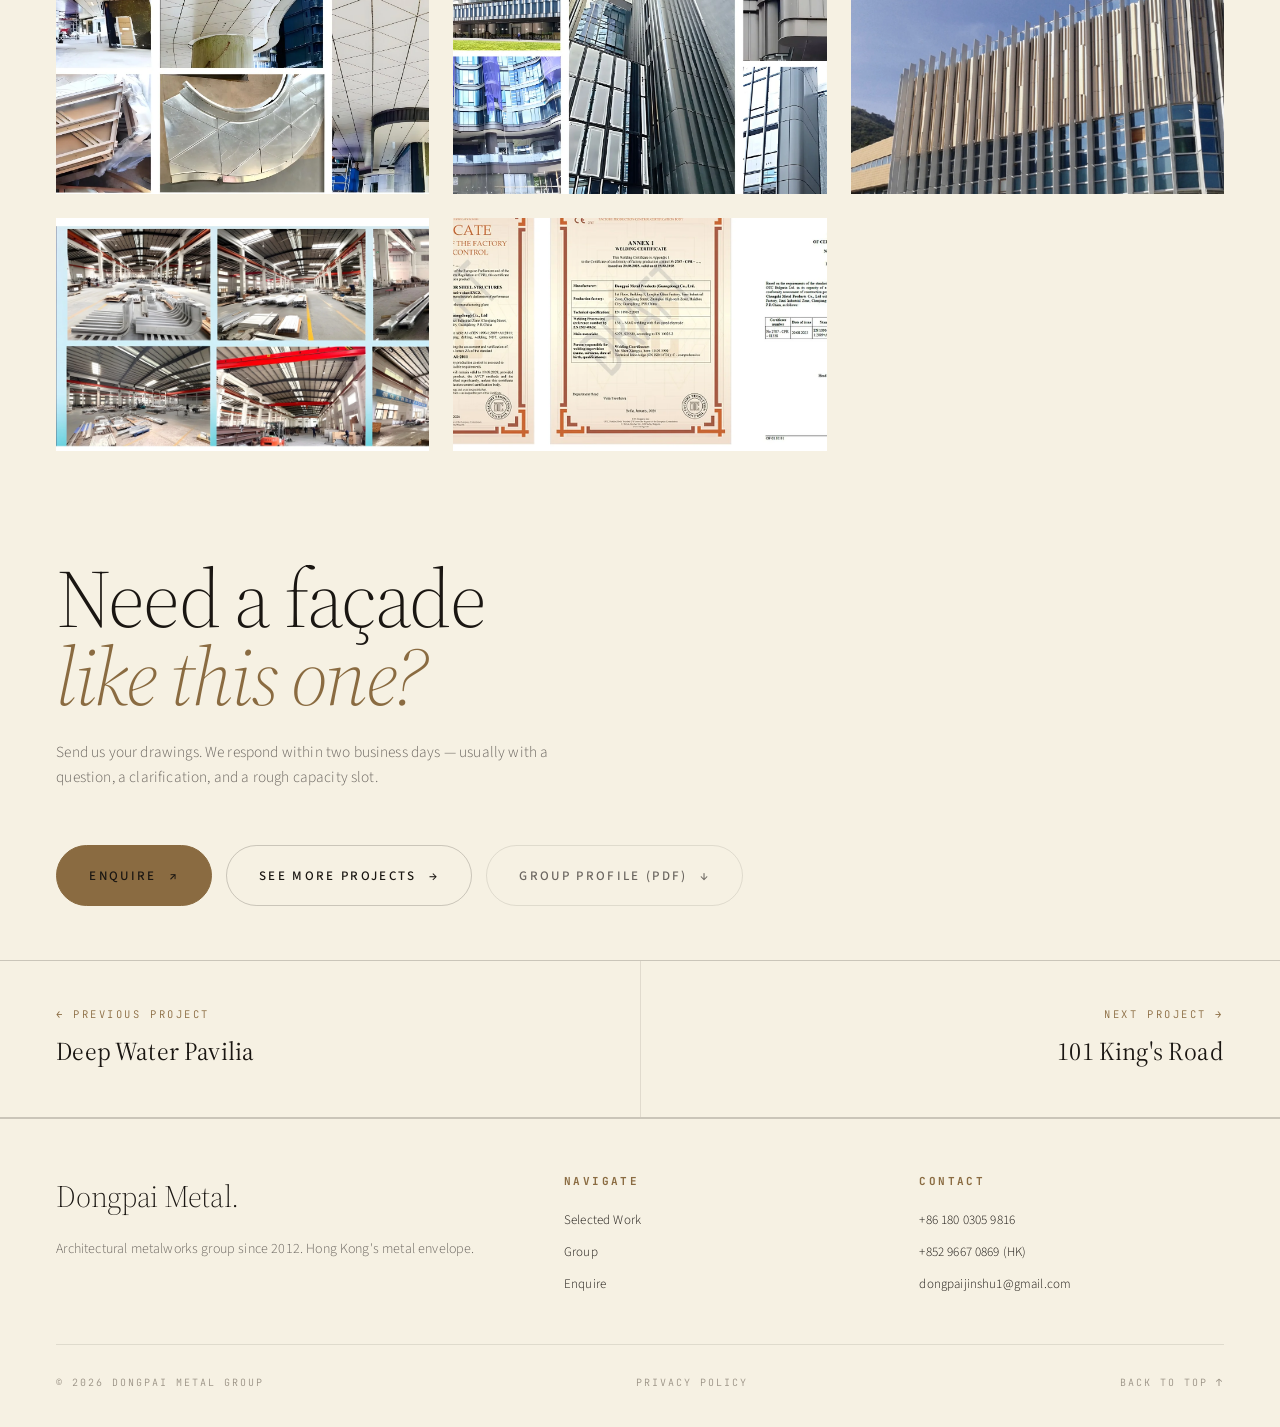
<file: work/cullinan-harbour.html>
<!doctype html>
<html lang="en">
  <head>
    <meta charset="UTF-8" />
    <meta name="viewport" content="width=device-width, initial-scale=1.0" />
    <title>Cullinan Harbour · Dongpai Metal — Kai Tak · 6551</title>
    <meta name="description" content="Cullinan Harbour (天璽·海 · 啟德 6551) — Podium external cladding + suspended bronze ceiling for Sun Hung Kai Properties, ~4,000 m² · 2,020 panels. Delivered by Dongpai Metal Group 2024." />
    <link rel="icon" type="image/x-icon" href="../favicon.ico" />
    <link rel="apple-touch-icon" sizes="180x180" href="../assets/icons/apple-touch-icon.png" />
    <link rel="manifest" href="../manifest.webmanifest" />
    <meta name="theme-color" content="#f6f1e3" />
    <link rel="canonical" href="https://dongpaimetal.com/work/cullinan-harbour.html" />
    <link rel="alternate" hreflang="en" href="https://dongpaimetal.com/work/cullinan-harbour.html" />
    <link rel="alternate" hreflang="zh-Hant" href="https://dongpaimetal.com/work/cullinan-harbour.html?lang=zh-hant" />
    <link rel="alternate" hreflang="x-default" href="https://dongpaimetal.com/work/cullinan-harbour.html" />

    <!-- Open Graph -->
    <meta property="og:site_name" content="Dongpai Metal" />
    <meta property="og:type" content="article" />
    <meta property="og:url" content="https://dongpaimetal.com/work/cullinan-harbour.html" />
    <meta property="og:title" content="Cullinan Harbour · Dongpai Metal — Kai Tak · 6551" />
    <meta property="og:description" content="Cullinan Harbour (天璽·海 · 啟德 6551) — Podium external cladding + suspended bronze ceiling for Sun Hung Kai Properties, ~4,000 m² · 2,020 panels. Delivered by Dongpai Metal Group 2024." />
    <meta property="og:image" content="https://dongpaimetal.com/assets/site/projects/cullinan-harbour.webp" />
    <meta property="og:image:width" content="2000" />
    <meta property="og:image:height" content="813" />
    <meta property="og:locale" content="en_HK" />
    <meta property="og:locale:alternate" content="zh_HK" />

    <!-- Twitter Card -->
    <meta name="twitter:card" content="summary_large_image" />
    <meta name="twitter:title" content="Cullinan Harbour · Dongpai Metal — Kai Tak · 6551" />
    <meta name="twitter:description" content="Cullinan Harbour (天璽·海 · 啟德 6551) — Podium external cladding + suspended bronze ceiling for Sun Hung Kai Properties, ~4,000 m² · 2,020 panels. Delivered by Dongpai Metal Group 2024." />
    <meta name="twitter:image" content="https://dongpaimetal.com/assets/site/projects/cullinan-harbour.webp" />

    <link rel="stylesheet" href="../styles.css?v=59" />

    <!-- ════════ 追蹤代码占位 ════════ -->
    <!-- TODO Boss 拿到真 ID 后: 1) 取消下面 3 段注释; 2) 替换 G-WXQJCGZG3Q / AW-XXXXXXXXX/XXXXXXXXXX_X / your-google-verification-token 为真值 -->

    <!-- Google Search Console domain verification -->
    <!-- <meta name="google-site-verification" content="your-google-verification-token-here" /> -->

    <!-- Google Analytics 4 + Google Ads (gtag.js, Consent Mode v2 由 script.js 默认 deny) -->
    
    <script async src="https://www.googletagmanager.com/gtag/js?id=G-WXQJCGZG3Q"></script>
    <script>
      window.dataLayer = window.dataLayer || [];
      function gtag(){ dataLayer.push(arguments); }
      gtag('js', new Date());
      gtag('config', 'G-WXQJCGZG3Q');         // ← 替换 GA4 measurement ID
      gtag('config', 'AW-XXXXXXXXX');         // ← 替换 Google Ads conversion ID
    </script>

  </head>
  <body id="top" class="project-page">
    <!-- Language toggle -->
    <div class="proj-lang-switch" role="tablist" aria-label="Language">
      <button type="button" data-lang="en" class="active" aria-pressed="true">EN</button>
      <button type="button" data-lang="zh" aria-pressed="false">繁</button>
    </div>
    <!-- minimal header -->
    <header class="site-header proj-header" data-elevated="true">
      <a class="brand" href="../" aria-label="Dongpai Metal — home">
        <span class="brand-name">Dongpai Metal</span>
        <span class="brand-meta">Architectural Metalworks · Est. 2012</span>
      </a>
      <nav class="desktop-nav">
        <a href="../#work">Selected Work</a>
        <a href="../#studio">Group</a>
        <a href="../#certification">Certification</a>
        <a href="../#contact">Contact</a>
      </nav>
      <div class="header-tools">
        <a class="header-cta" href="../#contact">Enquire ↗</a>
      </div>
    </header>

    <main class="proj-main">
      <!-- Project hero -->
      <section class="proj-hero">
        <figure class="proj-hero-img">
          <img src="../assets/site/projects/cullinan-harbour.webp" alt="Cullinan Harbour" width="2000" height="813" />
        </figure>
        <div class="proj-hero-text">
          <p class="section-num">Kai Tak · 6551 · 2024</p>
          <h1 class="proj-title">Cullinan Harbour</h1>
          <p class="proj-subtitle">天璽·海 · 啟德 6551</p>
        </div>
      </section>

      <!-- Quick facts -->
      <section class="proj-facts">
        <div class="proj-fact"><dt>Client</dt><dd>Sun Hung Kai Properties</dd></div>
        <div class="proj-fact"><dt>Architect</dt><dd>Wong Tung & Partners</dd></div>
        <div class="proj-fact"><dt>Scope</dt><dd>Podium external cladding + suspended bronze ceiling<br><span class="zh-meta">平台外牆包板 + 懸掛銅色天花</span></dd></div>
        <div class="proj-fact"><dt>Quantity</dt><dd>~4,000 m² · 2,020 panels</dd></div>
        <div class="proj-fact"><dt>Year</dt><dd>2024</dd></div>
        <div class="proj-fact"><dt>Materials</dt><dd>Bronze-anodised aluminium · Rhombic feature tiles · BD curtain-wall code</dd></div>
      </section>

      <!-- Long narrative -->
      <section class="proj-narrative">
        <div class="section-inner">
          <p class="proj-copy proj-copy-en">A new harbourfront address from Sun Hung Kai at Kai Tak — facing Victoria Harbour, framed by Wong Tung's quiet geometry. Our atelier delivered the entire podium envelope: the external bronze cladding, and a 1,010 m² rhombic-shape suspended ceiling assembled from <em>2,020 individually-cut bronze panels</em>. Drawn at our Hong Kong office, mocked-up at full scale in Huizhou, signed off by the architect, then fabricated and installed by our own crew. From first shop drawing to handover: 11 months.</p>
          <p class="proj-copy proj-copy-zh">新鴻基於啟德海濱推出的新地址——面向維多利亞港，由黃譚設計建築事務所以克制的幾何感包覆。東排集團交付了整個平台外殼：銅色外牆包板，以及 1,010 平方米菱形懸掛天花，由<em>2,020 塊單獨切割的銅板</em>組裝。深化圖紙在香港辦事處完成，惠州廠房按 1:1 樣板搭建，建築師簽字後由我們自己的團隊加工與安裝。從第一張深化圖到項目交付：11 個月。</p>
        </div>
      </section>

      <!-- Gallery -->
      <section class="proj-gallery">
        <div class="section-inner">
          <p class="kicker">— Gallery</p>
          <div class="proj-gallery-grid">
              <figure class="proj-gallery-item"><img src="../assets/site/projects/cullinan-harbour-ceiling.webp" loading="lazy" alt="Cullinan Harbour rhombic bronze suspended ceiling" width="2000" height="813" /></figure>
              <figure class="proj-gallery-item"><img src="../assets/site/projects/cullinan-harbour.webp" loading="lazy" alt="Cullinan Harbour podium external cladding" width="2000" height="813" /></figure>
              <figure class="proj-gallery-item"><img src="../assets/site/hero-cinematic.webp" loading="lazy" alt="Cullinan Harbour ceiling — install close-up" width="2400" height="2217" /></figure>
              <figure class="proj-gallery-item"><img src="../assets/site/projects/factory-layout.webp" loading="lazy" alt="Dongpai Huizhou flagship production floor" width="2000" height="1180" /></figure>
              <figure class="proj-gallery-item"><img src="../assets/site/projects/certificate-en1090.webp" loading="lazy" alt="EN 1090-2 EXC3 certification" width="2000" height="799" /></figure>
          </div>
        </div>
      </section>

      <!-- CTA -->
      <section class="proj-cta">
        <div class="section-inner">
          <h2 class="section-title">Need a façade<br /><em>like this one?</em></h2>
          <p class="section-lead">Send us your drawings. We respond within two business days — usually with a question, a clarification, and a rough capacity slot.</p>
          <div class="hero-actions">
            <a class="btn btn-primary" href="../#contact"><span>Enquire</span><span class="arrow">↗</span></a>
            <a class="btn" href="../#work"><span>See more projects</span><span class="arrow">→</span></a>
            <a class="btn btn-ghost" href="../assets/pdf/Dongpai-Metal-Group-Profile.pdf" download target="_blank"><span>Group Profile (PDF)</span><span class="arrow">↓</span></a>
          </div>
        </div>
      </section>

      <!-- Prev / Next -->
      <nav class="proj-nav">
        <a class="proj-nav-link proj-nav-prev" href="deep-water-pavilia.html">
          <span class="proj-nav-label">← Previous project</span>
          <span class="proj-nav-name">Deep Water Pavilia</span>
        </a>
        <a class="proj-nav-link proj-nav-next" href="101-kings-road.html">
          <span class="proj-nav-label">Next project →</span>
          <span class="proj-nav-name">101 King's Road</span>
        </a>
      </nav>
    </main>

    <!-- minimal footer -->
    <footer class="site-footer">
      <div class="footer-inner footer-minimal">
        <div class="footer-brand">
          <p class="name">Dongpai Metal.</p>
          <p class="tagline-minimal">Architectural metalworks group since 2012. Hong Kong's metal envelope.</p>
        </div>
        <div class="footer-col">
          <h5>Navigate</h5>
          <ul>
            <li><a href="../#work">Selected Work</a></li>
            <li><a href="../#studio">Group</a></li>
            <li><a href="../#contact">Enquire</a></li>
          </ul>
        </div>
        <div class="footer-col">
          <h5>Contact</h5>
          <ul>
            <li><a href="tel:+8618003059816">+86 180 0305 9816</a></li>
            <li><a href="tel:+85296670869">+852 9667 0869 (HK)</a></li>
            <li><a href="mailto:dongpaijinshu1@gmail.com">dongpaijinshu1@gmail.com</a></li>
          </ul>
        </div>
      </div>
      <div class="footer-bottom">
        <span>© 2026 Dongpai Metal Group<span class="zh"> · 東排金屬集團</span></span>
        <a href="/privacy.html" data-i18n="footerPrivacy">Privacy Policy</a>
        <a href="#top">Back to Top ↑</a>
      </div>
    </footer>
      <script>
      (function(){
        var saved = localStorage.getItem('cl-lang');
        var lang = (saved && saved.indexOf('zh') === 0) ? 'zh-hant' : 'en';
        document.body.className = (document.body.className.replace(/\blang-[a-z]+\b/g,'') + ' lang-' + lang).trim();
        document.documentElement.lang = (lang === 'zh-hant' || lang === 'zh') ? 'zh-Hant' : 'en';
        document.querySelectorAll('.proj-lang-switch button').forEach(function(b){
          b.classList.toggle('active', b.dataset.lang === lang);
          b.setAttribute('aria-pressed', String(b.dataset.lang === lang));
          b.addEventListener('click', function(){
            var L = this.dataset.lang === 'zh' ? 'zh-hant' : this.dataset.lang;
            document.body.className = document.body.className.replace(/\blang-[a-z]+\b/g,'') + ' lang-' + L;
            document.documentElement.lang = (L === 'zh-hant' || L === 'zh') ? 'zh-Hant' : 'en';
            localStorage.setItem('cl-lang', L === 'zh' ? 'zh-hant' : 'en');
            document.querySelectorAll('.proj-lang-switch button').forEach(function(bb){
              bb.classList.toggle('active', bb.dataset.lang === L);
              bb.setAttribute('aria-pressed', String(bb.dataset.lang === L));
            });
          });
        });
      })();
    </script>
  </body>
</html>
</file>
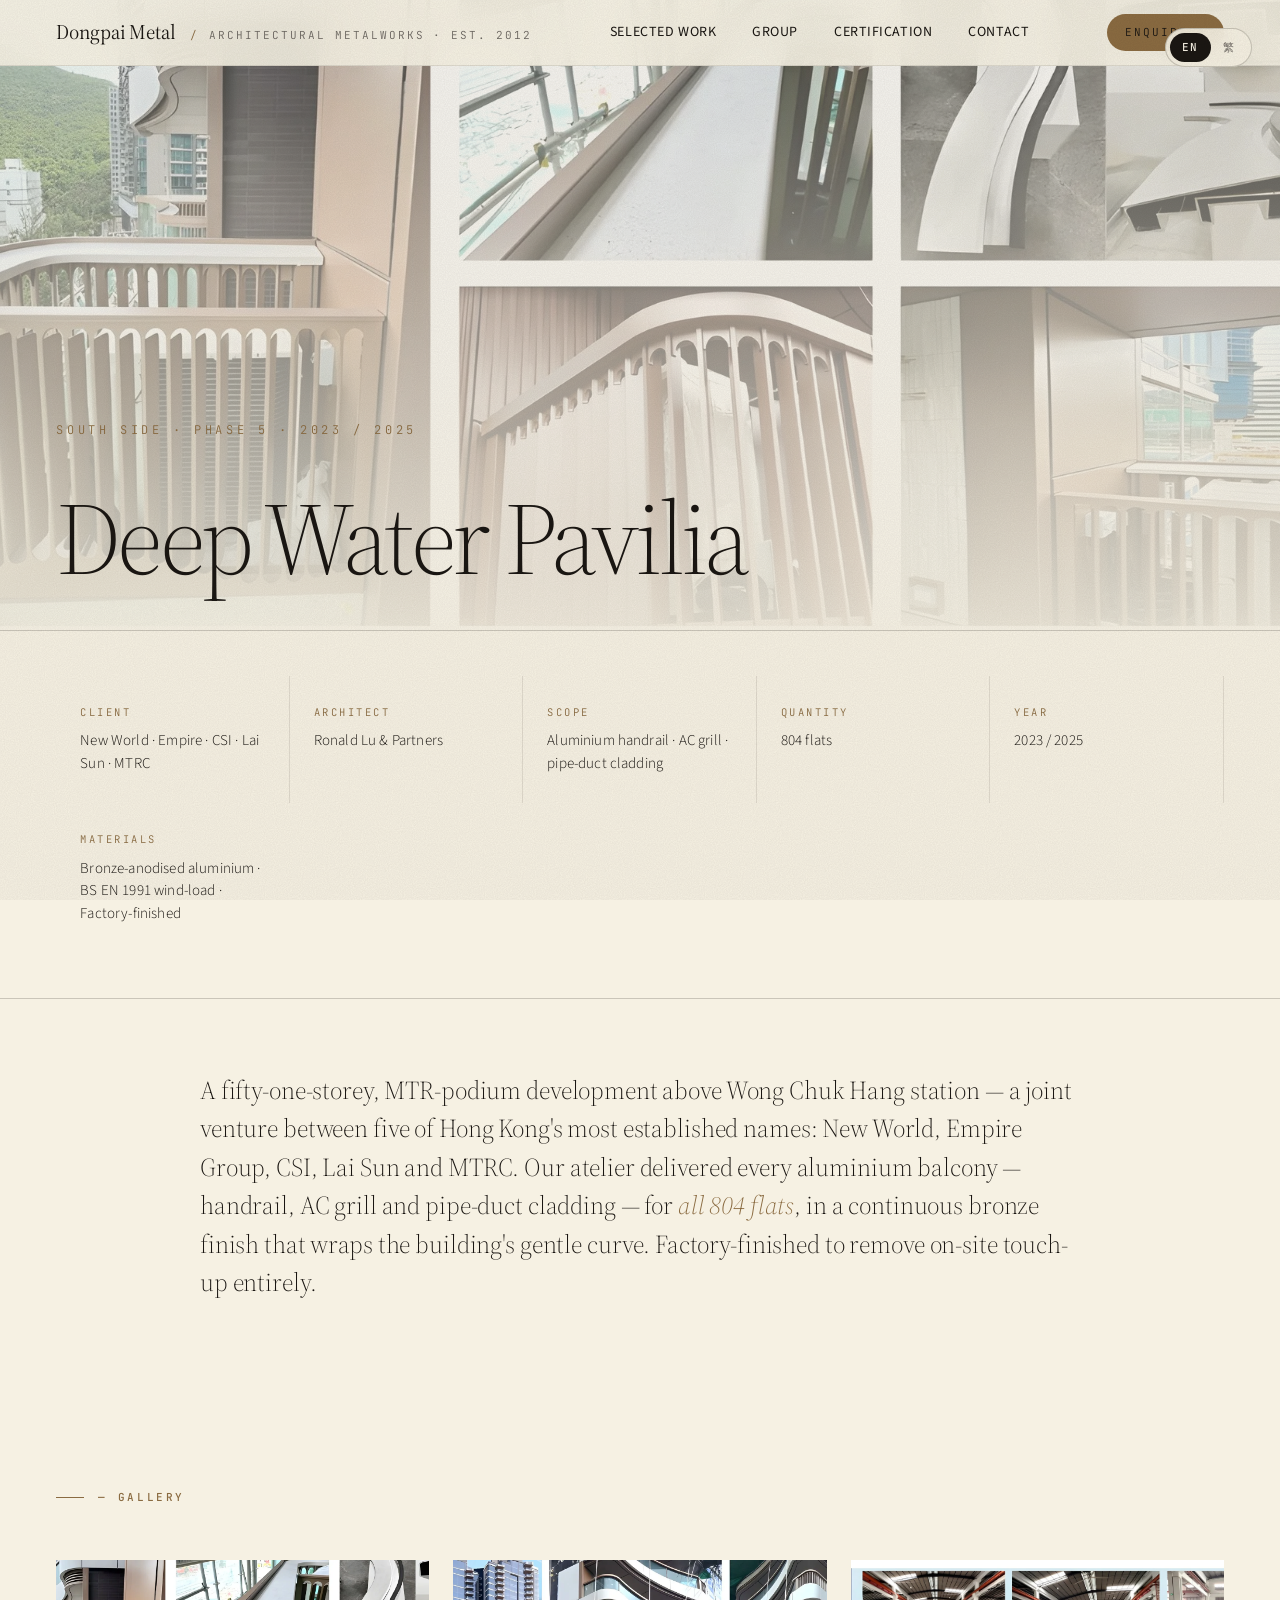
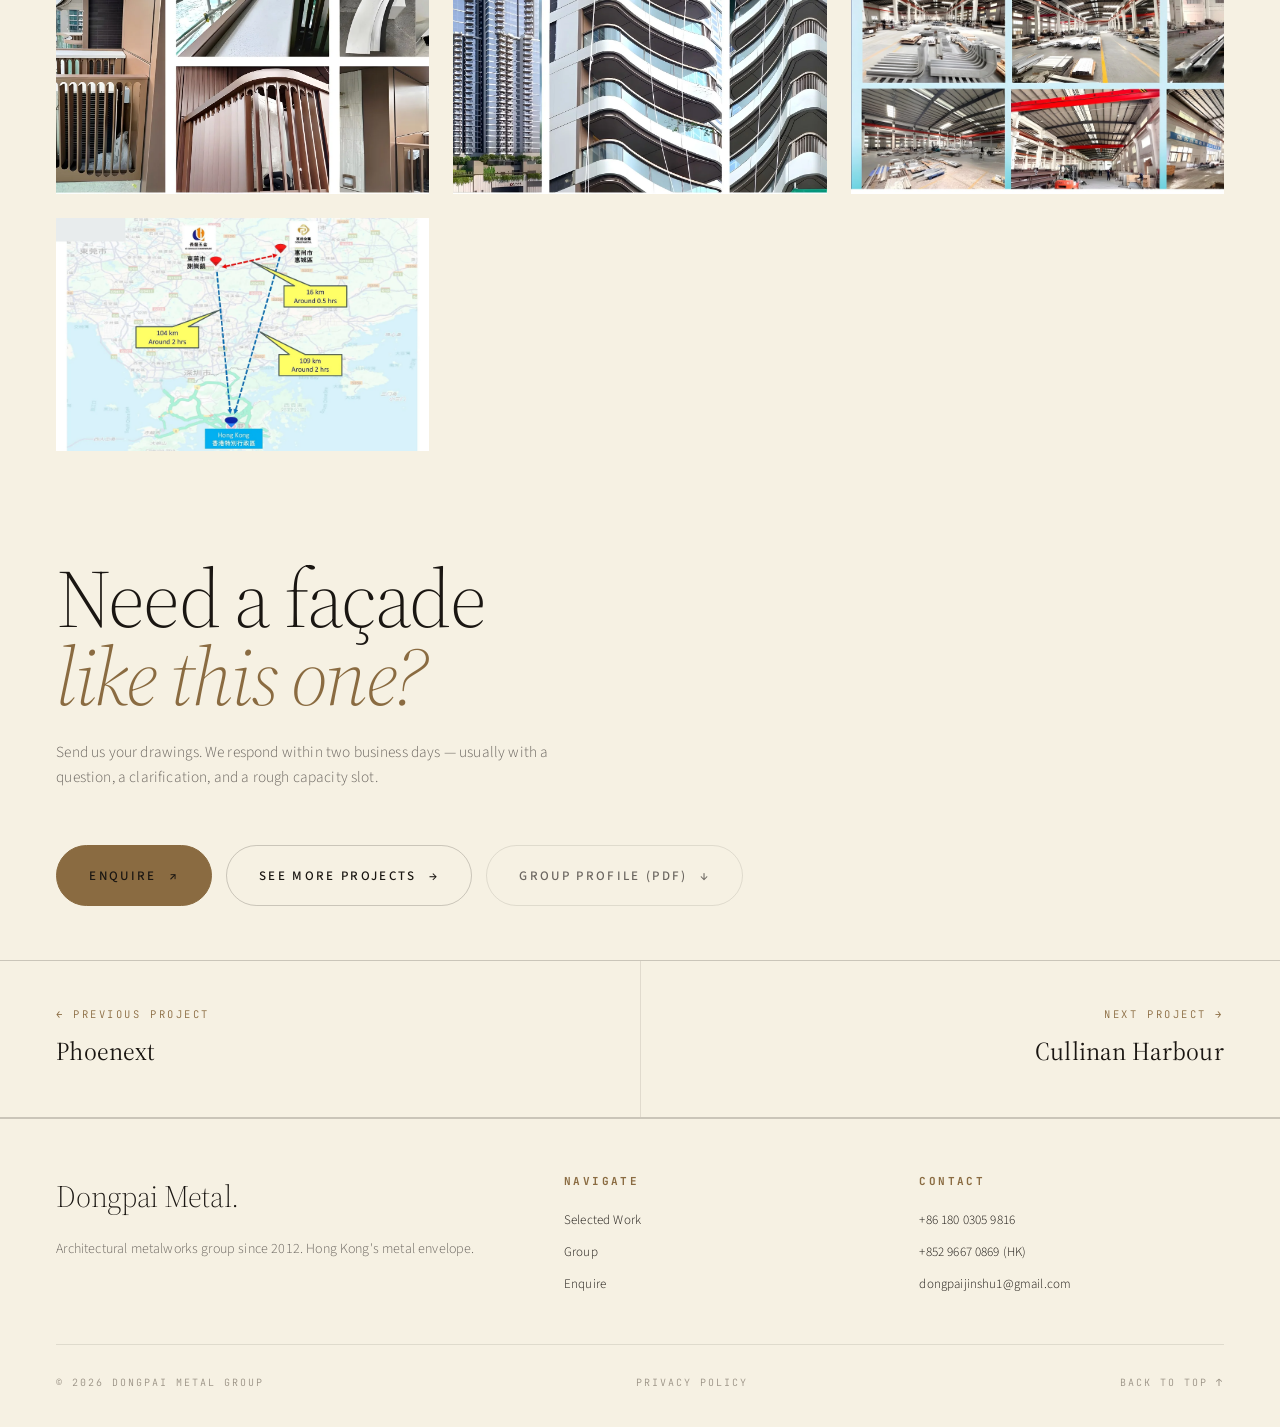
<file: work/deep-water-pavilia.html>
<!doctype html>
<html lang="en">
  <head>
    <meta charset="UTF-8" />
    <meta name="viewport" content="width=device-width, initial-scale=1.0" />
    <title>Deep Water Pavilia · Dongpai Metal — South Side · Phase 5</title>
    <meta name="description" content="Deep Water Pavilia (滶晨 · 南區第五期) — Aluminium handrail · AC grill · pipe-duct cladding for New World · Empire · CSI · Lai Sun · MTRC, 804 flats. Delivered by Dongpai Metal Group 2023 / 2025." />
    <link rel="icon" type="image/x-icon" href="../favicon.ico" />
    <link rel="apple-touch-icon" sizes="180x180" href="../assets/icons/apple-touch-icon.png" />
    <link rel="manifest" href="../manifest.webmanifest" />
    <meta name="theme-color" content="#f6f1e3" />
    <link rel="canonical" href="https://dongpaimetal.com/work/deep-water-pavilia.html" />
    <link rel="alternate" hreflang="en" href="https://dongpaimetal.com/work/deep-water-pavilia.html" />
    <link rel="alternate" hreflang="zh-Hant" href="https://dongpaimetal.com/work/deep-water-pavilia.html?lang=zh-hant" />
    <link rel="alternate" hreflang="x-default" href="https://dongpaimetal.com/work/deep-water-pavilia.html" />

    <!-- Open Graph -->
    <meta property="og:site_name" content="Dongpai Metal" />
    <meta property="og:type" content="article" />
    <meta property="og:url" content="https://dongpaimetal.com/work/deep-water-pavilia.html" />
    <meta property="og:title" content="Deep Water Pavilia · Dongpai Metal — South Side · Phase 5" />
    <meta property="og:description" content="Deep Water Pavilia (滶晨 · 南區第五期) — Aluminium handrail · AC grill · pipe-duct cladding for New World · Empire · CSI · Lai Sun · MTRC, 804 flats. Delivered by Dongpai Metal Group 2023 / 2025." />
    <meta property="og:image" content="https://dongpaimetal.com/assets/site/projects/deep-water-pavilia-alt.webp" />
    <meta property="og:image:width" content="2000" />
    <meta property="og:image:height" content="813" />
    <meta property="og:locale" content="en_HK" />
    <meta property="og:locale:alternate" content="zh_HK" />

    <!-- Twitter Card -->
    <meta name="twitter:card" content="summary_large_image" />
    <meta name="twitter:title" content="Deep Water Pavilia · Dongpai Metal — South Side · Phase 5" />
    <meta name="twitter:description" content="Deep Water Pavilia (滶晨 · 南區第五期) — Aluminium handrail · AC grill · pipe-duct cladding for New World · Empire · CSI · Lai Sun · MTRC, 804 flats. Delivered by Dongpai Metal Group 2023 / 2025." />
    <meta name="twitter:image" content="https://dongpaimetal.com/assets/site/projects/deep-water-pavilia-alt.webp" />

    <link rel="stylesheet" href="../styles.css?v=59" />

    <!-- ════════ 追蹤代码占位 ════════ -->
    <!-- TODO Boss 拿到真 ID 后: 1) 取消下面 3 段注释; 2) 替换 G-WXQJCGZG3Q / AW-XXXXXXXXX/XXXXXXXXXX_X / your-google-verification-token 为真值 -->

    <!-- Google Search Console domain verification -->
    <!-- <meta name="google-site-verification" content="your-google-verification-token-here" /> -->

    <!-- Google Analytics 4 + Google Ads (gtag.js, Consent Mode v2 由 script.js 默认 deny) -->
    
    <script async src="https://www.googletagmanager.com/gtag/js?id=G-WXQJCGZG3Q"></script>
    <script>
      window.dataLayer = window.dataLayer || [];
      function gtag(){ dataLayer.push(arguments); }
      gtag('js', new Date());
      gtag('config', 'G-WXQJCGZG3Q');         // ← 替换 GA4 measurement ID
      gtag('config', 'AW-XXXXXXXXX');         // ← 替换 Google Ads conversion ID
    </script>

  </head>
  <body id="top" class="project-page">
    <!-- Language toggle -->
    <div class="proj-lang-switch" role="tablist" aria-label="Language">
      <button type="button" data-lang="en" class="active" aria-pressed="true">EN</button>
      <button type="button" data-lang="zh" aria-pressed="false">繁</button>
    </div>
    <!-- minimal header -->
    <header class="site-header proj-header" data-elevated="true">
      <a class="brand" href="../" aria-label="Dongpai Metal — home">
        <span class="brand-name">Dongpai Metal</span>
        <span class="brand-meta">Architectural Metalworks · Est. 2012</span>
      </a>
      <nav class="desktop-nav">
        <a href="../#work">Selected Work</a>
        <a href="../#studio">Group</a>
        <a href="../#certification">Certification</a>
        <a href="../#contact">Contact</a>
      </nav>
      <div class="header-tools">
        <a class="header-cta" href="../#contact">Enquire ↗</a>
      </div>
    </header>

    <main class="proj-main">
      <!-- Project hero -->
      <section class="proj-hero">
        <figure class="proj-hero-img">
          <img src="../assets/site/projects/deep-water-pavilia-alt.webp" alt="Deep Water Pavilia" width="2000" height="813" />
        </figure>
        <div class="proj-hero-text">
          <p class="section-num">South Side · Phase 5 · 2023 / 2025</p>
          <h1 class="proj-title">Deep Water Pavilia</h1>
          <p class="proj-subtitle">滶晨 · 南區第五期</p>
        </div>
      </section>

      <!-- Quick facts -->
      <section class="proj-facts">
        <div class="proj-fact"><dt>Client</dt><dd>New World · Empire · CSI · Lai Sun · MTRC</dd></div>
        <div class="proj-fact"><dt>Architect</dt><dd>Ronald Lu & Partners</dd></div>
        <div class="proj-fact"><dt>Scope</dt><dd>Aluminium handrail · AC grill · pipe-duct cladding<br><span class="zh-meta">鋁合金欄杆 · 空調格柵 · 管井包板</span></dd></div>
        <div class="proj-fact"><dt>Quantity</dt><dd>804 flats</dd></div>
        <div class="proj-fact"><dt>Year</dt><dd>2023 / 2025</dd></div>
        <div class="proj-fact"><dt>Materials</dt><dd>Bronze-anodised aluminium · BS EN 1991 wind-load · Factory-finished</dd></div>
      </section>

      <!-- Long narrative -->
      <section class="proj-narrative">
        <div class="section-inner">
          <p class="proj-copy proj-copy-en">A fifty-one-storey, MTR-podium development above Wong Chuk Hang station — a joint venture between five of Hong Kong's most established names: New World, Empire Group, CSI, Lai Sun and MTRC. Our atelier delivered every aluminium balcony — handrail, AC grill and pipe-duct cladding — for <em>all 804 flats</em>, in a continuous bronze finish that wraps the building's gentle curve. Factory-finished to remove on-site touch-up entirely.</p>
          <p class="proj-copy proj-copy-zh">黃竹坑港鐵上蓋 51 層住宅項目，由五大發展商聯合開發：新世界、Empire Group、CSI、麗新、港鐵。東排集團為<em>全部 804 戶</em>提供鋁合金欄杆、空調格柵、管井包板，以連續銅色陽極處理包覆建築柔和的弧形外立面。工廠完成終飾，現場無需補漆。</p>
        </div>
      </section>

      <!-- Gallery -->
      <section class="proj-gallery">
        <div class="section-inner">
          <p class="kicker">— Gallery</p>
          <div class="proj-gallery-grid">
              <figure class="proj-gallery-item"><img src="../assets/site/projects/deep-water-pavilia-alt.webp" loading="lazy" alt="Deep Water Pavilia balcony — bronze handrail" width="2000" height="813" /></figure>
              <figure class="proj-gallery-item"><img src="../assets/site/projects/deep-water-pavilia.webp" loading="lazy" alt="Deep Water Pavilia tower elevation" width="2000" height="813" /></figure>
              <figure class="proj-gallery-item"><img src="../assets/site/projects/factory-layout.webp" loading="lazy" alt="Dongpai Huizhou flagship — fabrication" width="2000" height="1180" /></figure>
              <figure class="proj-gallery-item"><img src="../assets/site/projects/logistic-map.webp" loading="lazy" alt="Logistic — 2 hrs from plant to HK site" width="2000" height="1258" /></figure>
          </div>
        </div>
      </section>

      <!-- CTA -->
      <section class="proj-cta">
        <div class="section-inner">
          <h2 class="section-title">Need a façade<br /><em>like this one?</em></h2>
          <p class="section-lead">Send us your drawings. We respond within two business days — usually with a question, a clarification, and a rough capacity slot.</p>
          <div class="hero-actions">
            <a class="btn btn-primary" href="../#contact"><span>Enquire</span><span class="arrow">↗</span></a>
            <a class="btn" href="../#work"><span>See more projects</span><span class="arrow">→</span></a>
            <a class="btn btn-ghost" href="../assets/pdf/Dongpai-Metal-Group-Profile.pdf" download target="_blank"><span>Group Profile (PDF)</span><span class="arrow">↓</span></a>
          </div>
        </div>
      </section>

      <!-- Prev / Next -->
      <nav class="proj-nav">
        <a class="proj-nav-link proj-nav-prev" href="phoenext.html">
          <span class="proj-nav-label">← Previous project</span>
          <span class="proj-nav-name">Phoenext</span>
        </a>
        <a class="proj-nav-link proj-nav-next" href="cullinan-harbour.html">
          <span class="proj-nav-label">Next project →</span>
          <span class="proj-nav-name">Cullinan Harbour</span>
        </a>
      </nav>
    </main>

    <!-- minimal footer -->
    <footer class="site-footer">
      <div class="footer-inner footer-minimal">
        <div class="footer-brand">
          <p class="name">Dongpai Metal.</p>
          <p class="tagline-minimal">Architectural metalworks group since 2012. Hong Kong's metal envelope.</p>
        </div>
        <div class="footer-col">
          <h5>Navigate</h5>
          <ul>
            <li><a href="../#work">Selected Work</a></li>
            <li><a href="../#studio">Group</a></li>
            <li><a href="../#contact">Enquire</a></li>
          </ul>
        </div>
        <div class="footer-col">
          <h5>Contact</h5>
          <ul>
            <li><a href="tel:+8618003059816">+86 180 0305 9816</a></li>
            <li><a href="tel:+85296670869">+852 9667 0869 (HK)</a></li>
            <li><a href="mailto:dongpaijinshu1@gmail.com">dongpaijinshu1@gmail.com</a></li>
          </ul>
        </div>
      </div>
      <div class="footer-bottom">
        <span>© 2026 Dongpai Metal Group<span class="zh"> · 東排金屬集團</span></span>
        <a href="/privacy.html" data-i18n="footerPrivacy">Privacy Policy</a>
        <a href="#top">Back to Top ↑</a>
      </div>
    </footer>
      <script>
      (function(){
        var saved = localStorage.getItem('cl-lang');
        var lang = (saved && saved.indexOf('zh') === 0) ? 'zh-hant' : 'en';
        document.body.className = (document.body.className.replace(/\blang-[a-z]+\b/g,'') + ' lang-' + lang).trim();
        document.documentElement.lang = (lang === 'zh-hant' || lang === 'zh') ? 'zh-Hant' : 'en';
        document.querySelectorAll('.proj-lang-switch button').forEach(function(b){
          b.classList.toggle('active', b.dataset.lang === lang);
          b.setAttribute('aria-pressed', String(b.dataset.lang === lang));
          b.addEventListener('click', function(){
            var L = this.dataset.lang === 'zh' ? 'zh-hant' : this.dataset.lang;
            document.body.className = document.body.className.replace(/\blang-[a-z]+\b/g,'') + ' lang-' + L;
            document.documentElement.lang = (L === 'zh-hant' || L === 'zh') ? 'zh-Hant' : 'en';
            localStorage.setItem('cl-lang', L === 'zh' ? 'zh-hant' : 'en');
            document.querySelectorAll('.proj-lang-switch button').forEach(function(bb){
              bb.classList.toggle('active', bb.dataset.lang === L);
              bb.setAttribute('aria-pressed', String(bb.dataset.lang === L));
            });
          });
        });
      })();
    </script>
  </body>
</html>
</file>
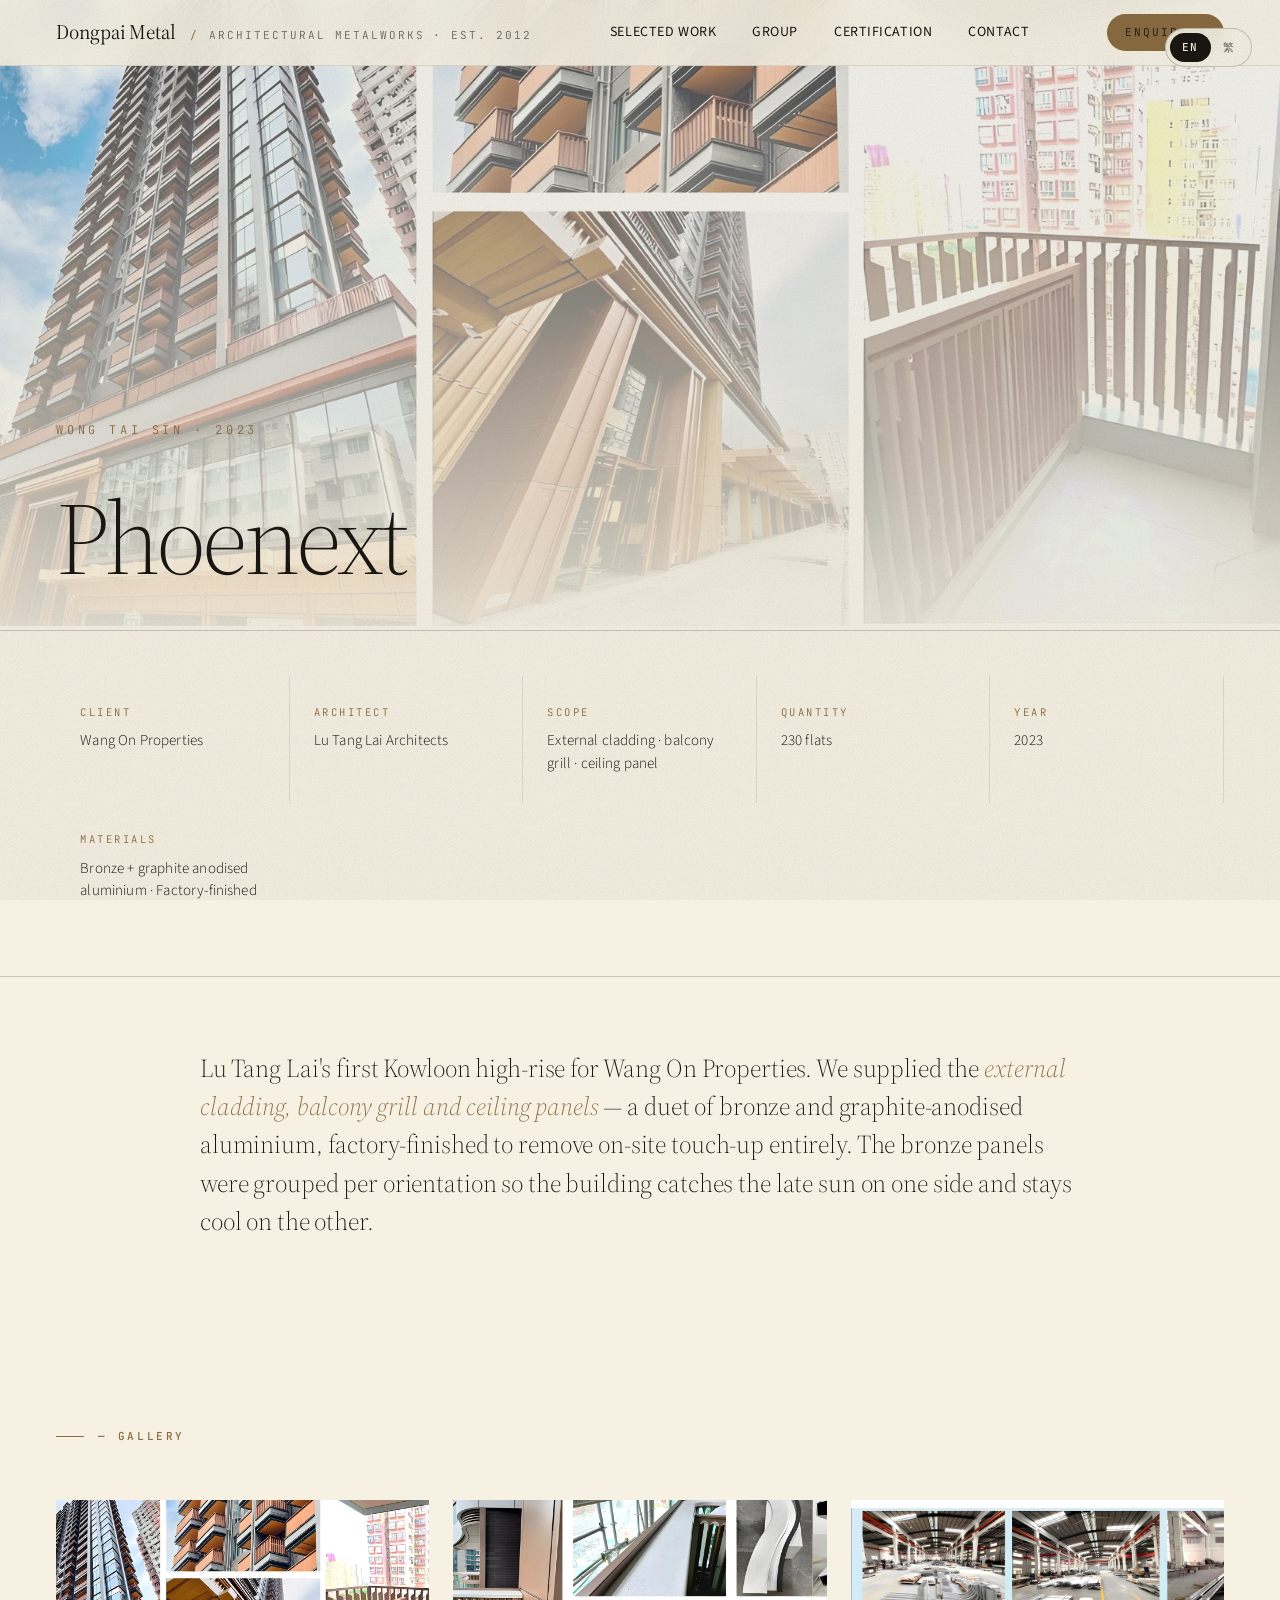
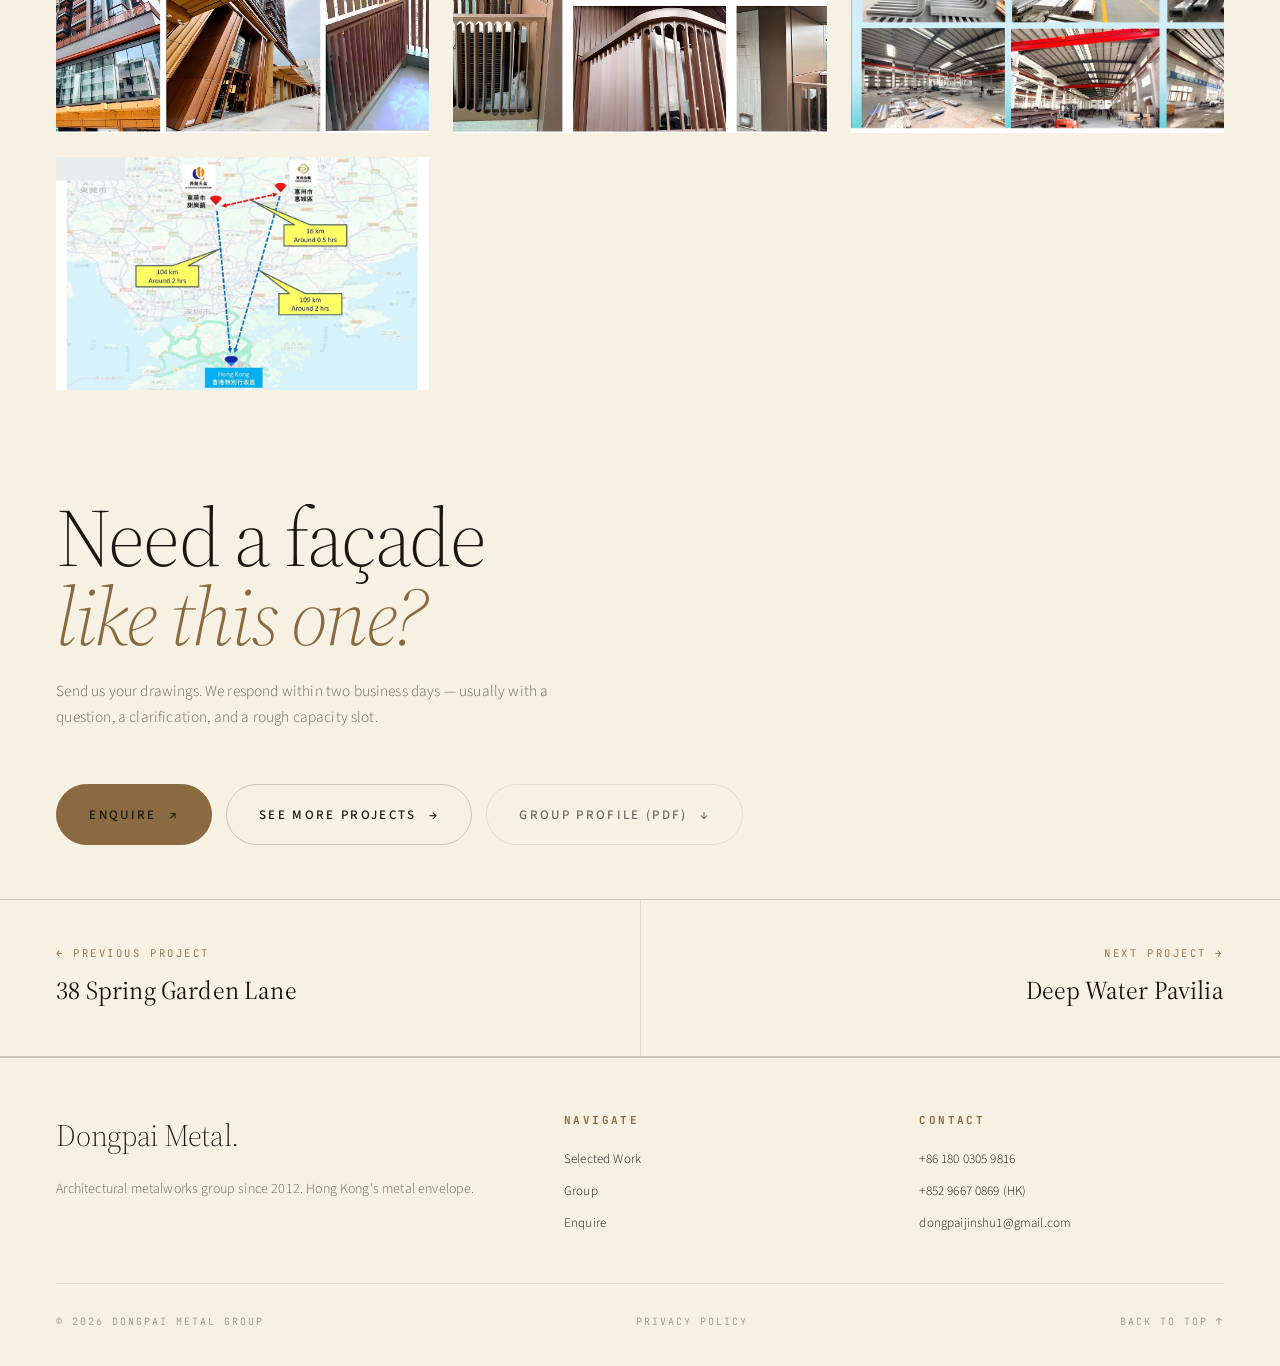
<file: work/phoenext.html>
<!doctype html>
<html lang="en">
  <head>
    <meta charset="UTF-8" />
    <meta name="viewport" content="width=device-width, initial-scale=1.0" />
    <title>Phoenext · Dongpai Metal — Wong Tai Sin</title>
    <meta name="description" content="Phoenext (薈鳴 · 明豐街 28 號) — External cladding · balcony grill · ceiling panel for Wang On Properties, 230 flats. Delivered by Dongpai Metal Group 2023." />
    <link rel="icon" type="image/x-icon" href="../favicon.ico" />
    <link rel="apple-touch-icon" sizes="180x180" href="../assets/icons/apple-touch-icon.png" />
    <link rel="manifest" href="../manifest.webmanifest" />
    <meta name="theme-color" content="#f6f1e3" />
    <link rel="canonical" href="https://dongpaimetal.com/work/phoenext.html" />
    <link rel="alternate" hreflang="en" href="https://dongpaimetal.com/work/phoenext.html" />
    <link rel="alternate" hreflang="zh-Hant" href="https://dongpaimetal.com/work/phoenext.html?lang=zh-hant" />
    <link rel="alternate" hreflang="x-default" href="https://dongpaimetal.com/work/phoenext.html" />

    <!-- Open Graph -->
    <meta property="og:site_name" content="Dongpai Metal" />
    <meta property="og:type" content="article" />
    <meta property="og:url" content="https://dongpaimetal.com/work/phoenext.html" />
    <meta property="og:title" content="Phoenext · Dongpai Metal — Wong Tai Sin" />
    <meta property="og:description" content="Phoenext (薈鳴 · 明豐街 28 號) — External cladding · balcony grill · ceiling panel for Wang On Properties, 230 flats. Delivered by Dongpai Metal Group 2023." />
    <meta property="og:image" content="https://dongpaimetal.com/assets/site/projects/phoenext.webp" />
    <meta property="og:image:width" content="2000" />
    <meta property="og:image:height" content="813" />
    <meta property="og:locale" content="en_HK" />
    <meta property="og:locale:alternate" content="zh_HK" />

    <!-- Twitter Card -->
    <meta name="twitter:card" content="summary_large_image" />
    <meta name="twitter:title" content="Phoenext · Dongpai Metal — Wong Tai Sin" />
    <meta name="twitter:description" content="Phoenext (薈鳴 · 明豐街 28 號) — External cladding · balcony grill · ceiling panel for Wang On Properties, 230 flats. Delivered by Dongpai Metal Group 2023." />
    <meta name="twitter:image" content="https://dongpaimetal.com/assets/site/projects/phoenext.webp" />

    <link rel="stylesheet" href="../styles.css?v=59" />

    <!-- ════════ 追蹤代码占位 ════════ -->
    <!-- TODO Boss 拿到真 ID 后: 1) 取消下面 3 段注释; 2) 替换 G-WXQJCGZG3Q / AW-XXXXXXXXX/XXXXXXXXXX_X / your-google-verification-token 为真值 -->

    <!-- Google Search Console domain verification -->
    <!-- <meta name="google-site-verification" content="your-google-verification-token-here" /> -->

    <!-- Google Analytics 4 + Google Ads (gtag.js, Consent Mode v2 由 script.js 默认 deny) -->
    
    <script async src="https://www.googletagmanager.com/gtag/js?id=G-WXQJCGZG3Q"></script>
    <script>
      window.dataLayer = window.dataLayer || [];
      function gtag(){ dataLayer.push(arguments); }
      gtag('js', new Date());
      gtag('config', 'G-WXQJCGZG3Q');         // ← 替换 GA4 measurement ID
      gtag('config', 'AW-XXXXXXXXX');         // ← 替换 Google Ads conversion ID
    </script>

  </head>
  <body id="top" class="project-page">
    <!-- Language toggle -->
    <div class="proj-lang-switch" role="tablist" aria-label="Language">
      <button type="button" data-lang="en" class="active" aria-pressed="true">EN</button>
      <button type="button" data-lang="zh" aria-pressed="false">繁</button>
    </div>
    <!-- minimal header -->
    <header class="site-header proj-header" data-elevated="true">
      <a class="brand" href="../" aria-label="Dongpai Metal — home">
        <span class="brand-name">Dongpai Metal</span>
        <span class="brand-meta">Architectural Metalworks · Est. 2012</span>
      </a>
      <nav class="desktop-nav">
        <a href="../#work">Selected Work</a>
        <a href="../#studio">Group</a>
        <a href="../#certification">Certification</a>
        <a href="../#contact">Contact</a>
      </nav>
      <div class="header-tools">
        <a class="header-cta" href="../#contact">Enquire ↗</a>
      </div>
    </header>

    <main class="proj-main">
      <!-- Project hero -->
      <section class="proj-hero">
        <figure class="proj-hero-img">
          <img src="../assets/site/projects/phoenext.webp" alt="Phoenext" width="2000" height="813" />
        </figure>
        <div class="proj-hero-text">
          <p class="section-num">Wong Tai Sin · 2023</p>
          <h1 class="proj-title">Phoenext</h1>
          <p class="proj-subtitle">薈鳴 · 明豐街 28 號</p>
        </div>
      </section>

      <!-- Quick facts -->
      <section class="proj-facts">
        <div class="proj-fact"><dt>Client</dt><dd>Wang On Properties</dd></div>
        <div class="proj-fact"><dt>Architect</dt><dd>Lu Tang Lai Architects</dd></div>
        <div class="proj-fact"><dt>Scope</dt><dd>External cladding · balcony grill · ceiling panel<br><span class="zh-meta">外牆包板 · 陽台格柵 · 天花板</span></dd></div>
        <div class="proj-fact"><dt>Quantity</dt><dd>230 flats</dd></div>
        <div class="proj-fact"><dt>Year</dt><dd>2023</dd></div>
        <div class="proj-fact"><dt>Materials</dt><dd>Bronze + graphite anodised aluminium · Factory-finished</dd></div>
      </section>

      <!-- Long narrative -->
      <section class="proj-narrative">
        <div class="section-inner">
          <p class="proj-copy proj-copy-en">Lu Tang Lai's first Kowloon high-rise for Wang On Properties. We supplied the <em>external cladding, balcony grill and ceiling panels</em> — a duet of bronze and graphite-anodised aluminium, factory-finished to remove on-site touch-up entirely. The bronze panels were grouped per orientation so the building catches the late sun on one side and stays cool on the other.</p>
          <p class="proj-copy proj-copy-zh">盧棠黎建築師為宏安地產設計的首個九龍高層項目。東排集團提供<em>外牆包板、陽台格柵與天花板</em>——銅色與石墨色陽極氧化鋁的二重奏，工廠完成終飾，現場無需補漆。銅板按朝向分組——讓建築一面捕捉斜陽，另一面保持涼爽。</p>
        </div>
      </section>

      <!-- Gallery -->
      <section class="proj-gallery">
        <div class="section-inner">
          <p class="kicker">— Gallery</p>
          <div class="proj-gallery-grid">
              <figure class="proj-gallery-item"><img src="../assets/site/projects/phoenext.webp" loading="lazy" alt="Phoenext tower bronze + graphite cladding" width="2000" height="813" /></figure>
              <figure class="proj-gallery-item"><img src="../assets/site/projects/deep-water-pavilia-alt.webp" loading="lazy" alt="Balcony grill comparable detail" width="2000" height="813" /></figure>
              <figure class="proj-gallery-item"><img src="../assets/site/projects/factory-layout.webp" loading="lazy" alt="Production floor" width="2000" height="1180" /></figure>
              <figure class="proj-gallery-item"><img src="../assets/site/projects/logistic-map.webp" loading="lazy" alt="Logistic — Huizhou to HK" width="2000" height="1258" /></figure>
          </div>
        </div>
      </section>

      <!-- CTA -->
      <section class="proj-cta">
        <div class="section-inner">
          <h2 class="section-title">Need a façade<br /><em>like this one?</em></h2>
          <p class="section-lead">Send us your drawings. We respond within two business days — usually with a question, a clarification, and a rough capacity slot.</p>
          <div class="hero-actions">
            <a class="btn btn-primary" href="../#contact"><span>Enquire</span><span class="arrow">↗</span></a>
            <a class="btn" href="../#work"><span>See more projects</span><span class="arrow">→</span></a>
            <a class="btn btn-ghost" href="../assets/pdf/Dongpai-Metal-Group-Profile.pdf" download target="_blank"><span>Group Profile (PDF)</span><span class="arrow">↓</span></a>
          </div>
        </div>
      </section>

      <!-- Prev / Next -->
      <nav class="proj-nav">
        <a class="proj-nav-link proj-nav-prev" href="spring-garden-lane.html">
          <span class="proj-nav-label">← Previous project</span>
          <span class="proj-nav-name">38 Spring Garden Lane</span>
        </a>
        <a class="proj-nav-link proj-nav-next" href="deep-water-pavilia.html">
          <span class="proj-nav-label">Next project →</span>
          <span class="proj-nav-name">Deep Water Pavilia</span>
        </a>
      </nav>
    </main>

    <!-- minimal footer -->
    <footer class="site-footer">
      <div class="footer-inner footer-minimal">
        <div class="footer-brand">
          <p class="name">Dongpai Metal.</p>
          <p class="tagline-minimal">Architectural metalworks group since 2012. Hong Kong's metal envelope.</p>
        </div>
        <div class="footer-col">
          <h5>Navigate</h5>
          <ul>
            <li><a href="../#work">Selected Work</a></li>
            <li><a href="../#studio">Group</a></li>
            <li><a href="../#contact">Enquire</a></li>
          </ul>
        </div>
        <div class="footer-col">
          <h5>Contact</h5>
          <ul>
            <li><a href="tel:+8618003059816">+86 180 0305 9816</a></li>
            <li><a href="tel:+85296670869">+852 9667 0869 (HK)</a></li>
            <li><a href="mailto:dongpaijinshu1@gmail.com">dongpaijinshu1@gmail.com</a></li>
          </ul>
        </div>
      </div>
      <div class="footer-bottom">
        <span>© 2026 Dongpai Metal Group<span class="zh"> · 東排金屬集團</span></span>
        <a href="/privacy.html" data-i18n="footerPrivacy">Privacy Policy</a>
        <a href="#top">Back to Top ↑</a>
      </div>
    </footer>
      <script>
      (function(){
        var saved = localStorage.getItem('cl-lang');
        var lang = (saved && saved.indexOf('zh') === 0) ? 'zh-hant' : 'en';
        document.body.className = (document.body.className.replace(/\blang-[a-z]+\b/g,'') + ' lang-' + lang).trim();
        document.documentElement.lang = (lang === 'zh-hant' || lang === 'zh') ? 'zh-Hant' : 'en';
        document.querySelectorAll('.proj-lang-switch button').forEach(function(b){
          b.classList.toggle('active', b.dataset.lang === lang);
          b.setAttribute('aria-pressed', String(b.dataset.lang === lang));
          b.addEventListener('click', function(){
            var L = this.dataset.lang === 'zh' ? 'zh-hant' : this.dataset.lang;
            document.body.className = document.body.className.replace(/\blang-[a-z]+\b/g,'') + ' lang-' + L;
            document.documentElement.lang = (L === 'zh-hant' || L === 'zh') ? 'zh-Hant' : 'en';
            localStorage.setItem('cl-lang', L === 'zh' ? 'zh-hant' : 'en');
            document.querySelectorAll('.proj-lang-switch button').forEach(function(bb){
              bb.classList.toggle('active', bb.dataset.lang === L);
              bb.setAttribute('aria-pressed', String(bb.dataset.lang === L));
            });
          });
        });
      })();
    </script>
  </body>
</html>
</file>
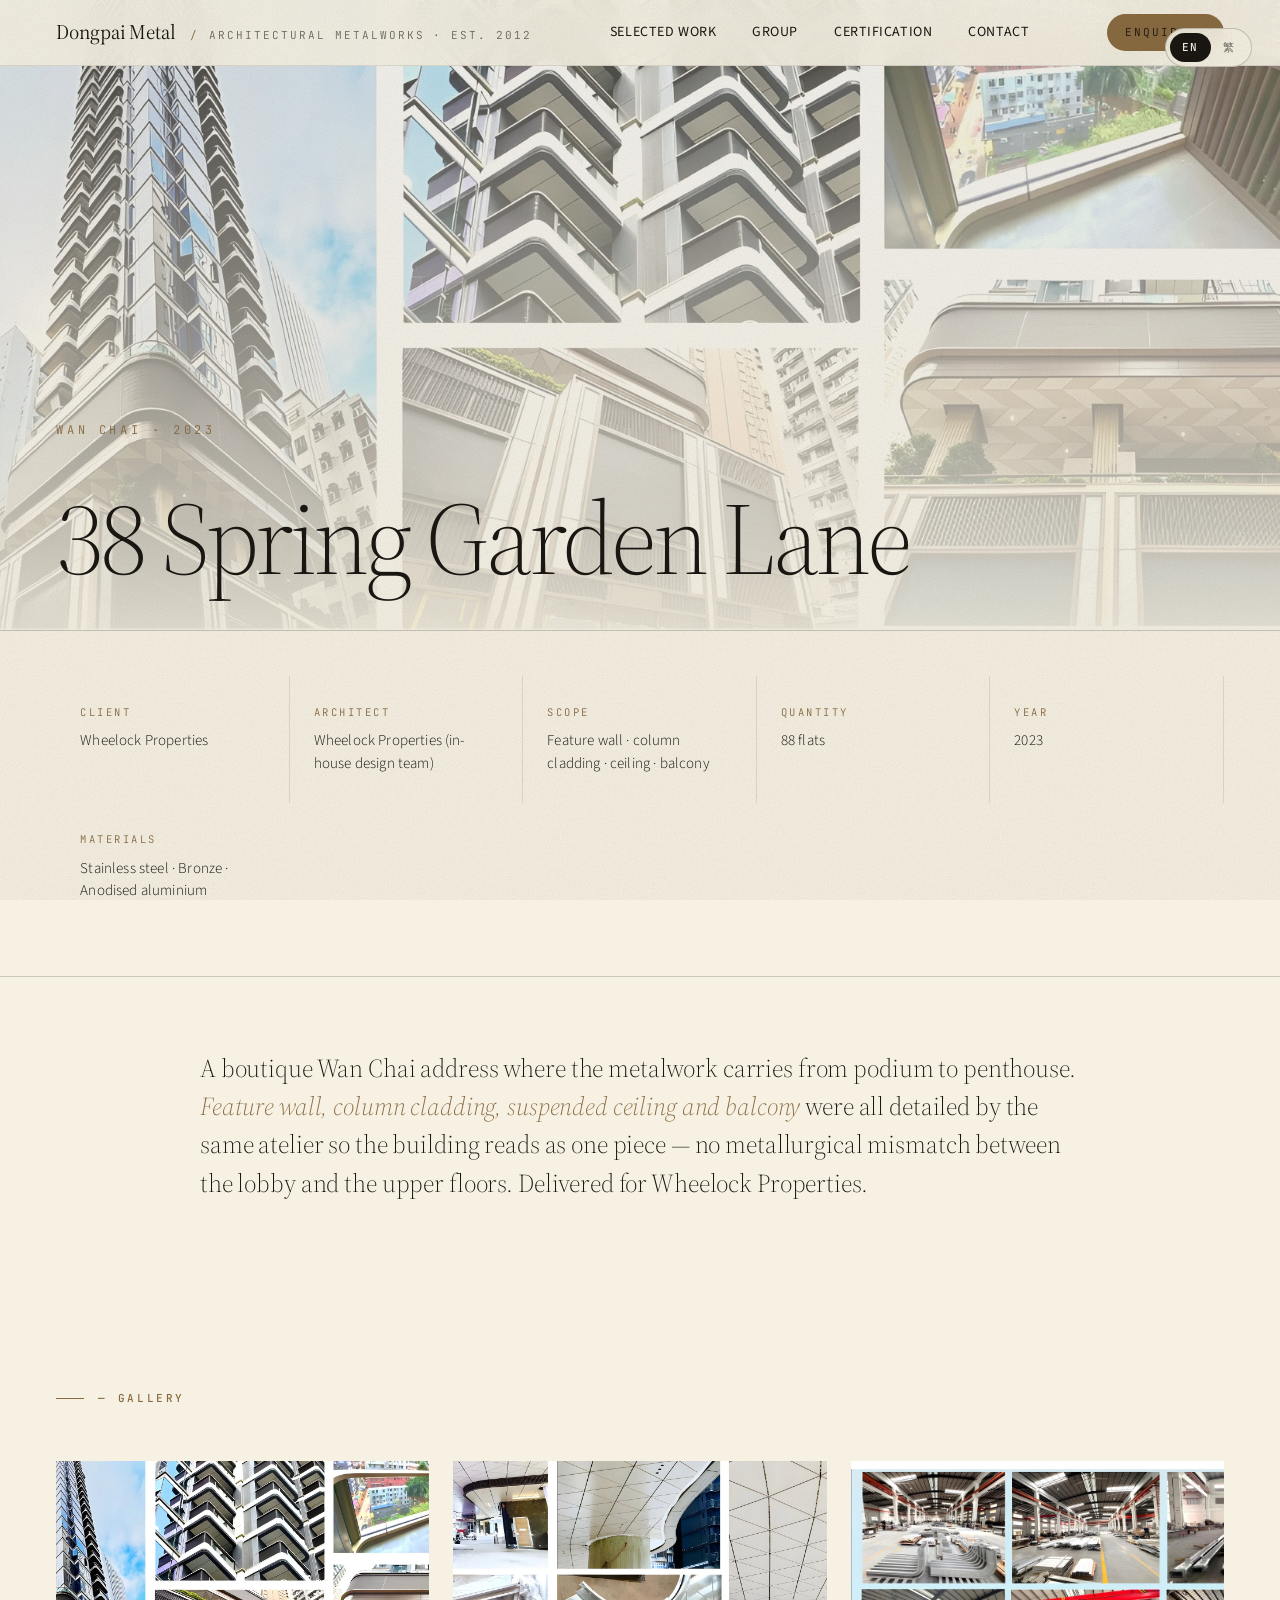
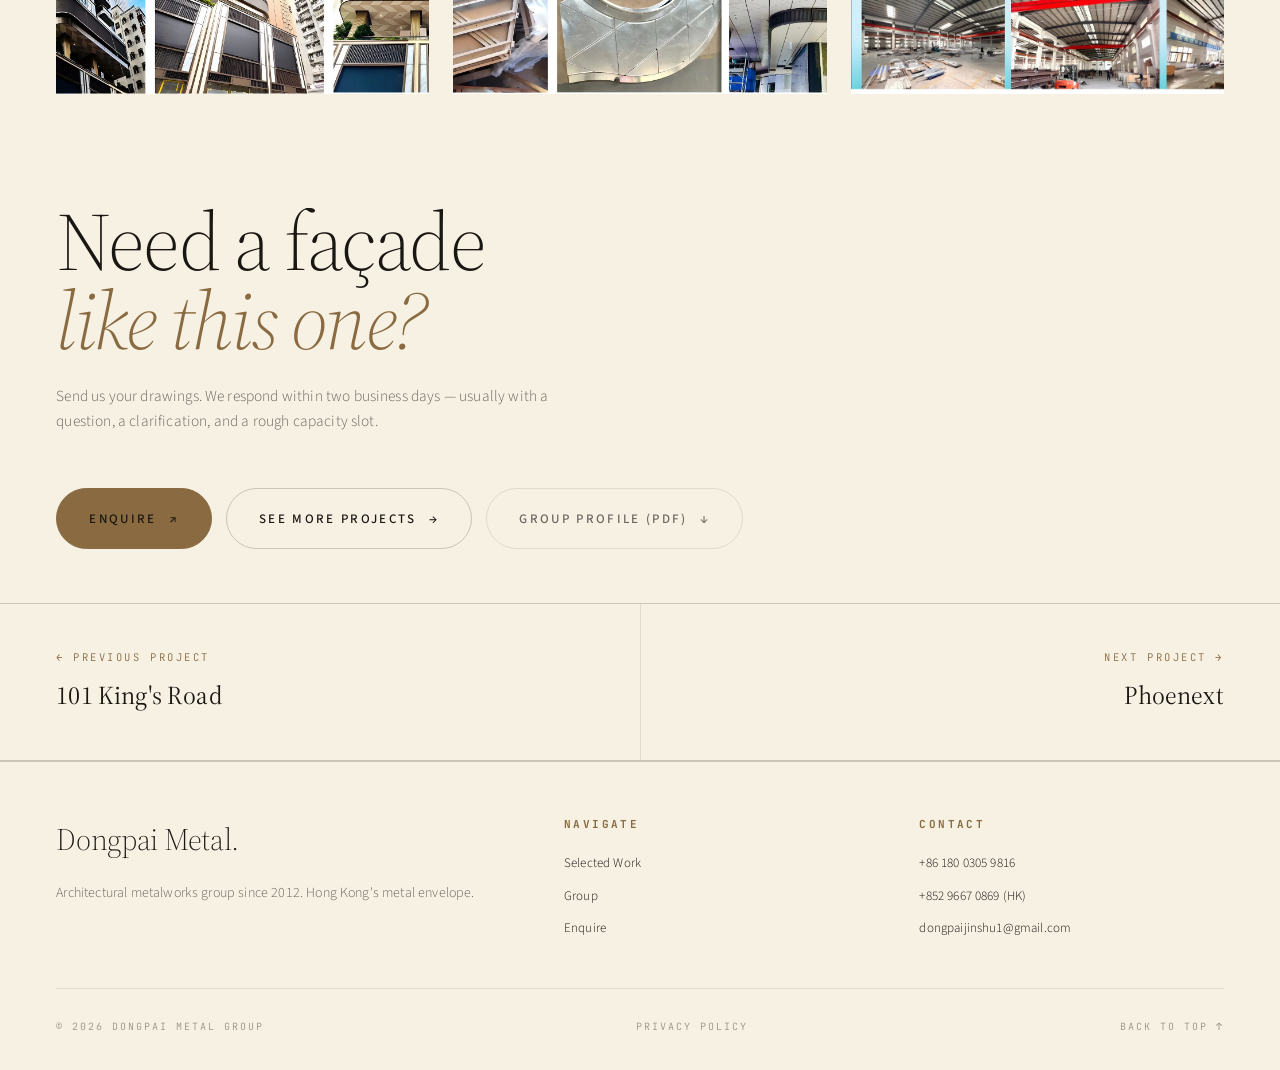
<file: work/spring-garden-lane.html>
<!doctype html>
<html lang="en">
  <head>
    <meta charset="UTF-8" />
    <meta name="viewport" content="width=device-width, initial-scale=1.0" />
    <title>38 Spring Garden Lane · Dongpai Metal — Wan Chai</title>
    <meta name="description" content="38 Spring Garden Lane (春園街 38 號 · 灣仔) — Feature wall · column cladding · ceiling · balcony for Wheelock Properties, 88 flats. Delivered by Dongpai Metal Group 2023." />
    <link rel="icon" type="image/x-icon" href="../favicon.ico" />
    <link rel="apple-touch-icon" sizes="180x180" href="../assets/icons/apple-touch-icon.png" />
    <link rel="manifest" href="../manifest.webmanifest" />
    <meta name="theme-color" content="#f6f1e3" />
    <link rel="canonical" href="https://dongpaimetal.com/work/spring-garden-lane.html" />
    <link rel="alternate" hreflang="en" href="https://dongpaimetal.com/work/spring-garden-lane.html" />
    <link rel="alternate" hreflang="zh-Hant" href="https://dongpaimetal.com/work/spring-garden-lane.html?lang=zh-hant" />
    <link rel="alternate" hreflang="x-default" href="https://dongpaimetal.com/work/spring-garden-lane.html" />

    <!-- Open Graph -->
    <meta property="og:site_name" content="Dongpai Metal" />
    <meta property="og:type" content="article" />
    <meta property="og:url" content="https://dongpaimetal.com/work/spring-garden-lane.html" />
    <meta property="og:title" content="38 Spring Garden Lane · Dongpai Metal — Wan Chai" />
    <meta property="og:description" content="38 Spring Garden Lane (春園街 38 號 · 灣仔) — Feature wall · column cladding · ceiling · balcony for Wheelock Properties, 88 flats. Delivered by Dongpai Metal Group 2023." />
    <meta property="og:image" content="https://dongpaimetal.com/assets/site/projects/spring-garden-lane.webp" />
    <meta property="og:image:width" content="2000" />
    <meta property="og:image:height" content="813" />
    <meta property="og:locale" content="en_HK" />
    <meta property="og:locale:alternate" content="zh_HK" />

    <!-- Twitter Card -->
    <meta name="twitter:card" content="summary_large_image" />
    <meta name="twitter:title" content="38 Spring Garden Lane · Dongpai Metal — Wan Chai" />
    <meta name="twitter:description" content="38 Spring Garden Lane (春園街 38 號 · 灣仔) — Feature wall · column cladding · ceiling · balcony for Wheelock Properties, 88 flats. Delivered by Dongpai Metal Group 2023." />
    <meta name="twitter:image" content="https://dongpaimetal.com/assets/site/projects/spring-garden-lane.webp" />

    <link rel="stylesheet" href="../styles.css?v=59" />

    <!-- ════════ 追蹤代码占位 ════════ -->
    <!-- TODO Boss 拿到真 ID 后: 1) 取消下面 3 段注释; 2) 替换 G-WXQJCGZG3Q / AW-XXXXXXXXX/XXXXXXXXXX_X / your-google-verification-token 为真值 -->

    <!-- Google Search Console domain verification -->
    <!-- <meta name="google-site-verification" content="your-google-verification-token-here" /> -->

    <!-- Google Analytics 4 + Google Ads (gtag.js, Consent Mode v2 由 script.js 默认 deny) -->
    
    <script async src="https://www.googletagmanager.com/gtag/js?id=G-WXQJCGZG3Q"></script>
    <script>
      window.dataLayer = window.dataLayer || [];
      function gtag(){ dataLayer.push(arguments); }
      gtag('js', new Date());
      gtag('config', 'G-WXQJCGZG3Q');         // ← 替换 GA4 measurement ID
      gtag('config', 'AW-XXXXXXXXX');         // ← 替换 Google Ads conversion ID
    </script>

  </head>
  <body id="top" class="project-page">
    <!-- Language toggle -->
    <div class="proj-lang-switch" role="tablist" aria-label="Language">
      <button type="button" data-lang="en" class="active" aria-pressed="true">EN</button>
      <button type="button" data-lang="zh" aria-pressed="false">繁</button>
    </div>
    <!-- minimal header -->
    <header class="site-header proj-header" data-elevated="true">
      <a class="brand" href="../" aria-label="Dongpai Metal — home">
        <span class="brand-name">Dongpai Metal</span>
        <span class="brand-meta">Architectural Metalworks · Est. 2012</span>
      </a>
      <nav class="desktop-nav">
        <a href="../#work">Selected Work</a>
        <a href="../#studio">Group</a>
        <a href="../#certification">Certification</a>
        <a href="../#contact">Contact</a>
      </nav>
      <div class="header-tools">
        <a class="header-cta" href="../#contact">Enquire ↗</a>
      </div>
    </header>

    <main class="proj-main">
      <!-- Project hero -->
      <section class="proj-hero">
        <figure class="proj-hero-img">
          <img src="../assets/site/projects/spring-garden-lane.webp" alt="38 Spring Garden Lane" width="2000" height="813" />
        </figure>
        <div class="proj-hero-text">
          <p class="section-num">Wan Chai · 2023</p>
          <h1 class="proj-title">38 Spring Garden Lane</h1>
          <p class="proj-subtitle">春園街 38 號 · 灣仔</p>
        </div>
      </section>

      <!-- Quick facts -->
      <section class="proj-facts">
        <div class="proj-fact"><dt>Client</dt><dd>Wheelock Properties</dd></div>
        <div class="proj-fact"><dt>Architect</dt><dd>Wheelock Properties (in-house design team)</dd></div>
        <div class="proj-fact"><dt>Scope</dt><dd>Feature wall · column cladding · ceiling · balcony<br><span class="zh-meta">特色牆 · 柱身包板 · 天花 · 陽台</span></dd></div>
        <div class="proj-fact"><dt>Quantity</dt><dd>88 flats</dd></div>
        <div class="proj-fact"><dt>Year</dt><dd>2023</dd></div>
        <div class="proj-fact"><dt>Materials</dt><dd>Stainless steel · Bronze · Anodised aluminium</dd></div>
      </section>

      <!-- Long narrative -->
      <section class="proj-narrative">
        <div class="section-inner">
          <p class="proj-copy proj-copy-en">A boutique Wan Chai address where the metalwork carries from podium to penthouse. <em>Feature wall, column cladding, suspended ceiling and balcony</em> were all detailed by the same atelier so the building reads as one piece — no metallurgical mismatch between the lobby and the upper floors. Delivered for Wheelock Properties.</p>
          <p class="proj-copy proj-copy-zh">灣仔精品住宅項目，金屬構件貫穿底層平台至頂層。<em>特色牆、柱身包板、懸掛天花、陽台</em>由同一工坊細化處理，讓整棟讀來如一體——大堂與高層樓的金屬質感完全一致。為會德豐物業交付。</p>
        </div>
      </section>

      <!-- Gallery -->
      <section class="proj-gallery">
        <div class="section-inner">
          <p class="kicker">— Gallery</p>
          <div class="proj-gallery-grid">
              <figure class="proj-gallery-item"><img src="../assets/site/projects/spring-garden-lane.webp" loading="lazy" alt="38 Spring Garden Lane podium feature wall" width="2000" height="813" /></figure>
              <figure class="proj-gallery-item"><img src="../assets/site/projects/cullinan-harbour-ceiling.webp" loading="lazy" alt="Suspended ceiling detail" width="2000" height="813" /></figure>
              <figure class="proj-gallery-item"><img src="../assets/site/projects/factory-layout.webp" loading="lazy" alt="Production floor" width="2000" height="1180" /></figure>
          </div>
        </div>
      </section>

      <!-- CTA -->
      <section class="proj-cta">
        <div class="section-inner">
          <h2 class="section-title">Need a façade<br /><em>like this one?</em></h2>
          <p class="section-lead">Send us your drawings. We respond within two business days — usually with a question, a clarification, and a rough capacity slot.</p>
          <div class="hero-actions">
            <a class="btn btn-primary" href="../#contact"><span>Enquire</span><span class="arrow">↗</span></a>
            <a class="btn" href="../#work"><span>See more projects</span><span class="arrow">→</span></a>
            <a class="btn btn-ghost" href="../assets/pdf/Dongpai-Metal-Group-Profile.pdf" download target="_blank"><span>Group Profile (PDF)</span><span class="arrow">↓</span></a>
          </div>
        </div>
      </section>

      <!-- Prev / Next -->
      <nav class="proj-nav">
        <a class="proj-nav-link proj-nav-prev" href="101-kings-road.html">
          <span class="proj-nav-label">← Previous project</span>
          <span class="proj-nav-name">101 King's Road</span>
        </a>
        <a class="proj-nav-link proj-nav-next" href="phoenext.html">
          <span class="proj-nav-label">Next project →</span>
          <span class="proj-nav-name">Phoenext</span>
        </a>
      </nav>
    </main>

    <!-- minimal footer -->
    <footer class="site-footer">
      <div class="footer-inner footer-minimal">
        <div class="footer-brand">
          <p class="name">Dongpai Metal.</p>
          <p class="tagline-minimal">Architectural metalworks group since 2012. Hong Kong's metal envelope.</p>
        </div>
        <div class="footer-col">
          <h5>Navigate</h5>
          <ul>
            <li><a href="../#work">Selected Work</a></li>
            <li><a href="../#studio">Group</a></li>
            <li><a href="../#contact">Enquire</a></li>
          </ul>
        </div>
        <div class="footer-col">
          <h5>Contact</h5>
          <ul>
            <li><a href="tel:+8618003059816">+86 180 0305 9816</a></li>
            <li><a href="tel:+85296670869">+852 9667 0869 (HK)</a></li>
            <li><a href="mailto:dongpaijinshu1@gmail.com">dongpaijinshu1@gmail.com</a></li>
          </ul>
        </div>
      </div>
      <div class="footer-bottom">
        <span>© 2026 Dongpai Metal Group<span class="zh"> · 東排金屬集團</span></span>
        <a href="/privacy.html" data-i18n="footerPrivacy">Privacy Policy</a>
        <a href="#top">Back to Top ↑</a>
      </div>
    </footer>
      <script>
      (function(){
        var saved = localStorage.getItem('cl-lang');
        var lang = (saved && saved.indexOf('zh') === 0) ? 'zh-hant' : 'en';
        document.body.className = (document.body.className.replace(/\blang-[a-z]+\b/g,'') + ' lang-' + lang).trim();
        document.documentElement.lang = (lang === 'zh-hant' || lang === 'zh') ? 'zh-Hant' : 'en';
        document.querySelectorAll('.proj-lang-switch button').forEach(function(b){
          b.classList.toggle('active', b.dataset.lang === lang);
          b.setAttribute('aria-pressed', String(b.dataset.lang === lang));
          b.addEventListener('click', function(){
            var L = this.dataset.lang === 'zh' ? 'zh-hant' : this.dataset.lang;
            document.body.className = document.body.className.replace(/\blang-[a-z]+\b/g,'') + ' lang-' + L;
            document.documentElement.lang = (L === 'zh-hant' || L === 'zh') ? 'zh-Hant' : 'en';
            localStorage.setItem('cl-lang', L === 'zh' ? 'zh-hant' : 'en');
            document.querySelectorAll('.proj-lang-switch button').forEach(function(bb){
              bb.classList.toggle('active', bb.dataset.lang === L);
              bb.setAttribute('aria-pressed', String(bb.dataset.lang === L));
            });
          });
        });
      })();
    </script>
  </body>
</html>
</file>
<file: styles.css>
/* ===========================================================
   Dongpai Metal 東排金屬
   Architectural Metalworks Atelier — Editorial Identity
   Light editorial — warm paper, deep ink, bronze accent
   =========================================================== */

/* Source Serif 4 (EN 正式 serif, 思源宋体英文同源 — Adobe 出品)
   · Source Sans 3 (EN sans body, 同家族无衬线)
   · JetBrains Mono (mono labels)
   Noto Serif TC/SC (繁/简 思源宋体, 正式印刷字体, 与 Source Serif 4 同设计语言) */
@import url("https://fonts.googleapis.com/css2?family=Source+Serif+4:opsz,wght@8..60,300;8..60,400;8..60,500;8..60,600;8..60,700&family=Source+Sans+3:wght@300;400;500;600;700&family=JetBrains+Mono:wght@400;500&family=Noto+Serif+TC:wght@300;400;500;600;700;900&family=Noto+Serif+SC:wght@300;400;500;600;700;900&family=Noto+Sans+TC:wght@300;400;500;600;700&display=swap");

:root {
  /* Ink — deep warm charcoals for text */
  --ink: #1a1612;
  --ink-2: #2c2722;
  --ink-3: #4a4439;
  --ink-line: #d4cdb8;

  /* Paper — warm off-white spectrum (page → cards) */
  --paper: #f6f1e3;
  --paper-2: #efe9d8;
  --paper-3: #e6dfc9;

  /* Bronze — primary accent, calibrated for contrast on paper */
  --bronze: #8a6b41;
  --bronze-1: #6f5230;
  --bronze-2: #a3825a;
  --bronze-deep: #4a3621;
  --bronze-glow: rgba(138, 107, 65, 0.14);

  /* Text rolls */
  --text: #1a1612;
  --text-dim: #6b6660;
  --text-faint: #9a9285;

  /* Rules */
  --rule: rgba(26, 22, 18, 0.10);
  --rule-strong: rgba(26, 22, 18, 0.20);
  --rule-bronze: rgba(138, 107, 65, 0.32);

  /* Typography — 正式印刷字体 (EN + 中文 同一设计语言)
     EN: Source Serif 4 (display, 思源宋体英文同源 Adobe), Source Sans 3 (sans body)
     中文: Noto Serif TC/SC (思源宋体, 正式印刷字体)
     不用楷书 — 楷书笔画歪扭, 不符合 B2B 工业品牌的正式调性 */
  --font-display: "Source Serif 4", "Noto Serif TC", "Noto Serif SC", "Songti TC", "Songti SC", "Source Han Serif TC", Georgia, serif;
  --font-sans: "Source Sans 3", "Noto Sans TC", "PingFang TC", "PingFang SC", "Hiragino Sans GB", Arial, sans-serif;
  --font-mono: "JetBrains Mono", ui-monospace, "SF Mono", Menlo, monospace;
  --font-chinese-display: "Noto Serif TC", "Noto Serif SC", "Source Han Serif TC", "Songti TC", "PingFang TC", serif;

  /* Layout */
  --gutter: clamp(22px, 4.4vw, 64px);
  --gutter-half: clamp(14px, 2.6vw, 36px);
  --max: 1520px;
  --easing: cubic-bezier(0.22, 1, 0.36, 1);
  --easing-2: cubic-bezier(0.65, 0, 0.35, 1);
}

* {
  box-sizing: border-box;
  margin: 0;
  padding: 0;
}

html {
  scroll-behavior: smooth;
  -webkit-font-smoothing: antialiased;
  -moz-osx-font-smoothing: grayscale;
  text-rendering: optimizeLegibility;
}

body {
  position: relative;
  background: var(--paper);
  color: var(--text);
  font-family: var(--font-sans);
  font-weight: 300;
  font-size: 16px;
  line-height: 1.55;
  letter-spacing: 0.01em;
  overflow-x: hidden;
}

/* Paper grain — barely perceptible texture, like Risograph or letterpress */
body::before {
  content: "";
  position: fixed;
  inset: 0;
  z-index: 100;
  pointer-events: none;
  opacity: 0.55;
  mix-blend-mode: multiply;
  background-image: url("data:image/svg+xml;utf8,<svg xmlns='http://www.w3.org/2000/svg' width='220' height='220'><filter id='n'><feTurbulence type='fractalNoise' baseFrequency='0.92' numOctaves='3' stitchTiles='stitch'/><feColorMatrix values='0 0 0 0 0.10  0 0 0 0 0.085  0 0 0 0 0.07  0 0 0 0.18 0'/></filter><rect width='100%25' height='100%25' filter='url(%23n)'/></svg>");
}

img {
  display: block;
  max-width: 100%;
  height: auto;
}

a {
  color: inherit;
  text-decoration: none;
  transition: color 220ms var(--easing);
}

button {
  background: none;
  border: 0;
  cursor: pointer;
  font: inherit;
  color: inherit;
}

::selection {
  background: var(--bronze);
  color: var(--text);
}

/* Reveal animation — progressive enhancement.
   Default: visible (so screenshots / no-JS / SEO crawlers see content).
   When JS boots, the .js class on <html> activates the hidden-then-reveal pattern. */
[data-reveal] {
  opacity: 1;
  transform: none;
  transition:
    opacity 1100ms var(--easing),
    transform 1100ms var(--easing);
}

.js [data-reveal] {
  opacity: 0;
  transform: translateY(28px);
}

.js [data-reveal].is-visible {
  opacity: 1;
  transform: none;
}

[data-reveal][data-stagger]:nth-child(2) { transition-delay: 80ms; }
[data-reveal][data-stagger]:nth-child(3) { transition-delay: 160ms; }
[data-reveal][data-stagger]:nth-child(4) { transition-delay: 240ms; }
[data-reveal][data-stagger]:nth-child(5) { transition-delay: 320ms; }
[data-reveal][data-stagger]:nth-child(6) { transition-delay: 400ms; }

/* ─────────────────────────────────────────────────────────
   Typography primitives
   ───────────────────────────────────────────────────────── */

.display {
  font-family: var(--font-display);
  font-weight: 300;
  letter-spacing: -0.02em;
  line-height: 0.96;
  font-variation-settings: "opsz" 144, "SOFT" 50;
}

.mono {
  font-family: var(--font-mono);
  font-size: 11px;
  letter-spacing: 0.18em;
  text-transform: uppercase;
  font-weight: 500;
  color: var(--bronze);
}

.kicker {
  font-family: var(--font-mono);
  font-size: 11px;
  font-weight: 500;
  letter-spacing: 0.24em;
  text-transform: uppercase;
  color: var(--bronze);
  display: inline-flex;
  align-items: center;
  gap: 14px;
}

.kicker::before {
  content: "";
  width: 28px;
  height: 1px;
  background: var(--bronze);
}

.eyebrow {
  font-family: var(--font-mono);
  font-size: 11px;
  letter-spacing: 0.22em;
  text-transform: uppercase;
  color: var(--text-dim);
}

.lead {
  font-family: var(--font-display);
  font-weight: 300;
  font-size: clamp(22px, 2.4vw, 32px);
  line-height: 1.32;
  letter-spacing: -0.005em;
  color: var(--text);
  font-variation-settings: "opsz" 30, "SOFT" 30;
}

.chinese-display {
  font-family: var(--font-chinese-display);
  font-weight: 400;
  letter-spacing: 0.04em;
}

/* ─────────────────────────────────────────────────────────
   Buttons
   ───────────────────────────────────────────────────────── */

.btn {
  display: inline-flex;
  align-items: center;
  gap: 12px;
  padding: 16px 26px 15px;
  font-family: var(--font-sans);
  font-size: 13px;
  font-weight: 500;
  letter-spacing: 0.08em;
  text-transform: uppercase;
  color: var(--text);
  background: transparent;
  border: 1px solid var(--rule-strong);
  border-radius: 999px;
  cursor: pointer;
  transition:
    background 320ms var(--easing),
    color 320ms var(--easing),
    border-color 320ms var(--easing),
    transform 320ms var(--easing);
}

.btn:hover {
  border-color: var(--bronze);
  color: var(--bronze-1);
}

.btn-primary {
  background: var(--bronze);
  color: var(--ink);
  border-color: var(--bronze);
}

.btn-primary:hover {
  background: var(--bronze-1);
  border-color: var(--bronze-1);
  color: var(--ink);
}

.btn .arrow {
  display: inline-block;
  transition: transform 320ms var(--easing);
}

.btn:hover .arrow {
  transform: translateX(4px);
}

/* ─────────────────────────────────────────────────────────
   Site header — sticky, top
   ───────────────────────────────────────────────────────── */

.site-header {
  position: fixed;
  top: 0;
  left: 0;
  right: 0;
  z-index: 50;
  display: grid;
  grid-template-columns: auto 1fr auto;
  align-items: center;
  gap: clamp(20px, 4vw, 60px);
  padding: 22px var(--gutter);
  background: linear-gradient(180deg, rgba(246, 241, 227, 0.86) 0%, rgba(246, 241, 227, 0) 100%);
  transition:
    background 280ms var(--easing),
    padding 280ms var(--easing),
    border-color 280ms var(--easing);
  border-bottom: 1px solid transparent;
}

.site-header[data-elevated="true"] {
  background: rgba(246, 241, 227, 0.92);
  backdrop-filter: blur(18px) saturate(1.2);
  -webkit-backdrop-filter: blur(18px) saturate(1.2);
  padding-top: 14px;
  padding-bottom: 14px;
  border-bottom: 1px solid var(--rule);
}

.brand {
  display: inline-flex;
  align-items: baseline;
  gap: 14px;
  color: var(--text);
}

.brand-name {
  font-family: var(--font-display);
  font-weight: 400;
  font-size: 20px;
  letter-spacing: 0.04em;
  font-variation-settings: "opsz" 32, "SOFT" 30;
}

.brand-meta {
  display: none;
  font-family: var(--font-mono);
  font-size: 10px;
  letter-spacing: 0.22em;
  text-transform: uppercase;
  color: var(--text-dim);
}

@media (min-width: 900px) {
  .brand-meta { display: inline; }
}

.brand-meta::before {
  content: "/";
  margin-right: 10px;
  color: var(--bronze);
}

.desktop-nav {
  display: none;
  justify-content: center;
  gap: 36px;
}

@media (min-width: 1024px) {
  .desktop-nav { display: flex; }
}

.desktop-nav a {
  font-family: var(--font-sans);
  font-size: 12px;
  letter-spacing: 0.16em;
  text-transform: uppercase;
  color: var(--text);
  font-weight: 400;
  position: relative;
  padding: 6px 0;
}

.desktop-nav a::after {
  content: "";
  position: absolute;
  left: 0;
  bottom: 0;
  width: 100%;
  height: 1px;
  background: var(--bronze);
  transform: scaleX(0);
  transform-origin: left;
  transition: transform 320ms var(--easing);
}

.desktop-nav a:hover { color: var(--bronze-1); }
.desktop-nav a:hover::after { transform: scaleX(1); }

.header-tools {
  display: flex;
  align-items: center;
  gap: 18px;
}

.lang-switch {
  display: flex;
  border: 1px solid var(--rule-strong);
  border-radius: 999px;
  padding: 4px;
  gap: 2px;
}

.lang-switch button {
  font-family: var(--font-mono);
  font-size: 11px;
  letter-spacing: 0.12em;
  padding: 6px 12px;
  border-radius: 999px;
  color: var(--text-dim);
  transition:
    background 220ms var(--easing),
    color 220ms var(--easing);
}

.lang-switch button[aria-pressed="true"] {
  background: var(--paper);
  color: var(--ink);
}

.lang-switch button:hover:not([aria-pressed="true"]) {
  color: var(--text);
}

.header-cta {
  display: none;
  font-family: var(--font-mono);
  font-size: 11px;
  letter-spacing: 0.18em;
  text-transform: uppercase;
  color: var(--ink);
  background: var(--bronze);
  padding: 10px 18px;
  border-radius: 999px;
  transition: background 220ms var(--easing);
}

@media (min-width: 720px) {
  .header-cta { display: inline-flex; align-items: center; gap: 8px; }
}

.header-cta:hover {
  background: var(--bronze-1);
}

/* ─────────────────────────────────────────────────────────
   Hero
   ───────────────────────────────────────────────────────── */

.hero {
  position: relative;
  min-height: clamp(640px, 100vh, 1080px);
  max-height: 1200px;
  padding: 140px var(--gutter) 80px;
  display: grid;
  grid-template-columns: 1fr;
  align-items: end;
  overflow: hidden;
  isolation: isolate;
}

.hero-media {
  position: absolute;
  inset: 0;
  z-index: -2;
  overflow: hidden;
}

.hero-media img {
  width: 100%;
  height: 100%;
  object-fit: cover;
  object-position: center 30%;
  filter: brightness(0.55) contrast(1.05) saturate(0.85);
  transform: scale(1.04);
}

.hero-media::after {
  content: "";
  position: absolute;
  inset: 0;
  background:
    linear-gradient(180deg, rgba(26, 22, 18, 0.42) 0%, rgba(246, 241, 227, 0.1) 30%, rgba(246, 241, 227, 0.65) 75%, rgba(246, 241, 227, 0.95) 100%),
    linear-gradient(90deg, rgba(246, 241, 227, 0.86) 0%, rgba(246, 241, 227, 0) 60%);
  z-index: 0;
}

.hero-inner {
  position: relative;
  z-index: 1;
  max-width: var(--max);
  margin: 0 auto;
  width: 100%;
  display: grid;
  grid-template-columns: 1fr;
  gap: clamp(40px, 6vw, 80px);
  padding-top: clamp(28px, 5vh, 64px);
}

@media (min-width: 1024px) {
  .hero-inner {
    grid-template-columns: 1.4fr 1fr;
    align-items: end;
  }
}

.hero-eyebrow {
  display: flex;
  align-items: center;
  gap: 14px;
  margin-bottom: 36px;
}

.hero-eyebrow .dot {
  width: 6px;
  height: 6px;
  border-radius: 50%;
  background: var(--bronze);
  box-shadow: 0 0 0 4px var(--bronze-glow);
  animation: pulse 2.4s ease-in-out infinite;
}

@keyframes pulse {
  0%, 100% { box-shadow: 0 0 0 4px rgba(176, 139, 90, 0.18); }
  50% { box-shadow: 0 0 0 8px rgba(176, 139, 90, 0.06); }
}

.hero-title {
  font-family: var(--font-display);
  font-weight: 300;
  font-size: clamp(54px, 10vw, 156px);
  line-height: 0.92;
  letter-spacing: -0.025em;
  color: var(--text);
  font-variation-settings: "opsz" 144, "SOFT" 50;
}

.hero-title em {
  font-style: italic;
  font-weight: 300;
  color: var(--bronze-1);
  font-variation-settings: "opsz" 144, "SOFT" 100;
}

.hero-title .line { display: block; }
.hero-title .indent { display: block; padding-left: 0.6em; }

.hero-copy {
  margin-top: 32px;
  max-width: 540px;
  font-size: 16px;
  line-height: 1.7;
  color: var(--text);
  font-weight: 300;
}

.hero-actions {
  margin-top: 44px;
  display: flex;
  flex-wrap: wrap;
  gap: 14px;
}

.hero-aside {
  display: flex;
  flex-direction: column;
  gap: 40px;
  justify-content: flex-end;
  padding-bottom: 4px;
}

.hero-metrics {
  display: grid;
  grid-template-columns: repeat(2, 1fr);
  gap: 28px 30px;
  padding-top: 30px;
  border-top: 1px solid var(--rule-strong);
}

.hero-metric .v {
  display: block;
  font-family: var(--font-display);
  font-size: clamp(36px, 4.4vw, 56px);
  font-weight: 300;
  letter-spacing: -0.02em;
  line-height: 1;
  color: var(--text);
  font-variation-settings: "opsz" 144, "SOFT" 50;
}

.hero-metric .v em {
  font-style: normal;
  color: var(--bronze-1);
  font-size: 0.55em;
  vertical-align: 0.4em;
  margin-left: 4px;
  font-weight: 400;
}

.hero-metric .l {
  display: block;
  margin-top: 12px;
  font-family: var(--font-mono);
  font-size: 11px;
  letter-spacing: 0.16em;
  text-transform: uppercase;
  color: var(--text-dim);
  line-height: 1.4;
}

.hero-scroll {
  position: absolute;
  bottom: 36px;
  left: 50%;
  transform: translateX(-50%);
  z-index: 2;
  font-family: var(--font-mono);
  font-size: 10px;
  letter-spacing: 0.3em;
  text-transform: uppercase;
  color: var(--text-dim);
  display: flex;
  flex-direction: column;
  align-items: center;
  gap: 10px;
}

.hero-scroll .pipe {
  width: 1px;
  height: 56px;
  background: linear-gradient(180deg, var(--bronze) 0%, transparent 100%);
  position: relative;
  overflow: hidden;
}

.hero-scroll .pipe::after {
  content: "";
  position: absolute;
  top: 0;
  left: 0;
  width: 100%;
  height: 30%;
  background: var(--bronze-2);
  animation: drip 2.2s ease-in-out infinite;
}

@keyframes drip {
  0% { transform: translateY(-100%); opacity: 0; }
  35% { opacity: 1; }
  100% { transform: translateY(360%); opacity: 0; }
}

/* ─────────────────────────────────────────────────────────
   Section primitives
   ───────────────────────────────────────────────────────── */

section {
  position: relative;
  padding: clamp(48px, 8vh, 100px) var(--gutter);
}

.section-inner {
  max-width: var(--max);
  margin: 0 auto;
}

.section-head {
  display: grid;
  gap: 26px;
  grid-template-columns: 1fr;
  margin-bottom: clamp(56px, 8vw, 110px);
}

@media (min-width: 900px) {
  .section-head {
    grid-template-columns: 1fr 1.4fr;
    gap: 80px;
    align-items: end;
  }
}

.section-title {
  font-family: var(--font-display);
  font-weight: 300;
  font-size: clamp(36px, 5.6vw, 76px);
  line-height: 1;
  letter-spacing: -0.025em;
  color: var(--text);
  font-variation-settings: "opsz" 144, "SOFT" 50;
}

.section-title em {
  font-style: italic;
  color: var(--bronze-1);
  font-weight: 300;
  font-variation-settings: "opsz" 144, "SOFT" 100;
}

.section-num {
  font-family: var(--font-mono);
  font-size: 12px;
  letter-spacing: 0.24em;
  text-transform: uppercase;
  color: var(--bronze);
  display: inline-block;
  margin-bottom: 14px;
}

/* ─────────────────────────────────────────────────────────
   Manifesto
   ───────────────────────────────────────────────────────── */

.manifesto {
  padding-top: clamp(48px, 8vh, 88px);
  padding-bottom: clamp(48px, 8vh, 88px);
  border-top: 1px solid var(--rule);
}

.manifesto-text {
  max-width: 1100px;
  font-family: var(--font-display);
  font-weight: 300;
  font-size: clamp(28px, 3.6vw, 52px);
  line-height: 1.22;
  letter-spacing: -0.012em;
  color: var(--text);
  font-variation-settings: "opsz" 80, "SOFT" 50;
}

.manifesto-text em {
  font-style: italic;
  color: var(--bronze-1);
  font-variation-settings: "opsz" 80, "SOFT" 100;
}

.manifesto-meta {
  margin-top: 60px;
  display: grid;
  grid-template-columns: repeat(2, 1fr);
  gap: 24px 60px;
  padding-top: 36px;
  border-top: 1px solid var(--rule);
  max-width: 800px;
}

@media (min-width: 720px) {
  .manifesto-meta { grid-template-columns: repeat(4, 1fr); }
}

.manifesto-meta div .k {
  display: block;
  font-family: var(--font-mono);
  font-size: 10px;
  letter-spacing: 0.22em;
  text-transform: uppercase;
  color: var(--text-dim);
  margin-bottom: 8px;
}

.manifesto-meta div .v {
  display: block;
  font-family: var(--font-sans);
  font-size: 14px;
  color: var(--text);
  letter-spacing: 0.01em;
}

/* ─────────────────────────────────────────────────────────
   Capabilities — five horizontal lanes
   ───────────────────────────────────────────────────────── */

.capabilities {
  background: transparent;
  border-top: 1px solid var(--rule);
}

.cap-list {
  display: grid;
  grid-template-columns: 1fr;
  border-top: 1px solid var(--rule);
}

.cap-row {
  display: grid;
  grid-template-columns: 60px 1fr;
  gap: 24px;
  padding: 36px 0;
  border-bottom: 1px solid var(--rule);
  transition: background 360ms var(--easing);
  position: relative;
  overflow: hidden;
}

@media (min-width: 900px) {
  .cap-row {
    grid-template-columns: 80px 1.6fr 1fr 2fr;
    gap: clamp(20px, 3vw, 60px);
    padding: 48px 0;
    align-items: start;
  }
}

.cap-row::before {
  content: "";
  position: absolute;
  left: -20%;
  top: 0;
  width: 0;
  height: 100%;
  background: linear-gradient(90deg, var(--bronze-glow) 0%, transparent 100%);
  transition: width 600ms var(--easing);
  pointer-events: none;
  z-index: -1;
}

.cap-row:hover::before { width: 140%; }

.cap-num {
  font-family: var(--font-mono);
  font-size: 12px;
  letter-spacing: 0.18em;
  color: var(--bronze);
  padding-top: 6px;
}

.cap-title {
  font-family: var(--font-display);
  font-weight: 300;
  font-size: clamp(26px, 3.2vw, 42px);
  line-height: 1.08;
  letter-spacing: -0.01em;
  color: var(--text);
  font-variation-settings: "opsz" 80, "SOFT" 50;
}

.cap-title .zh {
  display: block;
  font-family: var(--font-chinese-display);
  font-size: 0.5em;
  font-weight: 400;
  color: var(--text-dim);
  margin-top: 10px;
  letter-spacing: 0.06em;
}

.cap-meta {
  font-family: var(--font-mono);
  font-size: 11px;
  letter-spacing: 0.16em;
  text-transform: uppercase;
  color: var(--text-dim);
  line-height: 1.7;
}

.cap-desc {
  font-size: 15px;
  line-height: 1.7;
  color: var(--text);
  font-weight: 300;
}

/* ─────────────────────────────────────────────────────────
   Selected Work — editorial spreads
   ───────────────────────────────────────────────────────── */

.work {
  padding-top: clamp(72px, 10vh, 120px);
  padding-bottom: clamp(40px, 6vh, 72px);
  border-top: 1px solid var(--rule);
}

.work-spread {
  display: grid;
  grid-template-columns: 1fr;
  gap: 40px;
  align-items: start;  /* was: center — caused big vertical gap when img and info heights differ */
  padding: clamp(40px, 6vh, 80px) 0;
  border-top: 1px solid var(--rule);
}

@media (min-width: 900px) {
  .work-spread {
    grid-template-columns: 7fr 5fr;
    gap: clamp(40px, 6vw, 100px);
  }
  .work-spread.flip { grid-template-columns: 5fr 7fr; }
  .work-spread.flip .work-img { order: 2; }
  .work-spread.flip .work-info { order: 1; }
}

.work-img {
  position: relative;
  overflow: hidden;
  background: transparent;
  /* was 4/5 (tall portrait) — but source images are 2.46:1 wide, causing
     extreme top/bottom crop and 883px-tall figures. 16/10 matches better
     and keeps work-spread heights tight (~440px instead of ~880px). */
  aspect-ratio: 16 / 10;
}

.work-img img {
  width: 100%;
  height: 100%;
  object-fit: cover;
  transform: scale(1.02);
  transition: transform 1400ms var(--easing);
}

.work-spread:hover .work-img img { transform: scale(1.07); }

/* .work-img::after gradient removed — was covering bottom of project photos */

.work-img-tag {
  position: absolute;
  top: 18px;
  left: 18px;
  z-index: 2;
  font-family: var(--font-mono);
  font-size: 10px;
  letter-spacing: 0.22em;
  text-transform: uppercase;
  color: var(--text);
  background: rgba(246, 241, 227, 0.86);
  backdrop-filter: blur(10px);
  -webkit-backdrop-filter: blur(10px);
  padding: 8px 12px;
  border: 1px solid var(--rule-strong);
}

.work-info .num {
  font-family: var(--font-mono);
  font-size: 12px;
  letter-spacing: 0.24em;
  color: var(--bronze);
  margin-bottom: 24px;
  display: inline-block;
}

.work-info h3 {
  font-family: var(--font-display);
  font-weight: 300;
  font-size: clamp(32px, 4.4vw, 64px);
  line-height: 1;
  letter-spacing: -0.022em;
  color: var(--text);
  margin-bottom: 12px;
  font-variation-settings: "opsz" 144, "SOFT" 50;
}

.work-info .h3-zh {
  display: block;
  font-family: var(--font-chinese-display);
  font-weight: 400;
  font-size: 0.45em;
  color: var(--bronze-1);
  margin-top: 14px;
  letter-spacing: 0.08em;
}

.work-info .copy {
  margin: 28px 0 36px;
  font-size: 15px;
  line-height: 1.74;
  color: var(--text);
  font-weight: 300;
  max-width: 540px;
}

.work-info .copy em {
  color: var(--bronze-1);
  font-style: italic;
  font-family: var(--font-display);
  font-variation-settings: "opsz" 30, "SOFT" 100;
}

.work-spec {
  display: grid;
  grid-template-columns: 1fr 1fr;
  gap: 18px 30px;
  padding-top: 24px;
  border-top: 1px solid var(--rule);
  max-width: 540px;
}

.work-spec dt {
  font-family: var(--font-mono);
  font-size: 10px;
  letter-spacing: 0.22em;
  text-transform: uppercase;
  color: var(--text-dim);
  margin-bottom: 6px;
}

.work-spec dd {
  font-family: var(--font-sans);
  font-size: 14px;
  color: var(--text);
  font-weight: 400;
  letter-spacing: 0.01em;
}

/* ─────────────────────────────────────────────────────────
   Archive — project log
   ───────────────────────────────────────────────────────── */

.archive {
  background: transparent;
  border-top: 1px solid var(--rule);
}

.archive-list {
  display: grid;
  grid-template-columns: 1fr;
  border-top: 1px solid var(--rule);
}

.archive-row {
  display: grid;
  grid-template-columns: 70px 1fr;
  gap: 20px;
  padding: 28px 0;
  border-bottom: 1px solid var(--rule);
  align-items: baseline;
  position: relative;
  transition: padding 360ms var(--easing);
}

@media (min-width: 900px) {
  .archive-row {
    grid-template-columns: 84px minmax(280px, 1.6fr) minmax(180px, 1fr) minmax(180px, 1fr) minmax(200px, 1.2fr);
    gap: clamp(20px, 3vw, 50px);
  }
}

.archive-row::before {
  content: "";
  position: absolute;
  left: -2vw;
  top: 0;
  bottom: 0;
  width: 0;
  background: var(--bronze);
  transition: width 320ms var(--easing);
}

.archive-row:hover::before { width: 3px; }
.archive-row:hover { padding-left: 12px; }
.archive-row:hover .arc-name { color: var(--bronze-1); }

.arc-year {
  font-family: var(--font-mono);
  font-size: 12px;
  letter-spacing: 0.16em;
  color: var(--bronze);
}

.arc-name {
  font-family: var(--font-display);
  font-weight: 300;
  font-size: 22px;
  letter-spacing: -0.012em;
  color: var(--text);
  line-height: 1.15;
  transition: color 320ms var(--easing);
  font-variation-settings: "opsz" 40, "SOFT" 50;
}

.arc-name .zh {
  display: block;
  font-family: var(--font-chinese-display);
  font-size: 13px;
  color: var(--text-dim);
  margin-top: 4px;
  letter-spacing: 0.06em;
}

.arc-cell {
  font-family: var(--font-sans);
  font-size: 13px;
  color: var(--text-dim);
  letter-spacing: 0.01em;
}

.arc-cell .label {
  display: none;
  font-family: var(--font-mono);
  font-size: 10px;
  letter-spacing: 0.2em;
  text-transform: uppercase;
  color: var(--text-faint);
  margin-bottom: 4px;
}

@media (max-width: 899px) {
  .arc-cell .label { display: block; }
}

.archive-foot {
  margin-top: clamp(40px, 6vh, 64px);
  display: flex;
  flex-wrap: wrap;
  align-items: baseline;
  gap: 28px;
  justify-content: space-between;
  padding-top: 28px;
  border-top: 1px solid var(--rule);
}

.archive-foot p {
  font-family: var(--font-display);
  font-weight: 300;
  font-size: 22px;
  letter-spacing: -0.01em;
  color: var(--text);
  font-variation-settings: "opsz" 30, "SOFT" 50;
}

.archive-foot p em {
  color: var(--bronze-1);
  font-style: italic;
}

/* ─────────────────────────────────────────────────────────
   The Studio — about + equipment
   ───────────────────────────────────────────────────────── */

.studio {
  border-top: 1px solid var(--rule);
}

.studio-lead {
  display: grid;
  grid-template-columns: 1fr;
  gap: 40px;
  margin-bottom: clamp(40px, 5vh, 64px);
}

@media (min-width: 900px) {
  .studio-lead {
    grid-template-columns: 1fr 1.3fr;
    gap: clamp(40px, 6vw, 100px);
  }
}

.studio-lead h2,
.studio-lead .studio-h3 {
  font-family: var(--font-display);
  font-weight: 300;
  font-size: clamp(34px, 5vw, 64px);
  line-height: 1.05;
  letter-spacing: -0.022em;
  color: var(--text);
  font-variation-settings: "opsz" 144, "SOFT" 50;
  margin: 0;
}

.studio-lead h2 em,
.studio-lead .studio-h3 em {
  font-style: italic;
  color: var(--bronze-1);
  font-variation-settings: "opsz" 144, "SOFT" 100;
}

.studio-lead p {
  font-size: 16px;
  line-height: 1.75;
  color: var(--text);
  font-weight: 300;
  max-width: 600px;
}

.studio-lead p + p { margin-top: 22px; }

.studio-grid {
  display: grid;
  grid-template-columns: 1fr;
  gap: clamp(24px, 3vw, 40px);
}

@media (min-width: 720px) {
  .studio-grid { grid-template-columns: repeat(2, 1fr); }
}

@media (min-width: 1100px) {
  .studio-grid { grid-template-columns: repeat(4, 1fr); }
}

.equip {
  display: flex;
  flex-direction: column;
  gap: 16px;
}

.equip-img {
  aspect-ratio: 4 / 3;
  overflow: hidden;
  background: transparent;
  position: relative;
}

.equip-img img {
  width: 100%;
  height: 100%;
  object-fit: cover;
  filter: brightness(0.85);
  transition: transform 1200ms var(--easing), filter 600ms var(--easing);
}

.equip:hover .equip-img img {
  transform: scale(1.05);
  filter: brightness(1);
}

.equip h4 {
  font-family: var(--font-display);
  font-weight: 400;
  font-size: 20px;
  letter-spacing: -0.005em;
  color: var(--text);
  font-variation-settings: "opsz" 30, "SOFT" 50;
}

.equip-num {
  font-family: var(--font-mono);
  font-size: 11px;
  letter-spacing: 0.18em;
  color: var(--bronze);
  margin-bottom: -8px;
}

.equip dl {
  display: grid;
  grid-template-columns: auto 1fr;
  gap: 6px 14px;
  margin-top: 4px;
}

.equip dt {
  font-family: var(--font-mono);
  font-size: 10px;
  letter-spacing: 0.2em;
  text-transform: uppercase;
  color: var(--text-faint);
}

.equip dd {
  font-family: var(--font-sans);
  font-size: 13px;
  color: var(--text);
  font-weight: 400;
}

/* ─────────────────────────────────────────────────────────
   Process — 4-step
   ───────────────────────────────────────────────────────── */

.process {
  background: transparent;
  border-top: 1px solid var(--rule);
}

.process-grid {
  display: grid;
  grid-template-columns: 1fr;
  gap: 4px;
  border-top: 1px solid var(--rule);
}

@media (min-width: 720px) {
  .process-grid { grid-template-columns: repeat(2, 1fr); }
}

@media (min-width: 1100px) {
  .process-grid { grid-template-columns: repeat(4, 1fr); gap: 0; }
}

.process-step {
  padding: 36px 24px 44px;
  border-bottom: 1px solid var(--rule);
  position: relative;
  transition: background 400ms var(--easing);
}

@media (min-width: 1100px) {
  .process-step:last-child { border-right: 0; }
}

.process-step:hover { background: transparent; }

.process-step .step-n {
  font-family: var(--font-display);
  font-weight: 300;
  font-size: 84px;
  line-height: 0.9;
  color: var(--bronze);
  margin-bottom: 32px;
  font-variation-settings: "opsz" 144, "SOFT" 50;
  display: block;
}

.process-step h4 {
  font-family: var(--font-display);
  font-weight: 400;
  font-size: 22px;
  color: var(--text);
  margin-bottom: 14px;
  font-variation-settings: "opsz" 40, "SOFT" 50;
}

.process-step .zh {
  display: block;
  font-family: var(--font-chinese-display);
  font-size: 14px;
  color: var(--text-dim);
  margin-bottom: 22px;
  letter-spacing: 0.06em;
}

.process-step p {
  font-size: 14px;
  line-height: 1.7;
  color: var(--text);
  font-weight: 300;
}

/* ─────────────────────────────────────────────────────────
   Clients — names as type
   ───────────────────────────────────────────────────────── */

.clients {
  background: transparent;
  border-top: 1px solid var(--rule);
}

.clients-grid {
  display: grid;
  grid-template-columns: 1fr;
  gap: 64px;
}

@media (min-width: 900px) {
  .clients-grid {
    grid-template-columns: 1fr 1fr;
    gap: clamp(40px, 6vw, 100px);
  }
}

.clients-col h3 {
  font-family: var(--font-mono);
  font-size: 12px;
  letter-spacing: 0.24em;
  text-transform: uppercase;
  color: var(--bronze);
  margin-bottom: 36px;
  padding-bottom: 18px;
  border-bottom: 1px solid var(--rule);
}

.clients-col ul {
  list-style: none;
  display: flex;
  flex-direction: column;
  gap: 4px;
}

.clients-col li {
  font-family: var(--font-display);
  font-weight: 300;
  font-size: clamp(22px, 2.6vw, 32px);
  letter-spacing: -0.012em;
  color: var(--text);
  line-height: 1.4;
  padding: 6px 0;
  border-bottom: 1px solid transparent;
  transition: color 320ms var(--easing), border-color 320ms var(--easing);
  cursor: default;
  font-variation-settings: "opsz" 60, "SOFT" 50;
}

.clients-col li:hover {
  color: var(--bronze-1);
  border-bottom-color: var(--rule);
}

/* ─────────────────────────────────────────────────────────
   Contact
   ───────────────────────────────────────────────────────── */

.contact {
  border-top: 1px solid var(--rule);
  background: transparent;
}

.contact-inner {
  max-width: var(--max);
  margin: 0 auto;
  display: grid;
  grid-template-columns: 1fr;
  gap: clamp(40px, 6vw, 100px);
}

@media (min-width: 1024px) {
  .contact-inner {
    grid-template-columns: 1fr 1fr;
    align-items: start;
  }
}

.contact-copy h2 {
  font-family: var(--font-display);
  font-weight: 300;
  font-size: clamp(42px, 6vw, 84px);
  line-height: 0.96;
  letter-spacing: -0.025em;
  color: var(--text);
  margin-bottom: 32px;
  font-variation-settings: "opsz" 144, "SOFT" 50;
}

.contact-copy h2 em {
  font-style: italic;
  color: var(--bronze-1);
  font-variation-settings: "opsz" 144, "SOFT" 100;
}

.contact-copy p {
  font-size: 16px;
  line-height: 1.7;
  color: var(--text);
  font-weight: 300;
  max-width: 540px;
}

.contact-blocks {
  margin-top: 44px;
  display: grid;
  grid-template-columns: 1fr;
  gap: 32px;
}

@media (min-width: 720px) {
  .contact-blocks { grid-template-columns: 1fr 1fr; }
}

.contact-block .label {
  font-family: var(--font-mono);
  font-size: 11px;
  letter-spacing: 0.22em;
  text-transform: uppercase;
  color: var(--bronze);
  margin-bottom: 14px;
}

.contact-block .name {
  font-family: var(--font-display);
  font-weight: 400;
  font-size: 18px;
  color: var(--text);
  margin-bottom: 10px;
  font-variation-settings: "opsz" 30, "SOFT" 50;
}

.contact-block .lines {
  font-family: var(--font-sans);
  font-size: 14px;
  line-height: 1.7;
  color: var(--text);
  font-weight: 300;
}

.contact-block .lines a {
  color: var(--bronze-1);
  border-bottom: 1px solid var(--rule);
  padding-bottom: 1px;
  transition: color 220ms var(--easing), border-color 220ms var(--easing);
}

.contact-block .lines a:hover {
  color: var(--bronze-2);
  border-bottom-color: var(--bronze);
}

/* Form */
.enquiry {
  display: grid;
  gap: 20px;
  padding: clamp(20px, 3vw, 32px) 0 0;
  background: transparent;
  border: 0;
  border-top: 1px solid var(--rule);
  position: relative;
}

.enquiry-head {
  display: flex;
  justify-content: space-between;
  align-items: baseline;
  padding-bottom: 18px;
  border-bottom: 1px solid var(--rule);
}

.enquiry-head h3 {
  font-family: var(--font-display);
  font-weight: 400;
  font-size: 22px;
  color: var(--text);
  letter-spacing: -0.01em;
  font-variation-settings: "opsz" 30, "SOFT" 50;
}

.enquiry-head span {
  font-family: var(--font-mono);
  font-size: 10px;
  letter-spacing: 0.22em;
  text-transform: uppercase;
  color: var(--text-dim);
}

.enquiry label {
  display: flex;
  flex-direction: column;
  gap: 8px;
}

.enquiry label span {
  font-family: var(--font-mono);
  font-size: 10px;
  letter-spacing: 0.2em;
  text-transform: uppercase;
  color: var(--text-dim);
}

.enquiry input,
.enquiry select,
.enquiry textarea {
  font-family: var(--font-sans);
  /* iOS / 微信内置浏览器 < 16px 输入会自动 zoom 放大整页 — 用 16px 防触发 */
  font-size: 16px;
  color: var(--text);
  background: transparent;
  border: 0;
  border-bottom: 1px solid var(--rule-strong);
  padding: 12px 0 14px;
  outline: none;
  transition: border-color 220ms var(--easing);
  letter-spacing: 0.01em;
}

.enquiry input:focus,
.enquiry select:focus,
.enquiry textarea:focus {
  border-bottom-color: var(--bronze);
}

.enquiry textarea {
  resize: vertical;
  min-height: 80px;
  line-height: 1.55;
  font-family: var(--font-sans);
}

.enquiry select {
  appearance: none;
  background-image: url("data:image/svg+xml;utf8,<svg xmlns='http://www.w3.org/2000/svg' width='10' height='6' viewBox='0 0 10 6'><path d='M1 1l4 4 4-4' stroke='%23b08b5a' stroke-width='1' fill='none'/></svg>");
  background-repeat: no-repeat;
  background-position: right 6px center;
  padding-right: 26px;
  cursor: pointer;
}

.enquiry select option {
  background: var(--paper);
  color: var(--ink);
}

.enquiry .submit {
  width: 100%;
  background: var(--bronze);
  color: var(--ink);
  font-family: var(--font-sans);
  font-size: 13px;
  font-weight: 500;
  letter-spacing: 0.1em;
  text-transform: uppercase;
  padding: 18px 28px;
  border: 0;
  cursor: pointer;
  transition: background 280ms var(--easing);
  margin-top: 8px;
}

.enquiry .submit:hover { background: var(--bronze-1); }

/* ─────────────────────────────────────────────────────────
   Footer
   ───────────────────────────────────────────────────────── */

.site-footer {
  padding: clamp(48px, 6vh, 80px) var(--gutter) 36px;
  border-top: 1px solid var(--rule-strong);
  background: var(--paper);
  color: var(--text);
}

.footer-inner {
  max-width: var(--max);
  margin: 0 auto;
  display: grid;
  grid-template-columns: 1fr;
  gap: 50px;
  padding-bottom: 50px;
  border-bottom: 1px solid var(--rule);
}

@media (min-width: 720px) {
  .footer-inner {
    grid-template-columns: 1.6fr 1fr 1fr;
    gap: clamp(30px, 4vw, 80px);
  }
}

.footer-brand .name {
  font-family: var(--font-display);
  font-weight: 300;
  font-size: clamp(28px, 2.4vw, 38px);
  letter-spacing: -0.01em;
  color: var(--ink);
  font-variation-settings: "opsz" 96, "SOFT" 30;
}

.footer-brand .sub {
  display: block;
  margin-top: 14px;
  font-family: var(--font-chinese-display);
  font-size: 14px;
  color: var(--text-dim);
  letter-spacing: 0.06em;
}

.footer-brand .tagline {
  margin-top: 22px;
  max-width: 380px;
  font-size: 13px;
  line-height: 1.7;
  color: var(--text-dim);
  font-weight: 300;
}

.footer-col h5 {
  font-family: var(--font-mono);
  font-size: 11px;
  letter-spacing: 0.22em;
  text-transform: uppercase;
  color: var(--bronze);
  margin-bottom: 20px;
}

.footer-col ul {
  list-style: none;
  display: flex;
  flex-direction: column;
  gap: 12px;
}

.footer-col li {
  font-family: var(--font-sans);
  font-size: 13px;
  color: var(--text);
  font-weight: 300;
}

.footer-col li a:hover { color: var(--bronze-1); }

.footer-bottom {
  max-width: var(--max);
  margin: 30px auto 0;
  display: flex;
  flex-wrap: wrap;
  gap: 18px;
  justify-content: space-between;
  align-items: center;
  font-family: var(--font-mono);
  font-size: 10px;
  letter-spacing: 0.2em;
  text-transform: uppercase;
  color: var(--text-faint);
}

.footer-bottom .legal {
  display: flex;
  flex-wrap: wrap;
  gap: 24px;
}

/* ─────────────────────────────────────────────────────────
   Mobile nav fallback (hamburger)
   ───────────────────────────────────────────────────────── */

.menu-toggle {
  display: none;
  width: 38px;
  height: 38px;
  align-items: center;
  justify-content: center;
  color: var(--text);
  border: 1px solid var(--rule-strong);
  border-radius: 50%;
}

@media (max-width: 1023px) {
  .menu-toggle { display: inline-flex; }
}

.menu-toggle svg { width: 16px; height: 16px; }

.mobile-nav {
  position: fixed;
  inset: 0;
  z-index: 60;
  background: var(--paper);
  padding: 100px var(--gutter) 40px;
  display: none;
  flex-direction: column;
  gap: 6px;
}

.mobile-nav[data-open="true"] { display: flex; }

.mobile-nav a {
  font-family: var(--font-display);
  font-weight: 400;
  font-size: 28px;
  letter-spacing: -0.01em;
  color: var(--ink);  /* was var(--paper) — same as bg = invisible text */
  padding: 16px 0;
  min-height: 56px;  /* WCAG touch target */
  border-bottom: 1px solid var(--rule);
  font-variation-settings: "opsz" 80;
}

.mobile-nav a:hover { color: var(--bronze-1); }

.mobile-nav .close {
  position: absolute;
  top: 22px;
  right: var(--gutter);
  width: 48px;  /* was 38px — below WCAG 44px target */
  height: 48px;
  border: 1px solid var(--rule-strong);
  border-radius: 50%;
  color: var(--ink);  /* was var(--paper) — invisible */
  display: inline-flex;
  align-items: center;
  justify-content: center;
}

/* ─────────────────────────────────────────────────────────
   Marquee — running banner of clients
   ───────────────────────────────────────────────────────── */

.marquee {
  margin-top: clamp(40px, 6vh, 80px);
  overflow: hidden;
  border-top: 1px solid var(--rule);
  border-bottom: 1px solid var(--rule);
  padding: 22px 0;
  position: relative;
  background: rgba(246, 241, 227, 0.86);
}

.marquee-track {
  display: inline-flex;
  gap: 60px;
  white-space: nowrap;
  animation: marquee 42s linear infinite;
  padding-right: 60px;
  align-items: center;
}

.marquee-item {
  font-family: var(--font-display);
  font-weight: 300;
  font-size: 22px;
  color: var(--text-dim);
  letter-spacing: 0.04em;
  display: inline-flex;
  align-items: center;
  gap: 60px;
  font-variation-settings: "opsz" 40, "SOFT" 50;
}

.marquee-item::after {
  content: "✦";
  color: var(--bronze);
  font-size: 14px;
}

@keyframes marquee {
  to { transform: translateX(-50%); }
}

/* Reduce-motion */
@media (prefers-reduced-motion: reduce) {
  *, *::before, *::after {
    animation-duration: 0.001ms !important;
    animation-iteration-count: 1 !important;
    transition-duration: 0.001ms !important;
    scroll-behavior: auto !important;
  }
  [data-reveal] { opacity: 1; transform: none; }
}

/* ═════════════════════════════════════════════════════════════
   Section lead — sub-paragraph under section title
   ═════════════════════════════════════════════════════════════ */
.section-lead {
  max-width: 720px;
  margin-top: 24px;
  font-family: var(--font-sans);
  font-weight: 300;
  font-size: clamp(15px, 1.2vw, 17px);
  line-height: 1.65;
  color: var(--text-dim);
}
.section-lead em,
.section-lead strong {
  font-style: normal;
  font-weight: 500;
  color: var(--text);
}

/* ═════════════════════════════════════════════════════════════
   STUDIO FLOOR — large factory floor photo with paper frame
   ═════════════════════════════════════════════════════════════ */
.studio-floor {
  margin: clamp(80px, 10vh, 140px) calc(var(--gutter) * -0.4) clamp(40px, 6vh, 80px);
  position: relative;
}
.studio-floor img {
  display: block;
  width: 100%;
  height: auto;
  background: transparent;
  padding: 0;
  border: 0;
  box-shadow: none;
}
.studio-floor figcaption {
  margin-top: 20px;
  display: flex;
  flex-direction: column;
  gap: 6px;
  padding-left: 4px;
}
.studio-floor figcaption .kicker {
  margin-bottom: 4px;
}
.studio-floor figcaption :not(.kicker) {
  font-family: var(--font-display);
  font-weight: 300;
  font-size: clamp(16px, 1.4vw, 19px);
  font-style: italic;
  color: var(--text);
  font-variation-settings: "opsz" 30, "SOFT" 50;
}

/* ═════════════════════════════════════════════════════════════
   LOGISTIC — Dongguan → HK map + side stats
   ═════════════════════════════════════════════════════════════ */
.logistic {
  padding: clamp(40px, 6vh, 80px) var(--gutter);
  background: transparent;
  border-top: 1px solid var(--rule);
}
.logistic .section-inner { max-width: var(--max); margin: 0 auto; }

.logistic-grid {
  display: grid;
  grid-template-columns: minmax(0, 1.5fr) minmax(0, 1fr);
  gap: clamp(40px, 5vw, 80px);
  align-items: start;
  margin-top: clamp(50px, 7vh, 90px);
}
@media (max-width: 880px) {
  .logistic-grid { grid-template-columns: 1fr; }
}

.logistic-map {
  background: transparent;
  padding: 0;
  border: 0;
  box-shadow: none;
}
.logistic-map img {
  display: block;
  width: 100%;
  height: auto;
}

.logistic-side p {
  font-family: var(--font-display);
  font-weight: 300;
  font-size: clamp(20px, 1.8vw, 26px);
  line-height: 1.45;
  letter-spacing: -0.005em;
  color: var(--text);
  font-variation-settings: "opsz" 32, "SOFT" 40;
}
.logistic-side p em {
  font-style: italic;
  color: var(--bronze-1);
}

.logistic-stats {
  margin-top: clamp(30px, 4vh, 50px);
  display: flex;
  flex-direction: column;
  gap: 18px;
  border-top: 1px solid var(--rule);
}
.logistic-stats > div {
  display: grid;
  grid-template-columns: 1fr auto;
  align-items: baseline;
  gap: 18px;
  padding: 18px 0;
  border-bottom: 1px solid var(--rule);
}
.logistic-stats dt {
  font-family: var(--font-mono);
  font-size: 11px;
  letter-spacing: 0.22em;
  text-transform: uppercase;
  color: var(--text-dim);
}
.logistic-stats dd {
  display: inline-flex;
  align-items: baseline;
  gap: 6px;
  color: var(--text);
}
.logistic-stats .km {
  font-family: var(--font-display);
  font-weight: 300;
  font-size: clamp(34px, 3.4vw, 52px);
  letter-spacing: -0.02em;
  color: var(--bronze-1);
  font-variation-settings: "opsz" 80, "SOFT" 50;
}
.logistic-stats .u {
  font-family: var(--font-mono);
  font-size: 11px;
  letter-spacing: 0.22em;
  text-transform: uppercase;
  color: var(--text-dim);
  margin-right: 12px;
}
.logistic-stats .t {
  font-family: var(--font-mono);
  font-size: 11px;
  letter-spacing: 0.22em;
  text-transform: uppercase;
  color: var(--bronze);
}

/* ═════════════════════════════════════════════════════════════
   PROCESS — phase label + step owner pill
   ═════════════════════════════════════════════════════════════ */
.process-phase {
  margin: clamp(50px, 7vh, 80px) 0 28px;
  padding-top: 24px;
  border-top: 1px solid var(--rule);
}
.process-phase:first-of-type {
  margin-top: clamp(40px, 5vh, 60px);
}
.phase-label {
  display: flex;
  flex-wrap: wrap;
  align-items: baseline;
  gap: 18px;
}
.phase-num {
  font-family: var(--font-mono);
  font-size: 11px;
  font-weight: 500;
  letter-spacing: 0.22em;
  text-transform: uppercase;
  color: var(--bronze);
}
.phase-name {
  font-family: var(--font-display);
  font-weight: 300;
  font-size: clamp(22px, 1.9vw, 28px);
  font-style: italic;
  color: var(--text);
  font-variation-settings: "opsz" 40, "SOFT" 50;
}
.phase-zh {
  font-family: var(--font-chinese-display);
  font-weight: 400;
  font-size: clamp(15px, 1.2vw, 18px);
  letter-spacing: 0.08em;
  color: var(--text-dim);
}

.step-owner {
  display: inline-block;
  margin-bottom: 8px;
  font-family: var(--font-mono);
  font-size: 10px;
  font-weight: 500;
  letter-spacing: 0.22em;
  text-transform: uppercase;
  color: var(--bronze);
  padding: 4px 9px;
  border: 1px solid var(--rule-bronze);
  border-radius: 2px;
}

/* ═════════════════════════════════════════════════════════════
   CERTIFICATION — EN 1090-2 EXC3
   ═════════════════════════════════════════════════════════════ */
.certification {
  padding: clamp(54px, 7vh, 100px) var(--gutter);
  border-top: 1px solid var(--rule);
}
.certification .section-inner { max-width: var(--max); margin: 0 auto; }

.cert-grid {
  display: grid;
  grid-template-columns: minmax(0, 1fr) minmax(0, 1fr);
  gap: clamp(40px, 5vw, 80px);
  align-items: start;
  margin-top: clamp(50px, 7vh, 90px);
}
@media (max-width: 880px) {
  .cert-grid { grid-template-columns: 1fr; }
}

.cert-doc {
  background: transparent;
  padding: clamp(18px, 2vw, 30px) clamp(18px, 2vw, 30px) clamp(14px, 1.4vw, 22px);
  border: 0;
  border-bottom: 1px solid var(--rule);
  box-shadow: none;
}
.cert-doc img {
  display: block;
  width: 100%;
  height: auto;
}
.cert-doc figcaption {
  margin-top: 14px;
  text-align: center;
  font-family: var(--font-mono);
  font-size: 10px;
  letter-spacing: 0.24em;
  text-transform: uppercase;
  color: var(--ink-3);
}

.cert-list {
  list-style: none;
  display: flex;
  flex-direction: column;
  border-top: 1px solid var(--rule);
}
.cert-list li {
  display: grid;
  grid-template-columns: 100px 1fr;
  gap: 28px;
  align-items: baseline;
  padding: 24px 0;
  border-bottom: 1px solid var(--rule);
}
.cert-list .cert-k {
  font-family: var(--font-display);
  font-weight: 300;
  font-size: clamp(24px, 2.2vw, 32px);
  letter-spacing: -0.02em;
  color: var(--bronze-1);
  font-style: italic;
  font-variation-settings: "opsz" 60, "SOFT" 50;
}
.cert-list .cert-v {
  font-family: var(--font-sans);
  font-weight: 300;
  font-size: clamp(14px, 1vw, 16px);
  line-height: 1.6;
  color: var(--text);
}
.cert-list .cert-v em {
  font-style: italic;
  color: var(--bronze-1);
}

/* ═════════════════════════════════════════════════════════════
   PRODUCTS — card grid (Guanyi-style B2B product showcase)
   ═════════════════════════════════════════════════════════════ */
.products {
  background: transparent;
  border-top: 1px solid var(--rule);
  padding: clamp(40px, 6vh, 80px) var(--gutter);
}
.products .section-inner { max-width: var(--max); margin: 0 auto; }

.products-grid {
  display: grid;
  /* 5 capabilities → 5 columns on wide screens, no orphaned right-edge gap.
     On medium screens fall back to 3 cols (last row 2 items centered).
     On narrow screens 1 col. */
  grid-template-columns: repeat(auto-fit, minmax(240px, 1fr));
  gap: clamp(20px, 2vw, 32px);
  margin-top: clamp(32px, 4vh, 56px);
  justify-content: center;
}
@media (min-width: 1280px) {
  .products-grid { grid-template-columns: repeat(5, 1fr); }
}

.product-card {
  display: flex;
  flex-direction: column;
  background: transparent;
  border: 0;
  border-bottom: 1px solid var(--rule);
  border-radius: 0;
  overflow: hidden;
  transition:
    transform 380ms var(--easing),
    box-shadow 380ms var(--easing),
    border-color 380ms var(--easing);
}
.product-card:hover {
  transform: translateY(-4px);
  border-color: var(--rule-bronze);
  box-shadow: none;
}

.product-img {
  position: relative;
  aspect-ratio: 16 / 10;
  overflow: hidden;
  background: transparent;
}
.product-img img {
  position: absolute;
  inset: 0;
  width: 100%;
  height: 100%;
  object-fit: cover;
  transition: transform 700ms var(--easing);
}
.product-card:hover .product-img img {
  transform: scale(1.05);
}
.product-num {
  position: absolute;
  top: 16px;
  left: 18px;
  z-index: 2;
  font-family: var(--font-mono);
  font-size: 11px;
  font-weight: 500;
  letter-spacing: 0.24em;
  color: var(--paper);
  background: rgba(26, 22, 18, 0.78);
  backdrop-filter: blur(8px);
  padding: 6px 11px;
  border-radius: 0;
}

.product-info {
  padding: 16px 0 18px;
  display: flex;
  flex-direction: column;
  gap: 8px;
  flex: 1;
}
.product-title {
  font-family: var(--font-display);
  font-weight: 300;
  font-size: clamp(22px, 2vw, 28px);
  line-height: 1.15;
  letter-spacing: -0.01em;
  color: var(--ink);
  font-variation-settings: "opsz" 60, "SOFT" 50;
}
.product-title .zh {
  display: block;
  font-family: var(--font-chinese-display);
  font-size: clamp(15px, 1.1vw, 17px);
  font-weight: 400;
  letter-spacing: 0.06em;
  color: var(--text-dim);
  margin-top: 4px;
}
.product-meta {
  font-family: var(--font-mono);
  font-size: 10.5px;
  letter-spacing: 0.22em;
  text-transform: uppercase;
  color: var(--bronze);
  padding-bottom: 12px;
  border-bottom: 1px solid var(--rule);
}
.product-desc {
  font-family: var(--font-sans);
  font-weight: 300;
  font-size: 14.5px;
  line-height: 1.62;
  color: var(--text-dim);
  flex: 1;
}
.product-cta {
  display: inline-flex;
  align-items: center;
  gap: 10px;
  margin-top: 6px;
  font-family: var(--font-mono);
  font-size: 11px;
  font-weight: 500;
  letter-spacing: 0.22em;
  text-transform: uppercase;
  color: var(--ink);
  transition: color 220ms var(--easing);
  align-self: flex-start;
}
.product-cta .arrow {
  transition: transform 320ms var(--easing);
}
.product-cta:hover {
  color: var(--bronze);
}
.product-cta:hover .arrow {
  transform: translateX(5px);
}

/* ═════════════════════════════════════════════════════════════
   ABOUT STATS — premium 6-stat ribbon under section head
   ═════════════════════════════════════════════════════════════ */
.about-stats {
  display: grid;
  grid-template-columns: repeat(auto-fit, minmax(180px, 1fr));
  gap: 0;
  margin: clamp(50px, 7vh, 80px) 0;
  border-top: 1px solid var(--rule-strong);
  border-bottom: 1px solid var(--rule-strong);
}
.about-stat {
  padding: clamp(28px, 3.5vh, 44px) clamp(20px, 2vw, 32px);
  border-right: 1px solid var(--rule);
  display: flex;
  flex-direction: column;
  gap: 10px;
}
.about-stat:last-child { border-right: 0; }
@media (max-width: 880px) {
  .about-stat:nth-child(3n) { border-right: 0; }
  .about-stat:not(:last-child) { border-bottom: 1px solid var(--rule); }
}

.about-stat .v {
  font-family: var(--font-display);
  font-weight: 300;
  font-size: clamp(36px, 4.5vw, 64px);
  letter-spacing: -0.03em;
  line-height: 0.92;
  color: var(--ink);
  font-variation-settings: "opsz" 144, "SOFT" 50;
}
.about-stat .v em {
  font-family: var(--font-mono);
  font-size: 13px;
  letter-spacing: 0.12em;
  font-style: normal;
  color: var(--bronze);
  margin-left: 4px;
  vertical-align: super;
  font-weight: 500;
}
.about-stat .l {
  font-family: var(--font-mono);
  font-size: 10.5px;
  letter-spacing: 0.22em;
  text-transform: uppercase;
  color: var(--text-dim);
  line-height: 1.4;
}

/* ═════════════════════════════════════════════════════════════
   NEWS — atelier updates grid
   ═════════════════════════════════════════════════════════════ */
.news {
  padding: clamp(54px, 7vh, 100px) var(--gutter);
  background: var(--paper);
  border-top: 1px solid var(--rule);
}
.news .section-inner { max-width: var(--max); margin: 0 auto; }

.news-grid {
  display: grid;
  grid-template-columns: repeat(auto-fill, minmax(320px, 1fr));
  gap: clamp(28px, 3vw, 48px);
  margin-top: clamp(50px, 7vh, 90px);
}

.news-item {
  display: flex;
  flex-direction: column;
  gap: 12px;
  padding: clamp(20px, 2vw, 28px) 0;
  background: transparent;
  border: 0;
  border-top: 1px solid var(--rule);
  border-radius: 0;
  transition:
    border-color 320ms var(--easing),
    transform 320ms var(--easing);
}
.news-item:hover {
  border-color: var(--rule-bronze);
  transform: translateY(-3px);
}

.news-tag {
  align-self: flex-start;
  font-family: var(--font-mono);
  font-size: 10px;
  letter-spacing: 0.24em;
  text-transform: uppercase;
  color: var(--bronze);
  padding: 5px 10px;
  border: 1px solid var(--rule-bronze);
  border-radius: 2px;
}
.news-item time {
  font-family: var(--font-mono);
  font-size: 10.5px;
  letter-spacing: 0.22em;
  text-transform: uppercase;
  color: var(--text-faint);
}
.news-item h3 {
  font-family: var(--font-display);
  font-weight: 300;
  font-size: clamp(20px, 1.8vw, 24px);
  line-height: 1.25;
  letter-spacing: -0.01em;
  color: var(--ink);
  font-variation-settings: "opsz" 60, "SOFT" 50;
}
.news-item p {
  font-family: var(--font-sans);
  font-weight: 300;
  font-size: 14px;
  line-height: 1.62;
  color: var(--text-dim);
  flex: 1;
}

.news-foot {
  margin-top: clamp(40px, 6vh, 70px);
  text-align: center;
}

/* ═════════════════════════════════════════════════════════════
   FLOATING CONTACT RAIL — right-side fixed (Guanyi-style)
   ═════════════════════════════════════════════════════════════ */
.contact-rail {
  position: fixed;
  right: 18px;
  top: 50%;
  transform: translateY(-50%);
  z-index: 80;
  display: flex;
  flex-direction: column;
  gap: 10px;
  pointer-events: none;
}
.rail-btn {
  pointer-events: auto;
  width: 48px;
  height: 48px;
  display: inline-flex;
  flex-direction: column;
  align-items: center;
  justify-content: center;
  gap: 2px;
  background: rgba(26, 22, 18, 0.88);
  border: 0;
  border-radius: 50%;
  color: var(--paper);
  cursor: pointer;
  box-shadow: none;
  backdrop-filter: blur(8px);
  transition:
    transform 240ms var(--easing),
    background 240ms var(--easing),
    color 240ms var(--easing),
    border-color 240ms var(--easing),
    border-radius 240ms var(--easing),
    width 240ms var(--easing);
  position: relative;
  text-decoration: none;
  font-family: var(--font-mono);
  font-size: 9px;
  letter-spacing: 0.12em;
  text-transform: uppercase;
}
.rail-btn svg {
  width: 18px;
  height: 18px;
  display: block;
  transition: transform 240ms var(--easing);
}
.rail-label {
  display: none;
}
.rail-btn:hover {
  background: var(--bronze);
  border-color: var(--bronze);
  color: var(--ink);
  transform: scale(1.06);
}
.rail-btn:hover svg {
  transform: scale(1.1);
}

/* WeChat popover — QR placeholder */
.rail-btn-wechat .rail-popover {
  position: absolute;
  right: 64px;
  top: 50%;
  transform: translateY(-50%) translateX(8px);
  width: 168px;
  background: var(--paper);
  border: 1px solid var(--rule-strong);
  border-radius: 0;
  padding: 14px;
  box-shadow: none;
  opacity: 0;
  pointer-events: none;
  transition:
    opacity 240ms var(--easing),
    transform 240ms var(--easing);
}
.rail-btn-wechat:hover .rail-popover {
  opacity: 1;
  transform: translateY(-50%) translateX(0);
  pointer-events: auto;
}
.rail-popover::after {
  content: "";
  position: absolute;
  right: -6px;
  top: 50%;
  transform: translateY(-50%) rotate(45deg);
  width: 10px;
  height: 10px;
  background: var(--paper);
  border-right: 1px solid var(--rule-strong);
  border-top: 1px solid var(--rule-strong);
}
.popover-label {
  font-family: var(--font-mono);
  font-size: 10px;
  letter-spacing: 0.24em;
  text-transform: uppercase;
  color: var(--bronze);
  margin-bottom: 12px;
  text-align: center;
}
.popover-qr-placeholder {
  width: 100%;
  aspect-ratio: 1;
  display: flex;
  align-items: center;
  justify-content: center;
  background: repeating-linear-gradient(
    45deg,
    var(--paper-3),
    var(--paper-3) 4px,
    var(--paper-2) 4px,
    var(--paper-2) 8px
  );
  border: 1px solid var(--rule);
  font-family: var(--font-mono);
  font-size: 10px;
  letter-spacing: 0.18em;
  color: var(--ink);
  text-align: center;
  line-height: 1.4;
}

@media (max-width: 720px) {
  .contact-rail { right: 12px; gap: 8px; }
  .rail-btn { width: 42px; height: 42px; }
  .rail-btn svg { width: 15px; height: 15px; }
  .rail-btn-wechat .rail-popover { display: none; }
}

/* (Arabic / RTL support removed — site is now EN + 繁 only) */

/* ═════════════════════════════════════════════════════════════
   Cross-language subtitle suppression
   Each language renders cleanly — never mix EN and 繁 in same heading.
   The .zh / .h3-zh subtitles were a pre-i18n bilingual pattern.

   Default (EN): hide all .zh / .h3-zh subtitles.
   In 繁/简 mode (body.lang-zh-hant / lang-zh-hans / lang-zh):
     - Show the .zh subtitle
     - Hide the surrounding EN text in archive arc-name (using ::first-child or
       wrapping the EN text in .arc-name-en)
   ═════════════════════════════════════════════════════════════ */
.product-title .zh,
.adv-head h3 .zh,
.group-card h3 .zh,
.work-info h3 .h3-zh,
.archive-row .arc-name .zh {
  display: none;
}

/* 繁/简 mode: archive project name shows .zh, hides EN sibling text */
body.lang-zh-hant .archive-row .arc-name .zh,
body.lang-zh-hans .archive-row .arc-name .zh,
body.lang-zh .archive-row .arc-name .zh {
  display: inline;
  font-family: "Noto Serif TC", "Noto Serif SC", "Source Han Serif TC", serif;
  font-weight: 500;
  color: var(--ink);
}

/* Hide the EN portion of arc-name h4 in zh mode.
   Pattern: <h4 class="arc-name">English Name <span class="zh">繁體名</span></h4>
   We use font-size:0 on h4 then restore font-size on .zh (a common a11y-safe trick). */
body.lang-zh-hant .archive-row .arc-name,
body.lang-zh-hans .archive-row .arc-name,
body.lang-zh .archive-row .arc-name {
  font-size: 0;
}
body.lang-zh-hant .archive-row .arc-name .zh,
body.lang-zh-hans .archive-row .arc-name .zh,
body.lang-zh .archive-row .arc-name .zh {
  font-size: 17px;
}

/* Work-img wrapper anchor — hover signals clickability */
.work-img-link {
  display: block;
  position: relative;
  cursor: pointer;
}
.work-img-link::after {
  content: "View project ↗";
  position: absolute;
  right: 24px;
  bottom: 24px;
  z-index: 3;
  padding: 10px 16px;
  font-family: var(--font-mono);
  font-size: 10.5px;
  font-weight: 500;
  letter-spacing: 0.24em;
  text-transform: uppercase;
  color: var(--paper);
  background: rgba(26, 22, 18, 0.78);
  backdrop-filter: blur(8px);
  border-radius: 2px;
  opacity: 0;
  transform: translateY(8px);
  transition: opacity 320ms var(--easing), transform 320ms var(--easing);
  pointer-events: none;
}
.work-spread:hover .work-img-link::after {
  opacity: 1;
  transform: translateY(0);
}
html[lang*="zh"] .work-img-link::after {
  content: "查看項目 ↗";
}

/* ═════════════════════════════════════════════════════════════
   PROJECT DETAIL PAGE — /work/<slug>.html
   ═════════════════════════════════════════════════════════════ */
.project-page {
  background: var(--paper);
}
.proj-header {
  background: rgba(246, 241, 227, 0.92) !important;
  backdrop-filter: blur(18px);
}
.proj-main {
  padding-top: 90px;
}

.proj-hero {
  position: relative;
  min-height: 70vh;
  padding: 0 var(--gutter) clamp(40px, 5vh, 64px);
  display: grid;
  align-items: end;
  isolation: isolate;
  margin-top: -90px;
}
.proj-hero-img {
  position: absolute;
  inset: 0;
  z-index: 1;
  overflow: hidden;
}
.proj-hero-img img {
  width: 100%;
  height: 100%;
  object-fit: cover;
  filter: contrast(1.05) saturate(0.85) brightness(0.95);
}
.proj-hero::after {
  content: "";
  position: absolute;
  inset: 0;
  background: linear-gradient(180deg, rgba(246,241,227,0.25) 0%, rgba(246,241,227,0.65) 60%, rgba(246,241,227,0.92) 100%);
  z-index: 2;
}
.proj-hero-text {
  position: relative;
  z-index: 3;
  max-width: var(--max);
  margin: 0 auto;
  width: 100%;
  padding-top: 180px;
}
.proj-title {
  font-family: var(--font-display);
  font-weight: 300;
  font-size: clamp(56px, 8vw, 144px);
  line-height: 0.92;
  letter-spacing: -0.04em;
  color: var(--ink);
  font-variation-settings: "opsz" 144, "SOFT" 20;
  margin-top: 24px;
}
.proj-subtitle {
  margin-top: 18px;
  font-family: var(--font-chinese-display);
  font-size: clamp(22px, 2vw, 32px);
  font-weight: 400;
  letter-spacing: 0.04em;
  color: var(--text-dim);
}

.proj-facts {
  max-width: var(--max);
  margin: 0 auto;
  padding: clamp(40px, 5vh, 64px) var(--gutter);
  display: grid;
  grid-template-columns: repeat(auto-fit, minmax(220px, 1fr));
  gap: 0;
  border-top: 1px solid var(--rule-strong);
  border-bottom: 1px solid var(--rule-strong);
}
.proj-fact {
  padding: 28px 24px;
  border-right: 1px solid var(--rule);
}
.proj-fact:last-child { border-right: 0; }
.proj-fact dt {
  font-family: var(--font-mono);
  font-size: 10.5px;
  letter-spacing: 0.24em;
  text-transform: uppercase;
  color: var(--bronze);
  margin-bottom: 10px;
}
.proj-fact dd {
  font-family: var(--font-sans);
  font-size: 15px;
  line-height: 1.5;
  color: var(--ink);
}
.proj-fact .zh-meta {
  display: block;
  font-family: var(--font-chinese-display);
  font-size: 13px;
  color: var(--text-dim);
  margin-top: 4px;
}

.proj-narrative {
  padding: clamp(48px, 8vh, 100px) var(--gutter);
}
.proj-narrative .section-inner {
  max-width: 880px;
  margin: 0 auto;
}
.proj-copy {
  font-family: var(--font-display);
  font-weight: 300;
  font-size: clamp(22px, 2vw, 30px);
  line-height: 1.5;
  letter-spacing: -0.005em;
  color: var(--ink);
  font-variation-settings: "opsz" 60, "SOFT" 40;
}
.proj-copy em {
  font-style: italic;
  color: var(--bronze);
}
.proj-copy-en { margin-bottom: 36px; }
.proj-copy-zh {
  font-family: var(--font-chinese-display);
  font-weight: 400;
  letter-spacing: 0.02em;
  line-height: 1.78;
  padding-top: 36px;
  border-top: 1px solid var(--rule);
  color: var(--text-dim);
}

.proj-gallery {
  padding: 0 var(--gutter) clamp(40px, 6vh, 72px);
  background: transparent;
}
.proj-gallery .section-inner {
  max-width: var(--max);
  margin: 0 auto;
  padding-top: clamp(48px, 8vh, 100px);
}
.proj-gallery-grid {
  display: grid;
  grid-template-columns: repeat(auto-fit, minmax(360px, 1fr));
  gap: 24px;
  margin-top: clamp(40px, 6vh, 80px);
}
.proj-gallery-item {
  overflow: hidden;
  background: transparent;
  border: 0;
  aspect-ratio: 16 / 10;  /* equal heights across all gallery items */
}
.proj-gallery-item img {
  width: 100%;
  height: 100%;
  object-fit: cover;
  display: block;
  transition: transform 700ms var(--easing);
}
.proj-gallery-item:hover img {
  transform: scale(1.02);
}

.proj-cta {
  padding: clamp(40px, 6vh, 72px) var(--gutter);
  background: transparent;
  text-align: left;
}
.proj-cta .section-inner {
  max-width: var(--max);
  margin: 0 auto;
}
.proj-cta .section-title { margin-bottom: 24px; }
.proj-cta .section-lead { max-width: 540px; margin-bottom: 48px; }

.proj-nav {
  display: grid;
  grid-template-columns: 1fr 1fr;
  border-top: 1px solid var(--rule-strong);
  border-bottom: 1px solid var(--rule-strong);
}
.proj-nav-link {
  padding: clamp(36px, 5vh, 60px) var(--gutter);
  display: flex;
  flex-direction: column;
  gap: 10px;
  transition: background 320ms var(--easing);
}
.proj-nav-link:hover {
  background: transparent;
}
.proj-nav-next { text-align: right; border-left: 1px solid var(--rule); }
.proj-nav-label {
  font-family: var(--font-mono);
  font-size: 10.5px;
  letter-spacing: 0.24em;
  text-transform: uppercase;
  color: var(--bronze);
}
.proj-nav-name {
  font-family: var(--font-display);
  font-weight: 400;
  font-size: clamp(22px, 2vw, 30px);
  color: var(--ink);
  font-variation-settings: "opsz" 60, "SOFT" 30;
}

/* ═════════════════════════════════════════════════════════════
   GROUP STRUCTURE — 3 plants (Huizhou flagship / Dongguan partner / HK sales)
   ═════════════════════════════════════════════════════════════ */
.group-structure {
  margin: clamp(60px, 8vh, 110px) 0 clamp(40px, 6vh, 80px);
}
.group-structure .kicker {
  margin-bottom: clamp(20px, 3vh, 32px);
  display: inline-flex;
}

.group-motto {
  margin-bottom: clamp(36px, 5vh, 60px);
  display: flex;
  flex-direction: column;
  gap: 12px;
  border-left: 3px solid var(--bronze);
  padding: 10px 0 10px 24px;
}
.group-motto em {
  font-family: var(--font-chinese-display);
  font-weight: 500;
  font-style: normal;
  font-size: clamp(28px, 3vw, 40px);
  letter-spacing: 0.08em;
  color: var(--ink);
  line-height: 1.2;
}
.group-motto span {
  font-family: var(--font-sans);
  font-weight: 400;
  font-size: clamp(13px, 1.1vw, 15px);
  letter-spacing: 0.04em;
  color: var(--text-dim);
  text-transform: uppercase;
}

.group-grid {
  display: grid;
  grid-template-columns: repeat(2, minmax(0, 1fr));
  gap: clamp(20px, 2.5vw, 36px);
}
@media (max-width: 880px) {
  .group-grid { grid-template-columns: 1fr; }
}

.group-card {
  background: transparent;
  border: 0;
  border-bottom: 1px solid var(--rule);
  border-radius: 0;
  padding: clamp(28px, 3vw, 40px);
  display: flex;
  flex-direction: column;
  gap: 18px;
  transition:
    border-color 320ms var(--easing),
    transform 320ms var(--easing),
    box-shadow 320ms var(--easing);
}
.group-card:hover {
  border-color: var(--rule-bronze);
  transform: translateY(-4px);
  box-shadow: none;
}

.group-card.group-primary {
  background: transparent;
  border: 0;
  border-bottom: 1px solid var(--rule);
  border-left: 3px solid var(--bronze);
  padding-left: 18px;
  box-shadow: none;
}

.group-tag {
  align-self: flex-start;
  font-family: var(--font-mono);
  font-size: 10px;
  font-weight: 500;
  letter-spacing: 0.24em;
  text-transform: uppercase;
  color: var(--bronze);
  padding: 5px 10px;
  border: 1px solid var(--rule-bronze);
  border-radius: 2px;
}

.group-card h3 {
  font-family: var(--font-display);
  font-weight: 500;
  font-size: clamp(22px, 2vw, 28px);
  line-height: 1.18;
  letter-spacing: -0.01em;
  color: var(--ink);
}
.group-card h3 .zh {
  display: block;
  font-family: var(--font-chinese-display);
  font-size: clamp(14px, 1.1vw, 16px);
  font-weight: 400;
  letter-spacing: 0.06em;
  color: var(--text-dim);
  margin-top: 6px;
}

.group-card dl {
  display: flex;
  flex-direction: column;
  gap: 14px;
  margin-top: 4px;
}
.group-card dl > div {
  display: grid;
  grid-template-columns: 70px 1fr;
  gap: 14px;
  align-items: baseline;
  padding-top: 14px;
  border-top: 1px solid var(--rule);
}
.group-card dt {
  font-family: var(--font-mono);
  font-size: 10px;
  letter-spacing: 0.22em;
  text-transform: uppercase;
  color: var(--text-faint);
}
.group-card dd {
  font-family: var(--font-sans);
  font-size: 13.5px;
  font-weight: 400;
  line-height: 1.55;
  color: var(--text);
}
.group-card dd em {
  font-family: var(--font-display);
  font-weight: 500;
  font-style: normal;
  font-size: clamp(18px, 1.5vw, 22px);
  letter-spacing: -0.01em;
  color: var(--bronze);
}
.group-card dd strong {
  font-weight: 600;
  color: var(--ink);
}

/* Brand timeline */
.group-timeline {
  list-style: none;
  margin: clamp(50px, 6vh, 80px) 0 0;
  padding: 0;
  display: grid;
  grid-template-columns: repeat(4, 1fr);
  gap: 0;
  border-top: 1px solid var(--rule-strong);
  border-bottom: 1px solid var(--rule-strong);
}
.group-timeline li {
  padding: clamp(22px, 3vh, 36px) clamp(16px, 1.6vw, 24px);
  border-right: 1px solid var(--rule);
  display: flex;
  flex-direction: column;
  gap: 10px;
  position: relative;
}
.group-timeline li:last-child { border-right: 0; }
.group-timeline li:last-child::before {
  content: "★";
  position: absolute;
  top: 12px;
  right: 14px;
  color: var(--bronze);
  font-size: 12px;
}
@media (max-width: 880px) {
  .group-timeline { grid-template-columns: 1fr; }
  .group-timeline li { border-right: 0; border-bottom: 1px solid var(--rule); }
  .group-timeline li:last-child { border-bottom: 0; }
}
.t-year {
  font-family: var(--font-display);
  font-weight: 500;
  font-size: clamp(22px, 2vw, 28px);
  letter-spacing: -0.01em;
  color: var(--bronze);
}
.t-event {
  font-family: var(--font-sans);
  font-weight: 400;
  font-size: 13.5px;
  line-height: 1.55;
  color: var(--text);
}

/* Footer entities column gets slightly more breathing room */
.footer-entities ul li { margin-bottom: 14px; line-height: 1.5; }
.footer-entities ul li strong { font-weight: 500; color: var(--paper); }
.footer-entities .muted { color: rgba(236, 230, 216, 0.55); font-size: 12px; }

/* ═════════════════════════════════════════════════════════════
   HERO CINEMATIC — Permasteelisa / Foster + Partners style
   Full-bleed image · paper veil for text legibility · giant serif title
   ═════════════════════════════════════════════════════════════ */
.hero-media {
  position: absolute;
  inset: 0;
  z-index: 1;
  overflow: hidden;
}
.hero-media .hero-img {
  position: absolute;
  inset: 0;
  width: 100%;
  height: 100%;
  object-fit: cover;
  object-position: center;
  filter: contrast(1.08) saturate(0.78) brightness(0.94);
  opacity: 0;
  animation: heroRotate 32s infinite cubic-bezier(0.22, 1, 0.36, 1);
  will-change: opacity, transform;
}
/* Stagger 4 images by 8s each so one is always fading in over the next */
.hero-media .hero-img:nth-child(1) { animation-delay: 0s; }
.hero-media .hero-img:nth-child(2) { animation-delay: 8s; }
.hero-media .hero-img:nth-child(3) { animation-delay: 16s; }
.hero-media .hero-img:nth-child(4) { animation-delay: 24s; }

/* Each image: fade in (10%), hold + slow Ken Burns zoom (15%), fade out (5%), invisible rest */
@keyframes heroRotate {
  0%   { opacity: 0; transform: scale(1.0); }
  4%   { opacity: 1; }
  25%  { opacity: 1; transform: scale(1.08); }
  29%  { opacity: 0; transform: scale(1.10); }
  100% { opacity: 0; }
}

@media (prefers-reduced-motion: reduce) {
  .hero-media .hero-img { animation: none; opacity: 1; transform: none; }
  .hero-media .hero-img:not(:first-child) { display: none; }
}

/* Ghost button — for tertiary CTA (PDF download) */
.btn-ghost {
  background: transparent;
  color: var(--text-dim);
  border-color: var(--rule);
}
.btn-ghost:hover {
  color: var(--bronze);
  border-color: var(--bronze);
}
.hero-veil {
  position: absolute;
  inset: 0;
  z-index: 2;
  background:
    linear-gradient(180deg, rgba(246, 241, 227, 0.20) 0%, rgba(246, 241, 227, 0.55) 65%, rgba(246, 241, 227, 0.92) 100%),
    linear-gradient(90deg, rgba(246, 241, 227, 0.62) 0%, rgba(246, 241, 227, 0.18) 60%);
  pointer-events: none;
}
.hero-inner { position: relative; z-index: 3; }

/* HERO — full-screen cinematic, oversized type (Permasteelisa scale) */
.hero {
  min-height: 620px !important;
  height: 92vh;
  max-height: 1000px !important;
  padding: clamp(66px, 9vh, 100px) var(--gutter) clamp(50px, 7vh, 90px) !important;
}
.hero-inner {
  padding-top: 0 !important;
  gap: clamp(50px, 8vh, 100px) !important;
}

.hero-title {
  font-family: var(--font-display);
  font-weight: 400;
  font-size: clamp(56px, 8vw, 132px);
  line-height: 1.0;
  letter-spacing: -0.02em;
  color: var(--ink);
  font-variation-settings: "opsz" 60;
  margin-top: clamp(40px, 6vh, 80px);
  max-width: 16ch;
}
.hero-title .line { display: block; }
.hero-title em {
  /* 不再 italic — 大字 italic 在 Source Serif 4 下显得歪斜不正式
     改成同字体 + weight 加重 + bronze 重点色 */
  font-style: normal;
  font-weight: 600;
  color: var(--bronze);
  font-variation-settings: "opsz" 60;
}

/* Chinese hero — Noto Serif TC, weight 700 for 端正 feel */
:lang(zh) .hero-title,
[lang="zh-Hans"] .hero-title,
[lang="zh-Hant"] .hero-title,
html[lang*="zh"] .hero-title {
  font-weight: 700;
  letter-spacing: 0.02em;
  line-height: 1.06;
  font-size: clamp(52px, 8vw, 128px);
  max-width: 10ch;
}

.hero-eyebrow {
  margin-bottom: clamp(28px, 4vh, 50px) !important;
}
.hero-eyebrow .eyebrow {
  font-size: 13px;
  letter-spacing: 0.28em;
}

.hero-copy {
  margin-top: clamp(36px, 5vh, 60px) !important;
  font-size: clamp(16px, 1.25vw, 19px) !important;
  line-height: 1.75 !important;
  max-width: 36em;
  font-weight: 300;
  color: var(--ink);
  letter-spacing: 0.01em;
}
:lang(zh) .hero-copy,
html[lang*="zh"] .hero-copy {
  font-size: clamp(15px, 1.15vw, 18px) !important;
  line-height: 1.85 !important;
  max-width: 24em;
  letter-spacing: 0.02em;
}

/* Chinese paragraph readability — apply to all long-form copy */
:lang(zh) .section-lead,
:lang(zh) .product-desc,
:lang(zh) .news-item p,
:lang(zh) .group-card dd,
:lang(zh) .work-info .copy,
:lang(zh) .adv-points li,
html[lang*="zh"] .section-lead,
html[lang*="zh"] .product-desc,
html[lang*="zh"] .news-item p,
html[lang*="zh"] .group-card dd,
html[lang*="zh"] .work-info .copy,
html[lang*="zh"] .adv-points li,
html[lang*="zh"] .process-step p,
html[lang*="zh"] .contact-copy p {
  line-height: 1.78 !important;
  letter-spacing: 0.02em;
}

:lang(zh) .section-lead,
html[lang*="zh"] .section-lead {
  max-width: 30em;
  font-size: clamp(15px, 1.1vw, 17px);
}

.hero-actions {
  margin-top: clamp(40px, 6vh, 64px) !important;
}
.hero-actions .btn {
  padding: 20px 32px 19px;
  font-size: 13px;
  letter-spacing: 0.18em;
}

/* Hero metrics — oversized numbers (Foster + Partners style) */
.hero-metric .v {
  font-family: var(--font-display);
  font-weight: 300;
  font-size: clamp(48px, 5vw, 88px) !important;
  letter-spacing: -0.025em;
  font-variation-settings: "opsz" 144, "SOFT" 30;
}
.hero-metric .v em {
  font-size: 13px;
  letter-spacing: 0.16em;
}
.hero-metric .l {
  font-size: 11px;
  letter-spacing: 0.24em;
}

/* Section titles — bigger, more presence */
.section-title {
  font-family: var(--font-display);
  font-weight: 300;
  font-size: clamp(48px, 6.4vw, 124px);
  line-height: 0.96;
  letter-spacing: -0.03em;
  color: var(--ink);
  font-variation-settings: "opsz" 144, "SOFT" 25;
}
.section-title em {
  font-style: italic;
  color: var(--bronze);
  font-variation-settings: "opsz" 144, "SOFT" 70;
}

/* Section number — bigger kicker */
.section-num {
  font-size: 12px !important;
  letter-spacing: 0.30em !important;
  margin-bottom: clamp(20px, 3vh, 32px);
}

/* Header — brand & nav scale up */
.brand-name {
  font-size: clamp(20px, 1.6vw, 24px) !important;
  letter-spacing: -0.005em !important;
  font-variation-settings: "opsz" 60, "SOFT" 30;
}
.brand-meta {
  font-size: 11px !important;
  letter-spacing: 0.18em !important;
}
.desktop-nav a {
  font-size: 14px !important;
  letter-spacing: 0.04em !important;
  font-weight: 400;
}

/* Section padding — more breathing room */
.products,
.advantages,
.work,
.archive,
.studio,
.logistic,
.process,
.certification,
.clients,
.contact {
  padding-top: clamp(40px, 6vh, 72px) !important;
  padding-bottom: clamp(40px, 6vh, 72px) !important;
}

/* Section-head — keep some breathing room but cut the editorial whitespace */
.section-head {
  margin-bottom: clamp(32px, 4vh, 60px);
}
.product-title,
.group-card h3,
.news-item h3,
.adv-head h3,
.work-info h3 {
  font-family: var(--font-display);
  font-variation-settings: "opsz" 60, "SOFT" 40;
}

/* Image hover desaturate — architect portfolio style */
.product-img img,
.work-img img {
  filter: grayscale(0.18) contrast(1.04);
  transition: filter 600ms var(--easing), transform 700ms var(--easing);
}
.product-card:hover .product-img img,
.work-spread:hover .work-img img {
  filter: grayscale(0) contrast(1.06);
}

/* ═════════════════════════════════════════════════════════════
   DARK INTERSTITIAL — cinematic brand quote (Bottega Veneta / NYT Magazine style)
   ═════════════════════════════════════════════════════════════ */
.dark-quote {
  position: relative;
  padding: clamp(72px, 11vh, 130px) var(--gutter);
  background:
    radial-gradient(ellipse at 30% 20%, rgba(138, 107, 65, 0.12) 0%, transparent 55%),
    radial-gradient(ellipse at 80% 80%, rgba(138, 107, 65, 0.08) 0%, transparent 55%),
    var(--ink);
  color: var(--paper);
  text-align: left;
  overflow: hidden;
  border-top: 1px solid var(--ink-line);
  border-bottom: 1px solid var(--ink-line);
}
.dark-quote::before {
  content: "";
  position: absolute;
  inset: 0;
  pointer-events: none;
  background-image: url("data:image/svg+xml;utf8,<svg xmlns='http://www.w3.org/2000/svg' width='220' height='220'><filter id='n'><feTurbulence type='fractalNoise' baseFrequency='0.92' numOctaves='3' stitchTiles='stitch'/><feColorMatrix values='0 0 0 0 1  0 0 0 0 0.9  0 0 0 0 0.78  0 0 0 0.05 0'/></filter><rect width='100%25' height='100%25' filter='url(%23n)'/></svg>");
  opacity: 0.55;
  mix-blend-mode: screen;
}
.dark-quote-inner {
  max-width: 1200px;
  margin: 0 auto;
  position: relative;
  z-index: 2;
}
.dark-quote-kicker {
  font-family: var(--font-mono);
  font-size: 11px;
  font-weight: 500;
  letter-spacing: 0.28em;
  text-transform: uppercase;
  color: var(--bronze-2);
  margin-bottom: clamp(40px, 6vh, 70px);
}
.dark-quote-text {
  font-family: var(--font-display);
  font-weight: 300;
  font-size: clamp(36px, 5vw, 80px);
  line-height: 1.12;
  letter-spacing: -0.025em;
  color: var(--paper);
  font-variation-settings: "opsz" 120, "SOFT" 30;
  margin: 0;
  max-width: 1000px;
}
.dark-quote-text em {
  font-style: italic;
  color: var(--bronze-2);
  font-variation-settings: "opsz" 120, "SOFT" 70;
}
.dark-quote-motto {
  margin-top: clamp(50px, 7vh, 90px);
  padding-top: 26px;
  border-top: 1px solid rgba(236, 230, 216, 0.18);
  display: flex;
  flex-direction: column;
  gap: 8px;
}
.dark-quote-motto em {
  font-family: var(--font-chinese-display);
  font-weight: 500;
  font-style: normal;
  font-size: clamp(22px, 2vw, 30px);
  letter-spacing: 0.08em;
  color: var(--paper);
}
.dark-quote-motto span {
  font-family: var(--font-mono);
  font-size: 11px;
  letter-spacing: 0.22em;
  text-transform: uppercase;
  color: var(--bronze-2);
}

/* ═════════════════════════════════════════════════════════════
   CONTACT — minimalised single-contact (group info lives in Studio)
   ═════════════════════════════════════════════════════════════ */
.contact-single {
  margin-top: clamp(40px, 5vh, 60px);
  display: flex;
  flex-direction: column;
  gap: 16px;
  padding: clamp(32px, 4vh, 50px) 0;
  border-top: 1px solid var(--rule);
  border-bottom: 1px solid var(--rule);
}
.contact-key {
  font-family: var(--font-display);
  font-weight: 300;
  font-style: italic;
  font-size: clamp(20px, 1.8vw, 26px);
  color: var(--text-dim);
  letter-spacing: -0.005em;
  font-variation-settings: "opsz" 40, "SOFT" 50;
}
.contact-phone {
  font-family: var(--font-display);
  font-weight: 400;
  font-size: clamp(36px, 4vw, 56px);
  letter-spacing: -0.02em;
  color: var(--ink);
  font-variation-settings: "opsz" 96, "SOFT" 30;
}
.contact-phone a { color: inherit; }
.contact-phone a:hover { color: var(--bronze); }
.contact-email {
  font-family: var(--font-sans);
  font-size: 16px;
  color: var(--text);
}
.contact-email a { color: var(--ink); border-bottom: 1px solid var(--rule-bronze); padding-bottom: 1px; }
.contact-email a:hover { color: var(--bronze); }
.contact-note {
  font-family: var(--font-sans);
  font-size: 14px;
  color: var(--text-faint);
  margin-top: 4px;
}
.contact-note a {
  color: var(--bronze);
  border-bottom: 1px solid var(--rule-bronze);
}

/* Footer minimal — drop the legal-entities column, switch to paper */
.footer-minimal {
  grid-template-columns: minmax(0, 1.5fr) repeat(2, minmax(0, 1fr)) !important;
}
.tagline-minimal {
  font-family: var(--font-sans);
  font-size: 14px;
  line-height: 1.6;
  color: var(--text-dim);
  margin-top: 18px;
  max-width: 480px;
  font-weight: 300;
}

/* ═════════════════════════════════════════════════════════════
   CORE ADVANTAGES — 6 cards from PDF P-05
   ═════════════════════════════════════════════════════════════ */
.advantages {
  background: transparent;
  border-top: 1px solid var(--rule);
  padding: clamp(40px, 6vh, 80px) var(--gutter);
}
.advantages .section-inner { max-width: var(--max); margin: 0 auto; }

.adv-grid {
  display: grid;
  grid-template-columns: repeat(auto-fit, minmax(320px, 1fr));
  gap: clamp(20px, 2.4vw, 36px);
  margin-top: clamp(50px, 7vh, 90px);
}

.adv-card {
  background: transparent;
  border: 0;
  border-bottom: 1px solid var(--rule);
  border-radius: 0;
  padding: clamp(20px, 2vw, 28px);
  display: flex;
  flex-direction: column;
  gap: 14px;
  transition:
    border-color 320ms var(--easing),
    transform 320ms var(--easing),
    box-shadow 320ms var(--easing);
}
.adv-card:hover {
  border-color: var(--rule-bronze);
  transform: translateY(-4px);
  box-shadow: none;
}

.adv-head {
  display: flex;
  align-items: baseline;
  gap: 18px;
  padding-bottom: 18px;
  border-bottom: 1px solid var(--rule);
}
.adv-num {
  font-family: var(--font-display);
  font-weight: 500;
  font-size: clamp(36px, 3.6vw, 52px);
  letter-spacing: -0.03em;
  color: var(--bronze);
  line-height: 0.9;
  flex-shrink: 0;
}
.adv-head h3 {
  font-family: var(--font-display);
  font-weight: 500;
  font-size: clamp(18px, 1.5vw, 22px);
  line-height: 1.2;
  color: var(--ink);
}
.adv-head h3 .zh {
  display: block;
  font-family: var(--font-chinese-display);
  font-size: clamp(13px, 1vw, 15px);
  font-weight: 400;
  letter-spacing: 0.06em;
  color: var(--text-dim);
  margin-top: 5px;
}

.adv-points {
  list-style: none;
  display: flex;
  flex-direction: column;
  gap: 14px;
  padding: 0;
  margin: 0;
}
.adv-points li {
  display: flex;
  gap: 14px;
  align-items: baseline;
  font-family: var(--font-sans);
  font-size: 14px;
  line-height: 1.55;
  color: var(--text);
}
.adv-points li strong {
  flex-shrink: 0;
  font-family: var(--font-display);
  font-weight: 500;
  font-size: clamp(22px, 2vw, 28px);
  letter-spacing: -0.01em;
  color: var(--bronze);
  min-width: 78px;
  line-height: 1;
}
.adv-points li span {
  color: var(--text-dim);
}

/* Motto line in footer brand */
.motto-line {
  margin: 14px 0 18px;
  display: flex;
  flex-direction: column;
  gap: 4px;
  border-left: 2px solid var(--bronze);
  padding-left: 14px;
}
.motto-line em {
  font-family: var(--font-chinese-display);
  font-weight: 500;
  font-style: normal;
  font-size: 17px;
  letter-spacing: 0.08em;
  color: var(--paper);
  line-height: 1.4;
}

/* Contact-flagship card — bronze left border to highlight Dongpai Huizhou */
.contact-block.contact-flagship {
  border-left: 3px solid var(--bronze);
  padding-left: 22px;
  margin-left: -22px;
}
.contact-block.contact-flagship .label {
  color: var(--bronze);
}
.contact-block .lines em {
  font-family: var(--font-display);
  font-weight: 500;
  font-style: normal;
  color: var(--bronze);
  letter-spacing: -0.01em;
}

/* ═════════════════════════════════════════════════════════════
   PROJECT PAGE — language toggle (single-language at a time)
   ═════════════════════════════════════════════════════════════ */
.project-page .proj-copy-en,
.project-page .proj-copy-zh {
  transition: opacity 240ms ease;
}
body.lang-en .proj-copy-zh,
body.lang-en .zh-meta,
body.lang-en .proj-subtitle {
  display: none;
}
body.lang-zh .proj-copy-en,
body.lang-zh-hant .proj-copy-en,
body.lang-zh-hans .proj-copy-en {
  display: none;
}
body.lang-zh .proj-fact dd,
body.lang-zh-hant .proj-fact dd,
body.lang-zh-hans .proj-fact dd { font-family: var(--font-chinese-display); font-weight: 400; }

/* Hide quick-fact value English version when zh and the value has a zh-meta sibling */
body.lang-zh .proj-fact dd > br + .zh-meta {
  display: block;
  font-family: var(--font-chinese-display);
  font-size: 15px;
  color: var(--ink);
  margin-top: 0;
}
body.lang-zh .proj-fact dd > br {
  display: none;
}

/* Stack EN line then make it visually hidden when zh active — keep for screen-reader */
body.lang-zh .proj-fact dd { font-size: 0; }
body.lang-zh .proj-fact dd .zh-meta { font-size: 15px; }
body.lang-zh .proj-fact dd::before {
  content: attr(data-zh-fallback);
  font-size: 15px;
}

/* Cleaner: just hide the EN part of the dd, show the .zh-meta */
body.lang-zh .proj-fact dd:not(:has(.zh-meta)) { font-size: 15px; }

/* Project page nav bar — small EN/繁 toggle (top-right) */
.proj-lang-switch {
  position: fixed;
  top: 28px;
  right: 28px;
  z-index: 60;
  display: inline-flex;
  border: 1px solid var(--rule-strong);
  border-radius: 999px;
  background: rgba(246, 241, 227, 0.92);
  backdrop-filter: blur(12px);
  padding: 4px;
}
.proj-lang-switch button {
  font-family: var(--font-mono);
  font-size: 11px;
  font-weight: 500;
  letter-spacing: 0.12em;
  padding: 6px 12px;
  border-radius: 999px;
  color: var(--text-dim);
  cursor: pointer;
  transition: all 200ms ease;
}
.proj-lang-switch button.active {
  background: var(--ink);
  color: var(--paper);
}
.proj-lang-switch button:hover:not(.active) { color: var(--ink); }
@media (max-width: 720px) {
  .proj-lang-switch { top: 14px; right: 14px; padding: 3px; }
  .proj-lang-switch button { font-size: 10px; padding: 5px 10px; }
}

/* ═════════════════════════════════════════════════════════════
   Archive table inline EN/繁 swap
   --------------------------------------------------------------
   Default (EN): show .en-inline values, hide .zh-meta.
   When body.lang-zh-hant active: hide .en-inline, show .zh-meta.
   ═════════════════════════════════════════════════════════════ */
.archive-row .arc-cell .zh-meta { display: none; }
.archive-row .arc-cell .en-inline { display: inline; }

body.lang-zh-hant .archive-row .arc-cell .en-inline { display: none; }
body.lang-zh-hant .archive-row .arc-cell .zh-meta {
  display: inline;
  font-family: var(--font-chinese-display, var(--font-display));
}

/* ═════════════════════════════════════════════════════════════
   EN mode: hide the small Chinese subtitle of the group-motto
   (zh-hant / zh-hans display both; EN only needs the main line).
   ═════════════════════════════════════════════════════════════ */
body.lang-en .group-motto > span { display: none; }

/* ═════════════════════════════════════════════════════════════
   中文模式 · 正式印刷宋体 (Noto Serif TC/SC 思源宋体)
   ----------------------------------------------------------------
   不使用手写楷书 — 楷体笔画歪扭，不符合 B2B 工业品牌的正式调性。
   思源宋体是端正的印刷宋体，与英文版 Fraunces 衬线匹配，
   大标题用 600/700 weight 让字体厚重端正。
   ═════════════════════════════════════════════════════════════ */
body.lang-zh-hant,
body.lang-zh-hans,
body.lang-zh,
body.lang-zh-hant *:not(.font-mono):not([class*="mono"]):not(code):not(pre),
body.lang-zh-hans *:not(.font-mono):not([class*="mono"]):not(code):not(pre),
body.lang-zh *:not(.font-mono):not([class*="mono"]):not(code):not(pre) {
  font-family: "Noto Serif TC", "Noto Serif SC", "Source Han Serif TC", "Songti TC", "PingFang TC", serif;
}

/* 大标题加重 weight 让中文字看起来更端正、更有分量 */
body.lang-zh-hant h1,
body.lang-zh-hant h2,
body.lang-zh-hant h3,
body.lang-zh-hant .hero-title,
body.lang-zh-hant .section-title,
body.lang-zh-hant .proj-title,
body.lang-zh-hant .display,
body.lang-zh-hans h1,
body.lang-zh-hans h2,
body.lang-zh-hans h3,
body.lang-zh-hans .hero-title,
body.lang-zh-hans .section-title,
body.lang-zh-hans .proj-title,
body.lang-zh-hans .display {
  font-family: "Noto Serif TC", "Noto Serif SC", "Source Han Serif TC", "Songti TC", serif;
  font-weight: 600;
  font-variation-settings: normal;
  letter-spacing: 0.02em;
}

/* H1 hero — 大点儿、再厚一点儿 */
body.lang-zh-hant .hero-title,
body.lang-zh-hans .hero-title {
  font-weight: 700;
  letter-spacing: 0.01em;
  line-height: 1.1;
}

/* em (强调) 在中文模式不再用 italic — 中文没有斜体, italic 反而歪斜 */
body.lang-zh-hant em,
body.lang-zh-hans em,
body.lang-zh em {
  font-style: normal;
  color: var(--bronze-1);
  font-weight: inherit;
}

/* keep numeric / mono labels in their original mono font even in 繁/简 mode */
body.lang-zh-hant .section-num,
body.lang-zh-hant .kicker,
body.lang-zh-hant .brand-meta,
body.lang-zh-hant .hero-eyebrow,
body.lang-zh-hant .num,
body.lang-zh-hant .work-img-tag,
body.lang-zh-hant .group-tag,
body.lang-zh-hant .arc-year,
body.lang-zh-hant .footer-bottom,
body.lang-zh-hans .section-num,
body.lang-zh-hans .kicker,
body.lang-zh-hans .brand-meta,
body.lang-zh-hans .hero-eyebrow,
body.lang-zh-hans .num,
body.lang-zh-hans .work-img-tag,
body.lang-zh-hans .group-tag,
body.lang-zh-hans .arc-year,
body.lang-zh-hans .footer-bottom {
  font-family: "JetBrains Mono", ui-monospace, "SF Mono", Menlo, monospace;
}

/* ═════════════════════════════════════════════════════════════
   Contact section · 4-entity address cards
   ═════════════════════════════════════════════════════════════ */
.contact-entities {
  list-style: none;
  padding: 0;
  margin: clamp(28px, 4vh, 44px) 0 0;
  display: grid;
  grid-template-columns: repeat(2, minmax(0, 1fr));
  gap: clamp(14px, 1.4vw, 22px);
}

.contact-entity {
  padding: 18px 0;
  background: transparent;
  border: 0;
  border-top: 1px solid var(--rule);
  border-radius: 0;
  transition: none;
}
.contact-entities .contact-entity:nth-last-child(-n+2) {
  border-bottom: 1px solid var(--rule);
}

.ce-tag {
  display: inline-block;
  font-family: var(--font-mono);
  font-size: 10px;
  letter-spacing: 0.22em;
  text-transform: uppercase;
  color: var(--bronze);
  margin-bottom: 12px;
}

.ce-name {
  font-family: var(--font-display);
  font-weight: 400;
  font-size: clamp(15px, 1.3vw, 17px);
  line-height: 1.35;
  color: var(--ink);
  margin: 0 0 8px;
  letter-spacing: -0.005em;
}

.ce-addr {
  font-family: var(--font-sans);
  font-size: 13px;
  line-height: 1.6;
  color: var(--text-dim);
}

@media (max-width: 900px) {
  .contact-entities { grid-template-columns: 1fr; }
}

/* ═════════════════════════════════════════════════════════════
   EN mode global · hide all .zh suffix spans (universal cleanup)
   Catches any inline <span class="zh">…</span> we might use as a
   bilingual subtitle anywhere on the page (e.g. footer copyright,
   group card titles, process phase names, etc.)
   ═════════════════════════════════════════════════════════════ */
body.lang-en .zh,
body.lang-en .phase-zh,
body.lang-en .h3-zh {
  display: none !important;
}

/* studio-floor-intro — replaces the removed 6-up factory-layout collage figure.
   Just a clean kicker + one-line lead sitting above the 4 equipment cards. */
.studio-floor-intro {
  margin: clamp(20px, 3vh, 36px) 0 clamp(16px, 2vh, 28px);
  display: flex;
  flex-direction: column;
  gap: 8px;
}
.studio-floor-lead {
  font-family: var(--font-display);
  font-weight: 400;
  font-size: clamp(17px, 1.4vw, 21px);
  line-height: 1.45;
  color: var(--text);
  max-width: 60ch;
}

/* ═════════════════════════════════════════════════════════════
   Compat: work detail pages set body.lang-zh-hant (matches main site),
   but older proj-fact CSS rules were written with body.lang-zh only.
   Mirror those rules to lang-zh-hant so detail pages render zh correctly.
   ═════════════════════════════════════════════════════════════ */
body.lang-zh-hant .proj-fact dd > br + .zh-meta,
body.lang-zh-hans .proj-fact dd > br + .zh-meta {
  display: block;
  font-family: var(--font-chinese-display);
  font-size: 15px;
  color: var(--ink);
  margin-top: 0;
}
body.lang-zh-hant .proj-fact dd > br,
body.lang-zh-hans .proj-fact dd > br {
  display: none;
}
body.lang-zh-hant .proj-fact dd,
body.lang-zh-hans .proj-fact dd { font-size: 0; }
body.lang-zh-hant .proj-fact dd .zh-meta,
body.lang-zh-hans .proj-fact dd .zh-meta { font-size: 15px; }
body.lang-zh-hant .proj-fact dd:not(:has(.zh-meta)),
body.lang-zh-hans .proj-fact dd:not(:has(.zh-meta)) { font-size: 15px; }

/* ═════════════════════════════════════════════════════════════
   繁/简模式 · 额外抑制 italic (中文不该有斜体)
   ═════════════════════════════════════════════════════════════ */
body.lang-zh-hant .contact-key,
body.lang-zh-hans .contact-key,
body.lang-zh .contact-key {
  font-style: normal;
  font-weight: 500;
}
body.lang-zh-hant .phase-name,
body.lang-zh-hans .phase-name,
body.lang-zh .phase-name {
  font-style: normal;
  font-weight: 500;
  color: var(--bronze-1);
}
/* groupMottoEn 在繁/简模式应隐藏 (避免 motto 中英两条重复) */
body.lang-zh-hant .group-motto > span,
body.lang-zh-hans .group-motto > span,
body.lang-zh .group-motto > span {
  display: none;
}

/* ═════════════════════════════════════════════════════════════
   Editorial layout rev (visual-designer pass) — 5 sections
   ═════════════════════════════════════════════════════════════ */

/* ── HERO: 100svh full screen, veil bottom-only ──────────────── */
.hero {
  height: 100svh;
  min-height: 700px !important;
  max-height: 1200px !important;
  padding: clamp(80px, 10vh, 120px) var(--gutter) clamp(60px, 8vh, 100px) !important;
}
.hero-media .hero-img {
  object-position: center 20%;
  filter: contrast(1.10) saturate(0.72) brightness(0.90);
}
.hero-veil {
  background:
    linear-gradient(180deg,
      rgba(246, 241, 227, 0.04) 0%,
      rgba(246, 241, 227, 0.08) 40%,
      rgba(246, 241, 227, 0.60) 72%,
      rgba(246, 241, 227, 0.96) 100%),
    linear-gradient(90deg,
      rgba(246, 241, 227, 0.72) 0%,
      rgba(246, 241, 227, 0.10) 55%);
}

/* ── CAPABILITIES: 5 equal cards, one single photo per module ── */
.products-grid {
  display: grid;
  grid-template-columns: 1fr;
  gap: clamp(20px, 2.4vw, 36px);
  margin-top: clamp(32px, 4vh, 56px);
}
@media (min-width: 700px) {
  .products-grid { grid-template-columns: repeat(2, 1fr); }
}
@media (min-width: 1100px) {
  .products-grid { grid-template-columns: repeat(5, 1fr) !important; }
}
/* (removed compound layout — single img per module) */
/* (removed compound layout — single img per module) */
/* (removed compound layout — single img per module) */
.product-img {
  position: relative;
  overflow: hidden;
  background: transparent;
  aspect-ratio: 4 / 5;
  border-radius: 0;
}
.product-img img {
  position: absolute;
  inset: 0;
  width: 100%;
  height: 100%;
  object-fit: cover;
  filter: grayscale(0.15) contrast(1.04);
  transition: transform 700ms var(--easing), filter 600ms var(--easing);
}
.product-card:hover .product-img img {
  transform: scale(1.04);
  filter: grayscale(0) contrast(1.06);
}
/* removed */
@media (min-width: 1200px) {
  /* removed */
}
/* removed */
/* removed */
/* removed */
@media (min-width: 1400px) {
  /* removed */
}
@media (max-width: 899px) {
  /* removed */
  /* removed */
}
@media (max-width: 600px) {
  /* removed */
  /* removed */
}

/* ── SELECTED WORK: portrait variant for 002/004 ───────────────── */
/* removed portrait variant */
@media (min-width: 900px) {
  /* removed portrait variant */
  .work-spread:not(/* removed portrait variant */
}
.work-img img {
  filter: grayscale(0.12) contrast(1.05);
  transition: transform 1400ms var(--easing), filter 600ms var(--easing);
}
.work-spread:hover .work-img img {
  transform: scale(1.04);
  filter: grayscale(0) contrast(1.06);
}

/* ── STUDIO EQUIPMENT: 2 large + 2 small asymmetric ───────────── */
.studio-grid {
  display: grid;
  grid-template-columns: 1fr;
  gap: clamp(20px, 2.5vw, 36px);
}
@media (min-width: 700px) {
  .studio-grid { grid-template-columns: repeat(2, 1fr); }
}
@media (min-width: 1100px) {
  .studio-grid { grid-template-columns: repeat(4, 1fr); }
}
/* removed */
/* removed */
.equip:not(/* removed */
.equip-img {
  overflow: hidden;
  background: transparent;
  position: relative;
}
.equip-img img {
  width: 100%;
  height: 100%;
  object-fit: cover;
  filter: brightness(0.82) contrast(1.08);
  transition: transform 1200ms var(--easing), filter 600ms var(--easing);
}
.equip:hover .equip-img img {
  transform: scale(1.03);
  filter: brightness(1) contrast(1.04);
}
@media (max-width: 899px) {
  /* removed */
  /* removed */
}

/* ── CONTACT BANNER: full-width closing facade shot ─────────── */
.contact {
  padding-top: 0 !important;
  overflow: hidden;
}
.contact-banner {
  position: relative;
  width: 100%;
  aspect-ratio: 5 / 2;
  overflow: hidden;
  max-height: 520px;
}
.contact-banner img {
  width: 100%;
  height: 100%;
  object-fit: cover;
  object-position: center 40%;
  filter: brightness(0.80) contrast(1.08) saturate(0.75);
}
.contact-banner-veil {
  position: absolute;
  inset: 0;
  background: linear-gradient(
    180deg,
    transparent 0%,
    transparent 40%,
    rgba(246, 241, 227, 0.70) 75%,
    var(--paper) 100%
  );
}
.contact-inner {
  padding: clamp(48px, 7vh, 80px) var(--gutter) clamp(60px, 8vh, 100px);
}

/* ═════════════════════════════════════════════════════════════
   Selected Work · 2×2 mosaic of 4 real photos per project
   (replaces the single big collage img that read as "拼图")
   ═════════════════════════════════════════════════════════════ */
/* removed mosaic */
/* removed mosaic */
.work-spread:hover /* removed mosaic */
/* Override scale-on-hover from .work-img img (would zoom 4 imgs separately, looks janky) */
/* removed mosaic */

/* Mosaic container takes the parent aspect-ratio set on .work-img */
.work-img:has(/* removed mosaic */

/* ═════════════════════════════════════════════════════════════
   Luxury small-image philosophy (Hermès / Bottega Veneta style)
   不放大, 不 cover, 让原图按自己的尺寸小小呈现, 周围大留白
   ═════════════════════════════════════════════════════════════ */

/* Capabilities 5 cards — 图按原比例小图显示, 不撑容器 */
.product-img {
  aspect-ratio: unset !important;
  background: transparent !important;
  text-align: center;
  padding: 24px 16px !important;
  min-height: unset !important;
  overflow: visible !important;
}
.product-img img {
  position: static !important;
  inset: unset !important;
  width: auto !important;
  height: auto !important;
  max-width: 100% !important;
  max-height: 280px !important;  /* 不放大, 小图精致 */
  object-fit: contain !important;
  margin: 0 auto;
  display: block;
}
.product-num {
  position: absolute;
  top: 12px;
  left: 12px;
}

/* Selected Work 5 项 — 图小巧居左, 大量留白 */
.work-img {
  aspect-ratio: unset !important;
  background: transparent !important;
  overflow: visible !important;
  padding: 16px 0 !important;
}
.work-img img {
  width: auto !important;
  height: auto !important;
  max-width: 100%;
  max-height: 480px;  /* 小一些, 不撑高 */
  object-fit: contain !important;
  display: block;
}

/* Studio Equipment 4 卡 — 同样小图 */
.equip-img {
  aspect-ratio: unset !important;
  background: transparent !important;
  overflow: visible !important;
  padding: 12px !important;
}
.equip-img img {
  width: auto !important;
  height: auto !important;
  max-width: 100%;
  max-height: 220px !important;
  object-fit: contain !important;
  margin: 0 auto;
  display: block;
}

/* logistic-map / certificate img 同样小图 */
.logistic-map img,
.cert-doc img {
  max-width: 100%;
  max-height: 380px;
  object-fit: contain !important;
  width: auto !important;
  height: auto !important;
}

/* Contact banner 也小一些, 不全宽撑天 */
.contact-banner {
  aspect-ratio: unset !important;
  max-height: 320px !important;
}
.contact-banner img {
  width: auto !important;
  max-width: 100%;
  max-height: 320px;
  margin: 0 auto;
  object-fit: contain !important;
  filter: none !important;  /* 不再 desaturate, 让原图自然 */
}

/* Hero 也不要那么饱满 (但 hero 是 background-img 风格, 这里保留) */

/* ═════════════════════════════════════════════════════════════
   Material Inspiration — horizontal strip of CC0 mood photos
   Small images, generous gaps, clearly labeled as references
   ═════════════════════════════════════════════════════════════ */
.inspiration {
  padding: clamp(40px, 6vh, 80px) var(--gutter);
  background: transparent;
  border-top: 1px solid var(--rule);
}
.inspiration-head {
  margin-bottom: clamp(24px, 3vh, 40px);
  max-width: 60ch;
}
.inspiration-lead {
  font-family: var(--font-display);
  font-weight: 300;
  font-size: clamp(20px, 1.8vw, 26px);
  line-height: 1.35;
  color: var(--text-dim);
  font-style: italic;
  margin-top: 8px;
}
.inspiration-strip {
  display: grid;
  grid-template-columns: repeat(3, 1fr);
  gap: clamp(10px, 1.2vw, 18px);
}
@media (min-width: 900px) {
  .inspiration-strip { grid-template-columns: repeat(6, 1fr); }
}
.inspiration-strip figure {
  margin: 0;
  aspect-ratio: 3 / 4;
  overflow: hidden;
}
.inspiration-strip img {
  width: 100%;
  height: 100%;
  object-fit: cover;
  display: block;
  filter: grayscale(0.18);
  transition: filter 600ms var(--easing), transform 800ms var(--easing);
}
.inspiration-strip figure:hover img {
  filter: grayscale(0);
  transform: scale(1.03);
}

/* ═════════════════════════════════════════════════════════════
   Empty image placeholders — user will upload real images.
   Just clean paper-toned spaces, no text, no border, no dashed line.
   ═════════════════════════════════════════════════════════════ */
.img-placeholder {
  width: 100%;
  height: 100%;
  background: var(--paper-3);
  min-height: 220px;
  aspect-ratio: 4 / 3;
  display: block;
}
.product-img .img-placeholder { aspect-ratio: 4 / 5; }
.work-img .img-placeholder { aspect-ratio: 16 / 10; min-height: 280px; }
.equip-img .img-placeholder { aspect-ratio: 4 / 3; min-height: 180px; }

/* Override prior aggressive max-height / object-fit:contain rules — they're
   irrelevant now since there are no <img> elements in cap/work/equip. */
.product-img,
.work-img,
.equip-img {
  background: transparent !important;
  padding: 0 !important;
  aspect-ratio: unset !important;
}

/* ═════════════════════════════════════════════════════════════
   Cookie Consent Banner (GDPR + HK PDPO 合规)
   - 固定底部, 米色背景, 古铜色 hairline
   - 双语 EN / zh-Hant 通过 body.lang-* 切换
   - mobile (max-width 720px) 改竖排, 全宽
   ═════════════════════════════════════════════════════════════ */
.cookie-banner {
  position: fixed;
  bottom: 0;
  left: 0;
  right: 0;
  z-index: 9999;
  background: var(--paper-2, #efe8d4);
  border-top: 1px solid var(--bronze);
  box-shadow: 0 -4px 16px rgba(74, 54, 33, 0.08);
  animation: cookie-banner-rise 0.35s ease-out;
}

@keyframes cookie-banner-rise {
  from { transform: translateY(100%); opacity: 0; }
  to   { transform: translateY(0);    opacity: 1; }
}

.cookie-banner.is-hidden {
  display: none;
}

.cookie-banner-inner {
  max-width: 1100px;
  margin: 0 auto;
  padding: 20px 28px;
  display: flex;
  align-items: center;
  justify-content: space-between;
  gap: 24px;
}

.cookie-banner-text {
  flex: 1 1 auto;
  margin: 0;
  font-size: 15px;
  line-height: 1.55;
  color: var(--text-dim);
}

.cookie-banner-text a {
  color: var(--bronze);
  text-decoration: underline;
  text-underline-offset: 2px;
}

.cookie-banner-text a:hover {
  color: var(--bronze-1);
}

.cookie-banner-actions {
  flex: 0 0 auto;
  display: flex;
  align-items: center;
  gap: 12px;
}

/* 三个按钮: 复用站内 .btn / .btn-primary 风格语义,
   但单独写以免依赖外部 .btn 的具体定义。
   - decline = 边框米色按钮
   - accept  = 实心古铜按钮
*/
.cookie-banner .cookie-btn-decline,
.cookie-banner .cookie-btn-accept {
  font-family: var(--font-display);
  font-size: 14px;
  letter-spacing: 0.02em;
  padding: 10px 22px;
  border-radius: 2px;
  cursor: pointer;
  transition: background 0.2s ease, color 0.2s ease, border-color 0.2s ease;
  white-space: nowrap;
}

.cookie-banner .cookie-btn-decline {
  background: transparent;
  border: 1px solid var(--bronze);
  color: var(--bronze-1);
}

.cookie-banner .cookie-btn-decline:hover {
  background: var(--bronze-glow);
  border-color: var(--bronze-1);
}

.cookie-banner .cookie-btn-accept {
  background: var(--bronze);
  border: 1px solid var(--bronze);
  color: #fff;
}

.cookie-banner .cookie-btn-accept:hover {
  background: var(--bronze-1);
  border-color: var(--bronze-1);
}

/* 双语切换 — 默认全隐藏, 由 body.lang-* 控制显示 */
.cookie-banner-en,
.cookie-banner-zh {
  display: none;
}

body.lang-en .cookie-banner-en {
  display: inline;
}

body.lang-zh-hant .cookie-banner-zh {
  display: inline;
}

/* button 内的语言 span 同样切换 */
body.lang-en .cookie-banner .cookie-btn-decline .cookie-banner-en,
body.lang-en .cookie-banner .cookie-btn-accept .cookie-banner-en {
  display: inline;
}

body.lang-zh-hant .cookie-banner .cookie-btn-decline .cookie-banner-zh,
body.lang-zh-hant .cookie-banner .cookie-btn-accept .cookie-banner-zh {
  display: inline;
}

/* mobile: 竖排, 全宽按钮 */
@media (max-width: 720px) {
  .cookie-banner-inner {
    flex-direction: column;
    align-items: stretch;
    padding: 16px 18px;
    gap: 14px;
  }

  .cookie-banner-text {
    font-size: 14px;
    text-align: left;
  }

  .cookie-banner-actions {
    width: 100%;
    flex-direction: row;
    gap: 10px;
  }

  .cookie-banner .cookie-btn-decline,
  .cookie-banner .cookie-btn-accept {
    flex: 1 1 50%;
    padding: 12px 16px;
    font-size: 14px;
  }
}
</file>
